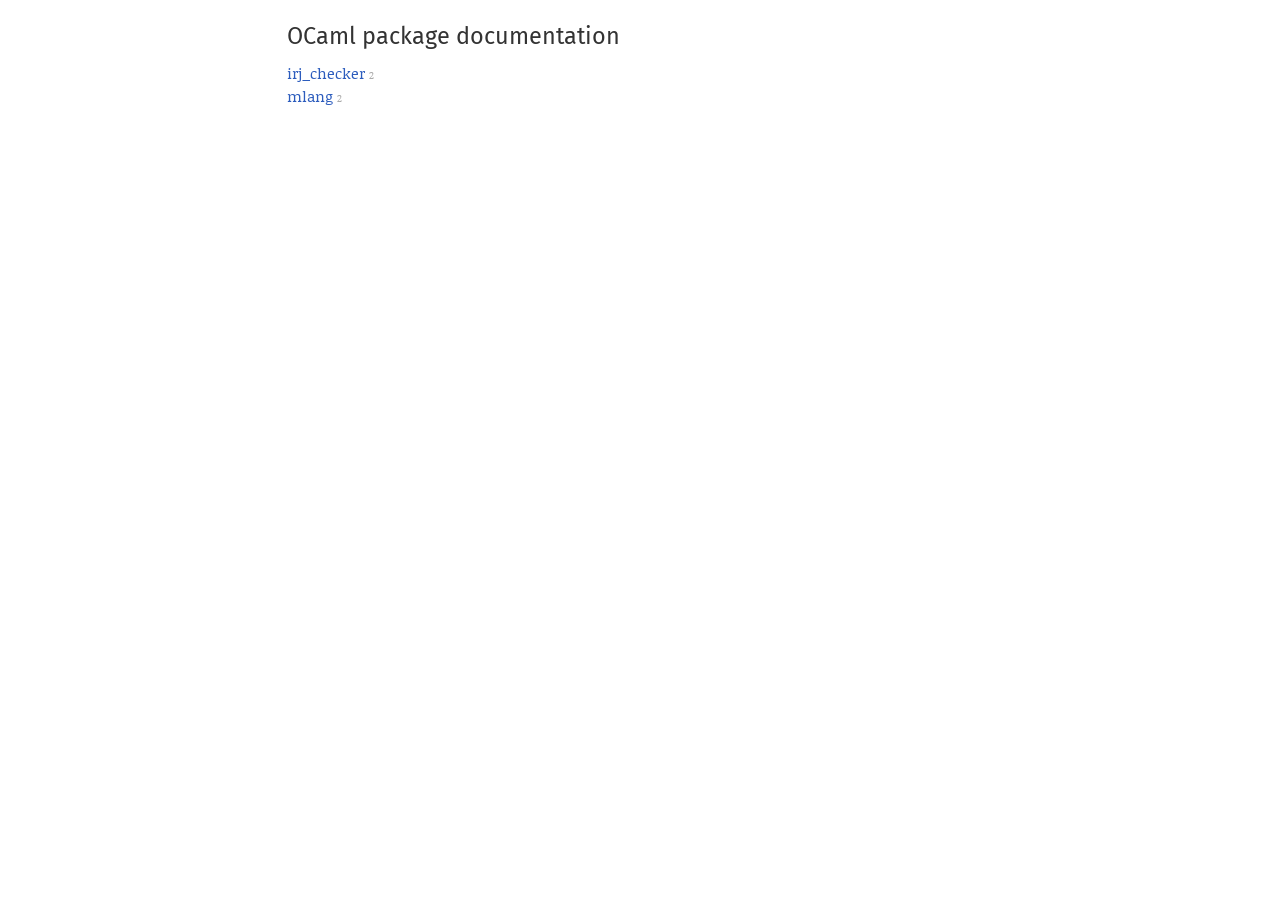
<file: index.html>
<!DOCTYPE html>
<html xmlns="http://www.w3.org/1999/xhtml">
  <head>
    <title>index</title>
    <link rel="stylesheet" href="./odoc.css"/>
    <meta charset="utf-8"/>
    <meta name="viewport" content="width=device-width,initial-scale=1.0"/>
  </head>
  <body>
    <main class="content">
      <div class="by-name">
      <h2>OCaml package documentation</h2>
      <ol>
      <li><a href="irj_checker/index.html">irj_checker</a> <span class="version">2</span></li>
      <li><a href="mlang/index.html">mlang</a> <span class="version">2</span></li>
      </ol>
      </div>
    </main>
  </body>
</html>
</file>
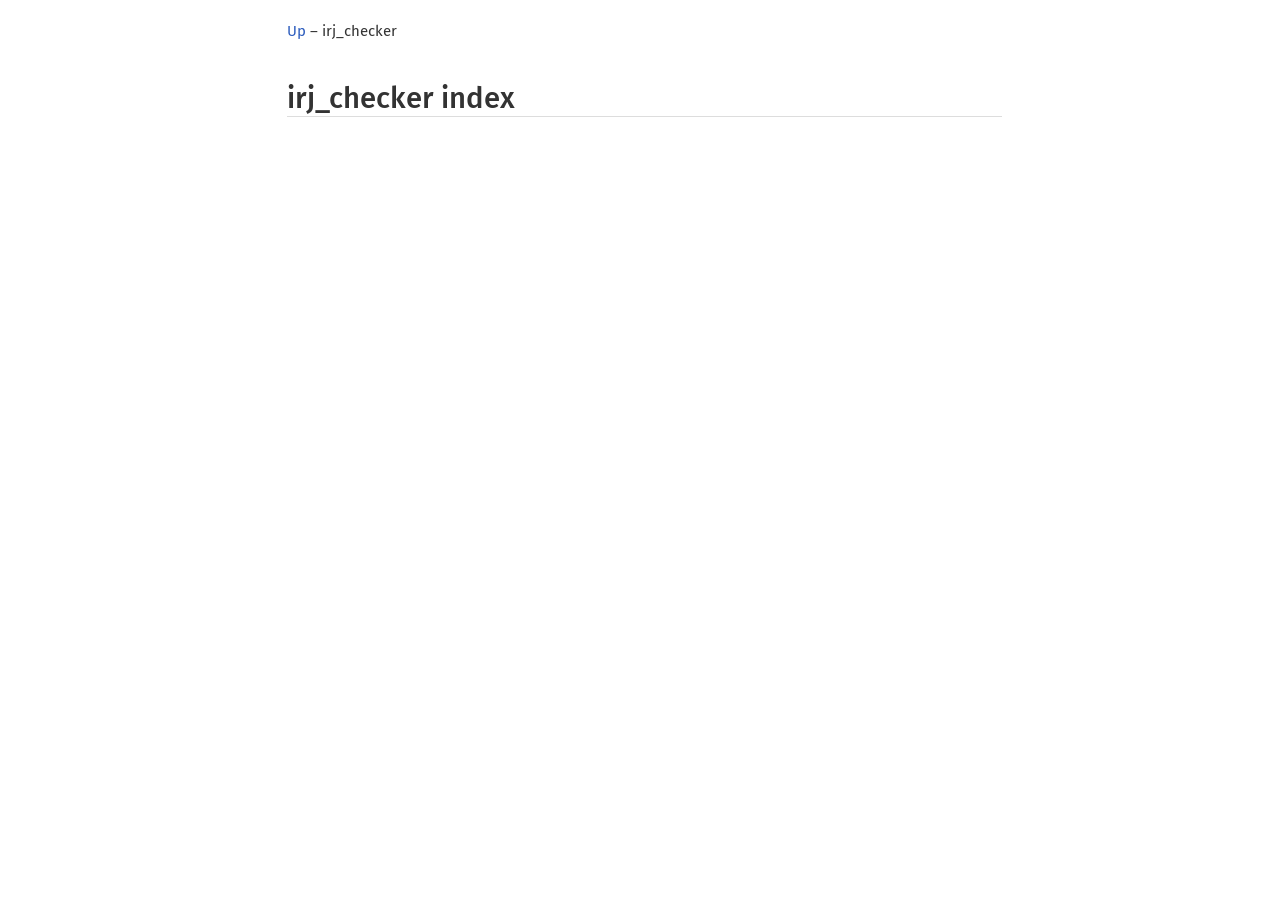
<file: irj_checker/index.html>
<!DOCTYPE html>
<html xmlns="http://www.w3.org/1999/xhtml"><head><title>index (irj_checker.index)</title><link rel="stylesheet" href="../odoc.css"/><meta charset="utf-8"/><meta name="generator" content="odoc 1.5.3"/><meta name="viewport" content="width=device-width,initial-scale=1.0"/><script src="../highlight.pack.js"></script><script>hljs.initHighlightingOnLoad();</script></head><body><div class="content"><header><nav><a href="../index.html">Up</a> – irj_checker</nav><h1 id="irj_checker-index"><a href="#irj_checker-index" class="anchor"></a>irj_checker index</h1></header></div></body></html>
</file>
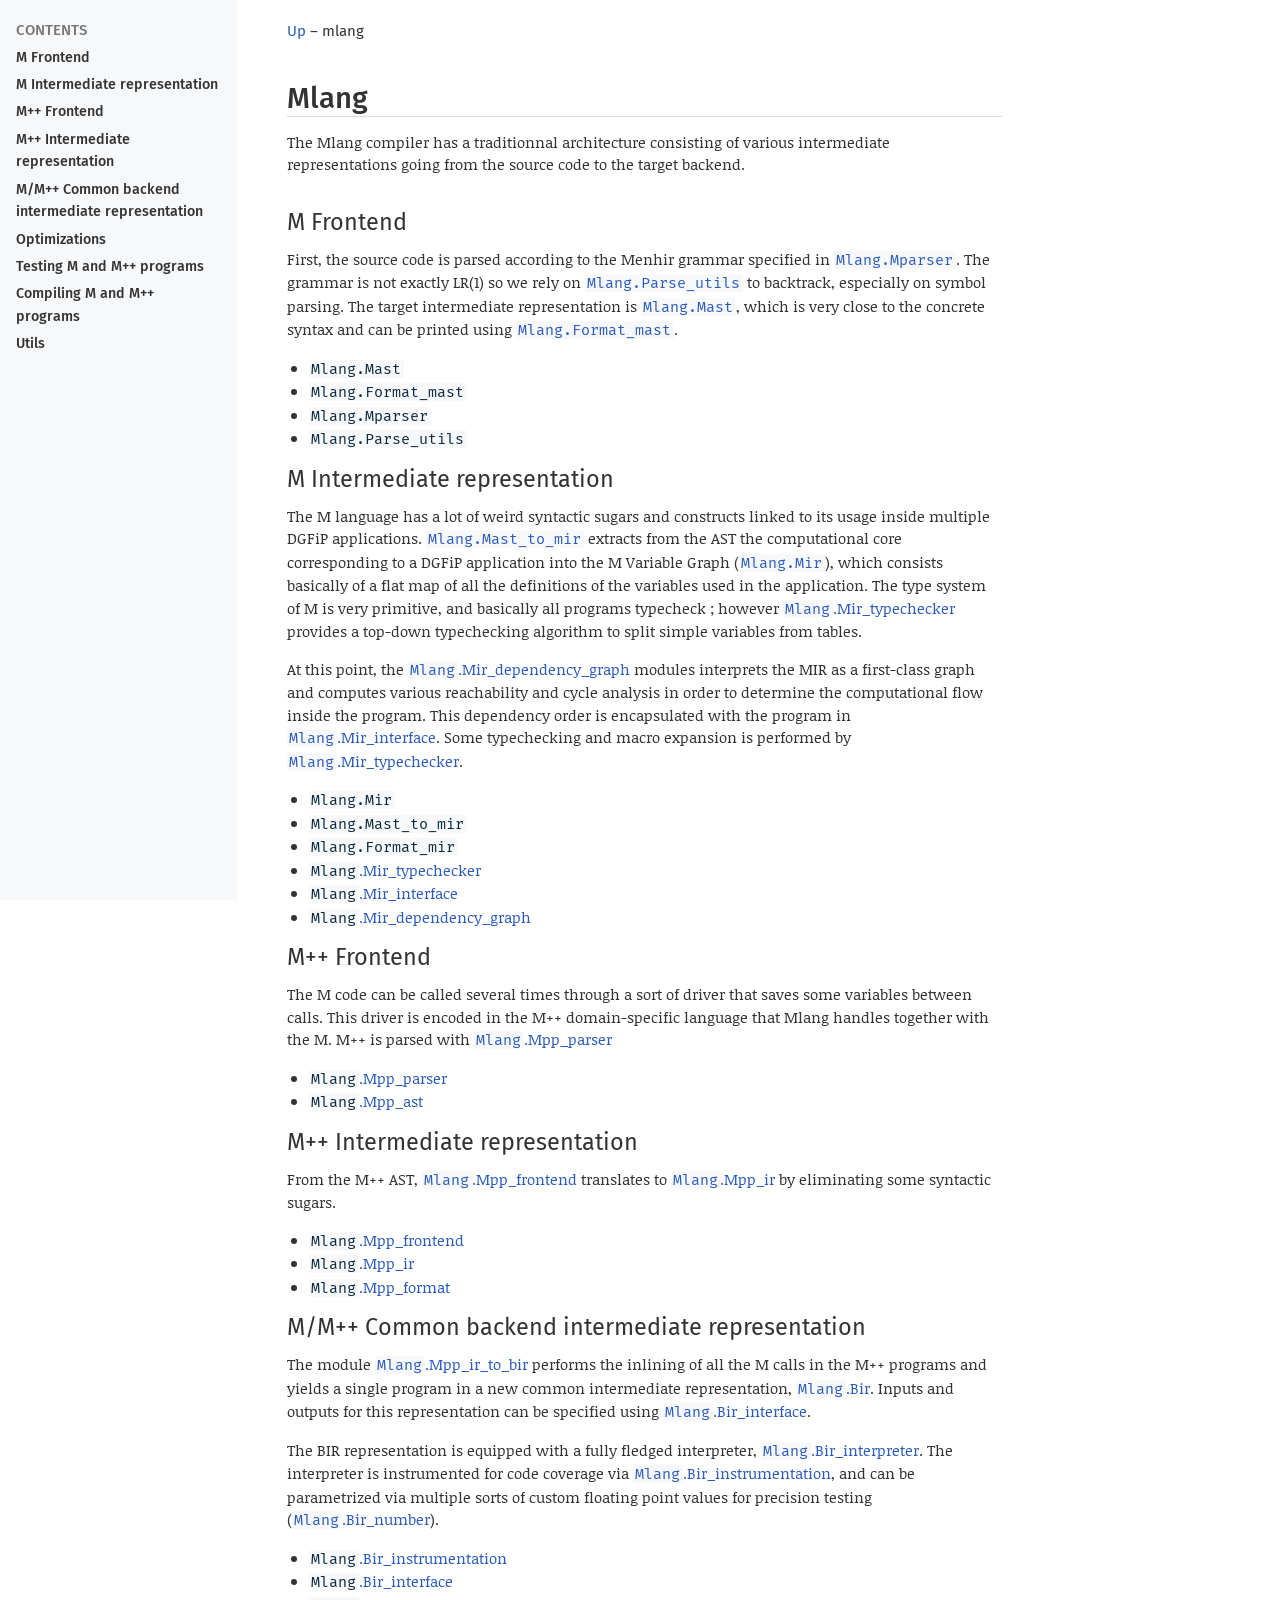
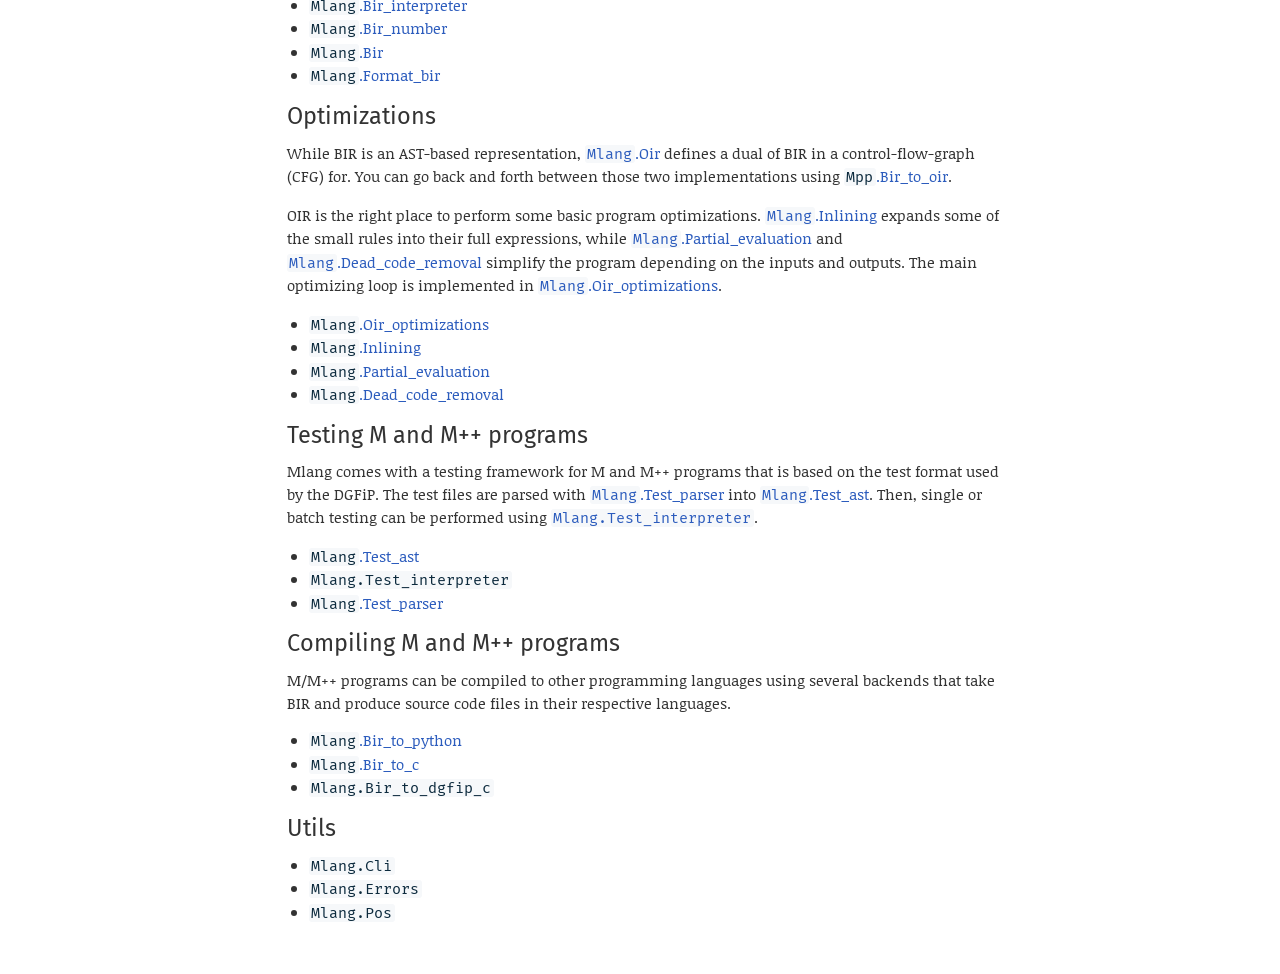
<file: mlang/index.html>
<!DOCTYPE html>
<html xmlns="http://www.w3.org/1999/xhtml"><head><title>index (mlang.index)</title><link rel="stylesheet" href="../odoc.css"/><meta charset="utf-8"/><meta name="generator" content="odoc 1.5.3"/><meta name="viewport" content="width=device-width,initial-scale=1.0"/><script src="../highlight.pack.js"></script><script>hljs.initHighlightingOnLoad();</script></head><body><div class="content"><header><nav><a href="../index.html">Up</a> – mlang</nav><h1 id="mlang"><a href="#mlang" class="anchor"></a>Mlang</h1><p>The Mlang compiler has a traditionnal architecture consisting of various intermediate representations going from the source code to the target backend.</p><nav class="toc"><ul><li><a href="#m-frontend">M Frontend</a></li><li><a href="#m-intermediate-representation">M Intermediate representation</a></li><li><a href="#m++-frontend">M++ Frontend</a></li><li><a href="#m++-intermediate-representation">M++ Intermediate representation</a></li><li><a href="#m/m++-common-backend-intermediate-representation">M/M++ Common backend intermediate representation</a></li><li><a href="#optimizations">Optimizations</a></li><li><a href="#testing-m-and-m++-programs">Testing M and M++ programs</a></li><li><a href="#compiling-m-and-m++-programs">Compiling M and M++ programs</a></li><li><a href="#utils">Utils</a></li></ul></nav></header><h2 id="m-frontend"><a href="#m-frontend" class="anchor"></a>M Frontend</h2><p>First, the source code is parsed according to the Menhir grammar specified in <a href="Mlang/Mparser/index.html"><code>Mlang.Mparser</code></a>. The grammar is not exactly LR(1) so we rely on <a href="Mlang/Parse_utils/index.html"><code>Mlang.Parse_utils</code></a> to backtrack, especially on symbol parsing. The target intermediate representation is <a href="Mlang/Mast/index.html"><code>Mlang.Mast</code></a>, which is very close to the concrete syntax and can be printed using <a href="Mlang/Format_mast/index.html"><code>Mlang.Format_mast</code></a>.</p><ul class="modules"><li><a href="Mlang/Mast/index.html"><code>Mlang.Mast</code></a></li><li><a href="Mlang/Format_mast/index.html"><code>Mlang.Format_mast</code></a></li><li><a href="Mlang/Mparser/index.html"><code>Mlang.Mparser</code></a></li><li><a href="Mlang/Parse_utils/index.html"><code>Mlang.Parse_utils</code></a></li></ul><h2 id="m-intermediate-representation"><a href="#m-intermediate-representation" class="anchor"></a>M Intermediate representation</h2><p>The M language has a lot of weird syntactic sugars and constructs linked to its usage inside multiple DGFiP applications. <a href="Mlang/Mast_to_mir/index.html"><code>Mlang.Mast_to_mir</code></a> extracts from the AST the computational core corresponding to a DGFiP application into the M Variable Graph (<a href="Mlang/Mir/index.html"><code>Mlang.Mir</code></a>), which consists basically of a flat map of all the definitions of the variables used in the application. The type system of M is very primitive, and basically all programs typecheck ; however <span class="xref-unresolved" title="unresolved reference to &quot;Mlang.Mir_typechecker&quot;"><a href="Mlang/index.html"><code>Mlang</code></a>.Mir_typechecker</span> provides a top-down typechecking algorithm to split simple variables from tables.</p><p>At this point, the <span class="xref-unresolved" title="unresolved reference to &quot;Mlang.Mir_dependency_graph&quot;"><a href="Mlang/index.html"><code>Mlang</code></a>.Mir_dependency_graph</span> modules interprets the MIR as a first-class graph and computes various reachability and cycle analysis in order to determine the computational flow inside the program. This dependency order is encapsulated with the program in <span class="xref-unresolved" title="unresolved reference to &quot;Mlang.Mir_interface&quot;"><a href="Mlang/index.html"><code>Mlang</code></a>.Mir_interface</span>. Some typechecking and macro expansion is performed by <span class="xref-unresolved" title="unresolved reference to &quot;Mlang.Mir_typechecker&quot;"><a href="Mlang/index.html"><code>Mlang</code></a>.Mir_typechecker</span>.</p><ul class="modules"><li><a href="Mlang/Mir/index.html"><code>Mlang.Mir</code></a></li><li><a href="Mlang/Mast_to_mir/index.html"><code>Mlang.Mast_to_mir</code></a></li><li><a href="Mlang/Format_mir/index.html"><code>Mlang.Format_mir</code></a></li><li><span class="xref-unresolved" title="unresolved reference to &quot;Mlang.Mir_typechecker&quot;"><a href="Mlang/index.html"><code>Mlang</code></a>.Mir_typechecker</span></li><li><span class="xref-unresolved" title="unresolved reference to &quot;Mlang.Mir_interface&quot;"><a href="Mlang/index.html"><code>Mlang</code></a>.Mir_interface</span></li><li><span class="xref-unresolved" title="unresolved reference to &quot;Mlang.Mir_dependency_graph&quot;"><a href="Mlang/index.html"><code>Mlang</code></a>.Mir_dependency_graph</span></li></ul><h2 id="m++-frontend"><a href="#m++-frontend" class="anchor"></a>M++ Frontend</h2><p>The M code can be called several times through a sort of driver that saves some variables between calls. This driver is encoded in the M++ domain-specific language that Mlang handles together with the M. M++ is parsed with <span class="xref-unresolved" title="unresolved reference to &quot;Mlang.Mpp_parser&quot;"><a href="Mlang/index.html"><code>Mlang</code></a>.Mpp_parser</span></p><ul class="modules"><li><span class="xref-unresolved" title="unresolved reference to &quot;Mlang.Mpp_parser&quot;"><a href="Mlang/index.html"><code>Mlang</code></a>.Mpp_parser</span></li><li><span class="xref-unresolved" title="unresolved reference to &quot;Mlang.Mpp_ast&quot;"><a href="Mlang/index.html"><code>Mlang</code></a>.Mpp_ast</span></li></ul><h2 id="m++-intermediate-representation"><a href="#m++-intermediate-representation" class="anchor"></a>M++ Intermediate representation</h2><p>From the M++ AST, <span class="xref-unresolved" title="unresolved reference to &quot;Mlang.Mpp_frontend&quot;"><a href="Mlang/index.html"><code>Mlang</code></a>.Mpp_frontend</span> translates to <span class="xref-unresolved" title="unresolved reference to &quot;Mlang.Mpp_ir&quot;"><a href="Mlang/index.html"><code>Mlang</code></a>.Mpp_ir</span> by eliminating some syntactic sugars.</p><ul class="modules"><li><span class="xref-unresolved" title="unresolved reference to &quot;Mlang.Mpp_frontend&quot;"><a href="Mlang/index.html"><code>Mlang</code></a>.Mpp_frontend</span></li><li><span class="xref-unresolved" title="unresolved reference to &quot;Mlang.Mpp_ir&quot;"><a href="Mlang/index.html"><code>Mlang</code></a>.Mpp_ir</span></li><li><span class="xref-unresolved" title="unresolved reference to &quot;Mlang.Mpp_format&quot;"><a href="Mlang/index.html"><code>Mlang</code></a>.Mpp_format</span></li></ul><h2 id="m/m++-common-backend-intermediate-representation"><a href="#m/m++-common-backend-intermediate-representation" class="anchor"></a>M/M++ Common backend intermediate representation</h2><p>The module <span class="xref-unresolved" title="unresolved reference to &quot;Mlang.Mpp_ir_to_bir&quot;"><a href="Mlang/index.html"><code>Mlang</code></a>.Mpp_ir_to_bir</span> performs the inlining of all the M calls in the M++ programs and yields a single program in a new common intermediate representation, <span class="xref-unresolved" title="unresolved reference to &quot;Mlang.Bir&quot;"><a href="Mlang/index.html"><code>Mlang</code></a>.Bir</span>. Inputs and outputs for this representation can be specified using <span class="xref-unresolved" title="unresolved reference to &quot;Mlang.Bir_interface&quot;"><a href="Mlang/index.html"><code>Mlang</code></a>.Bir_interface</span>.</p><p>The BIR representation is equipped with a fully fledged interpreter, <span class="xref-unresolved" title="unresolved reference to &quot;Mlang.Bir_interpreter&quot;"><a href="Mlang/index.html"><code>Mlang</code></a>.Bir_interpreter</span>. The interpreter is instrumented for code coverage via <span class="xref-unresolved" title="unresolved reference to &quot;Mlang.Bir_instrumentation&quot;"><a href="Mlang/index.html"><code>Mlang</code></a>.Bir_instrumentation</span>, and can be parametrized via multiple sorts of custom floating point values for precision testing (<span class="xref-unresolved" title="unresolved reference to &quot;Mlang.Bir_number&quot;"><a href="Mlang/index.html"><code>Mlang</code></a>.Bir_number</span>).</p><ul class="modules"><li><span class="xref-unresolved" title="unresolved reference to &quot;Mlang.Bir_instrumentation&quot;"><a href="Mlang/index.html"><code>Mlang</code></a>.Bir_instrumentation</span></li><li><span class="xref-unresolved" title="unresolved reference to &quot;Mlang.Bir_interface&quot;"><a href="Mlang/index.html"><code>Mlang</code></a>.Bir_interface</span></li><li><span class="xref-unresolved" title="unresolved reference to &quot;Mlang.Bir_interpreter&quot;"><a href="Mlang/index.html"><code>Mlang</code></a>.Bir_interpreter</span></li><li><span class="xref-unresolved" title="unresolved reference to &quot;Mlang.Bir_number&quot;"><a href="Mlang/index.html"><code>Mlang</code></a>.Bir_number</span></li><li><span class="xref-unresolved" title="unresolved reference to &quot;Mlang.Bir&quot;"><a href="Mlang/index.html"><code>Mlang</code></a>.Bir</span></li><li><span class="xref-unresolved" title="unresolved reference to &quot;Mlang.Format_bir&quot;"><a href="Mlang/index.html"><code>Mlang</code></a>.Format_bir</span></li></ul><h2 id="optimizations"><a href="#optimizations" class="anchor"></a>Optimizations</h2><p>While BIR is an AST-based representation, <span class="xref-unresolved" title="unresolved reference to &quot;Mlang.Oir&quot;"><a href="Mlang/index.html"><code>Mlang</code></a>.Oir</span> defines a dual of BIR in a control-flow-graph (CFG) for. You can go back and forth between those two implementations using <span class="xref-unresolved" title="unresolved reference to &quot;Mpp.Bir_to_oir&quot;"><code>Mpp</code>.Bir_to_oir</span>.</p><p>OIR is the right place to perform some basic program optimizations. <span class="xref-unresolved" title="unresolved reference to &quot;Mlang.Inlining&quot;"><a href="Mlang/index.html"><code>Mlang</code></a>.Inlining</span> expands some of the small rules into their full expressions, while <span class="xref-unresolved" title="unresolved reference to &quot;Mlang.Partial_evaluation&quot;"><a href="Mlang/index.html"><code>Mlang</code></a>.Partial_evaluation</span> and <span class="xref-unresolved" title="unresolved reference to &quot;Mlang.Dead_code_removal&quot;"><a href="Mlang/index.html"><code>Mlang</code></a>.Dead_code_removal</span> simplify the program depending on the inputs and outputs. The main optimizing loop is implemented in <span class="xref-unresolved" title="unresolved reference to &quot;Mlang.Oir_optimizations&quot;"><a href="Mlang/index.html"><code>Mlang</code></a>.Oir_optimizations</span>.</p><ul class="modules"><li><span class="xref-unresolved" title="unresolved reference to &quot;Mlang.Oir_optimizations&quot;"><a href="Mlang/index.html"><code>Mlang</code></a>.Oir_optimizations</span></li><li><span class="xref-unresolved" title="unresolved reference to &quot;Mlang.Inlining&quot;"><a href="Mlang/index.html"><code>Mlang</code></a>.Inlining</span></li><li><span class="xref-unresolved" title="unresolved reference to &quot;Mlang.Partial_evaluation&quot;"><a href="Mlang/index.html"><code>Mlang</code></a>.Partial_evaluation</span></li><li><span class="xref-unresolved" title="unresolved reference to &quot;Mlang.Dead_code_removal&quot;"><a href="Mlang/index.html"><code>Mlang</code></a>.Dead_code_removal</span></li></ul><h2 id="testing-m-and-m++-programs"><a href="#testing-m-and-m++-programs" class="anchor"></a>Testing M and M++ programs</h2><p>Mlang comes with a testing framework for M and M++ programs that is based on the test format used by the DGFiP. The test files are parsed with <span class="xref-unresolved" title="unresolved reference to &quot;Mlang.Test_parser&quot;"><a href="Mlang/index.html"><code>Mlang</code></a>.Test_parser</span> into <span class="xref-unresolved" title="unresolved reference to &quot;Mlang.Test_ast&quot;"><a href="Mlang/index.html"><code>Mlang</code></a>.Test_ast</span>. Then, single or batch testing can be performed using <a href="Mlang/Test_interpreter/index.html"><code>Mlang.Test_interpreter</code></a>.</p><ul class="modules"><li><span class="xref-unresolved" title="unresolved reference to &quot;Mlang.Test_ast&quot;"><a href="Mlang/index.html"><code>Mlang</code></a>.Test_ast</span></li><li><a href="Mlang/Test_interpreter/index.html"><code>Mlang.Test_interpreter</code></a></li><li><span class="xref-unresolved" title="unresolved reference to &quot;Mlang.Test_parser&quot;"><a href="Mlang/index.html"><code>Mlang</code></a>.Test_parser</span></li></ul><h2 id="compiling-m-and-m++-programs"><a href="#compiling-m-and-m++-programs" class="anchor"></a>Compiling M and M++ programs</h2><p>M/M++ programs can be compiled to other programming languages using several backends that take BIR and produce source code files in their respective languages.</p><ul class="modules"><li><span class="xref-unresolved" title="unresolved reference to &quot;Mlang.Bir_to_python&quot;"><a href="Mlang/index.html"><code>Mlang</code></a>.Bir_to_python</span></li><li><span class="xref-unresolved" title="unresolved reference to &quot;Mlang.Bir_to_c&quot;"><a href="Mlang/index.html"><code>Mlang</code></a>.Bir_to_c</span></li><li><a href="Mlang/Bir_to_dgfip_c/index.html"><code>Mlang.Bir_to_dgfip_c</code></a></li></ul><h2 id="utils"><a href="#utils" class="anchor"></a>Utils</h2><ul class="modules"><li><a href="Mlang/Cli/index.html"><code>Mlang.Cli</code></a></li><li><a href="Mlang/Errors/index.html"><code>Mlang.Errors</code></a></li><li><a href="Mlang/Pos/index.html"><code>Mlang.Pos</code></a></li></ul></div></body></html>
</file>
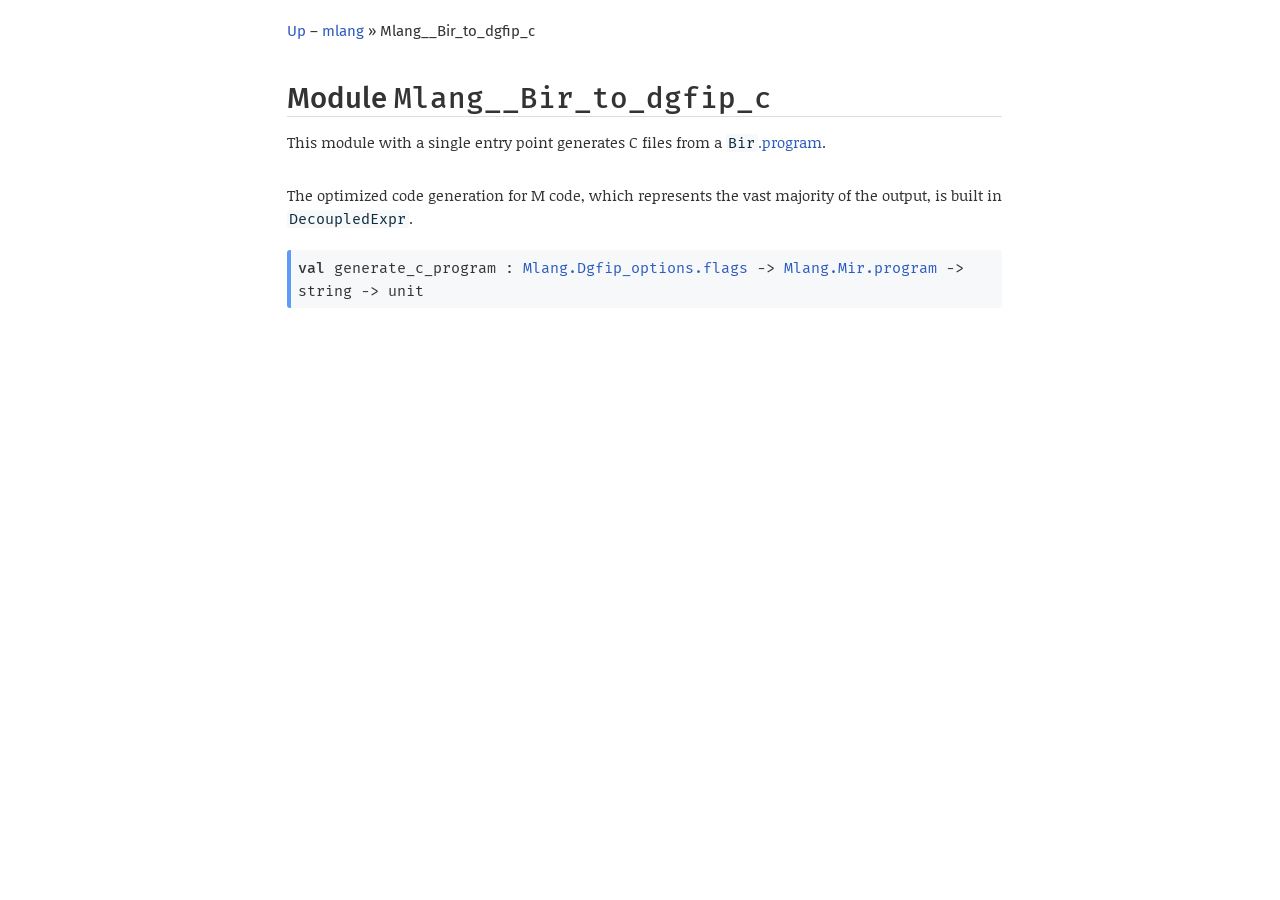
<file: mlang/Mlang__Bir_to_dgfip_c/index.html>
<!DOCTYPE html>
<html xmlns="http://www.w3.org/1999/xhtml"><head><title>Mlang__Bir_to_dgfip_c (mlang.Mlang__Bir_to_dgfip_c)</title><link rel="stylesheet" href="../../odoc.css"/><meta charset="utf-8"/><meta name="generator" content="odoc 1.5.3"/><meta name="viewport" content="width=device-width,initial-scale=1.0"/><script src="../../highlight.pack.js"></script><script>hljs.initHighlightingOnLoad();</script></head><body><div class="content"><header><nav><a href="../index.html">Up</a> – <a href="../index.html">mlang</a> &#x00BB; Mlang__Bir_to_dgfip_c</nav><h1>Module <code>Mlang__Bir_to_dgfip_c</code></h1><p>This module with a single entry point generates C files from a <span class="xref-unresolved" title="unresolved reference to &quot;Bir.program&quot;"><code>Bir</code>.program</span>.</p></header><aside><p>The optimized code generation for M code, which represents the vast majority of the output, is built in <code>DecoupledExpr</code>.</p></aside><dl><dt class="spec value" id="val-generate_c_program"><a href="#val-generate_c_program" class="anchor"></a><code><span class="keyword">val</span> generate_c_program : <a href="../Mlang/Dgfip_options/index.html#type-flags">Mlang.Dgfip_options.flags</a> <span>&#45;&gt;</span> <a href="../Mlang/Mir/index.html#type-program">Mlang.Mir.program</a> <span>&#45;&gt;</span> string <span>&#45;&gt;</span> unit</code></dt></dl></div></body></html>
</file>
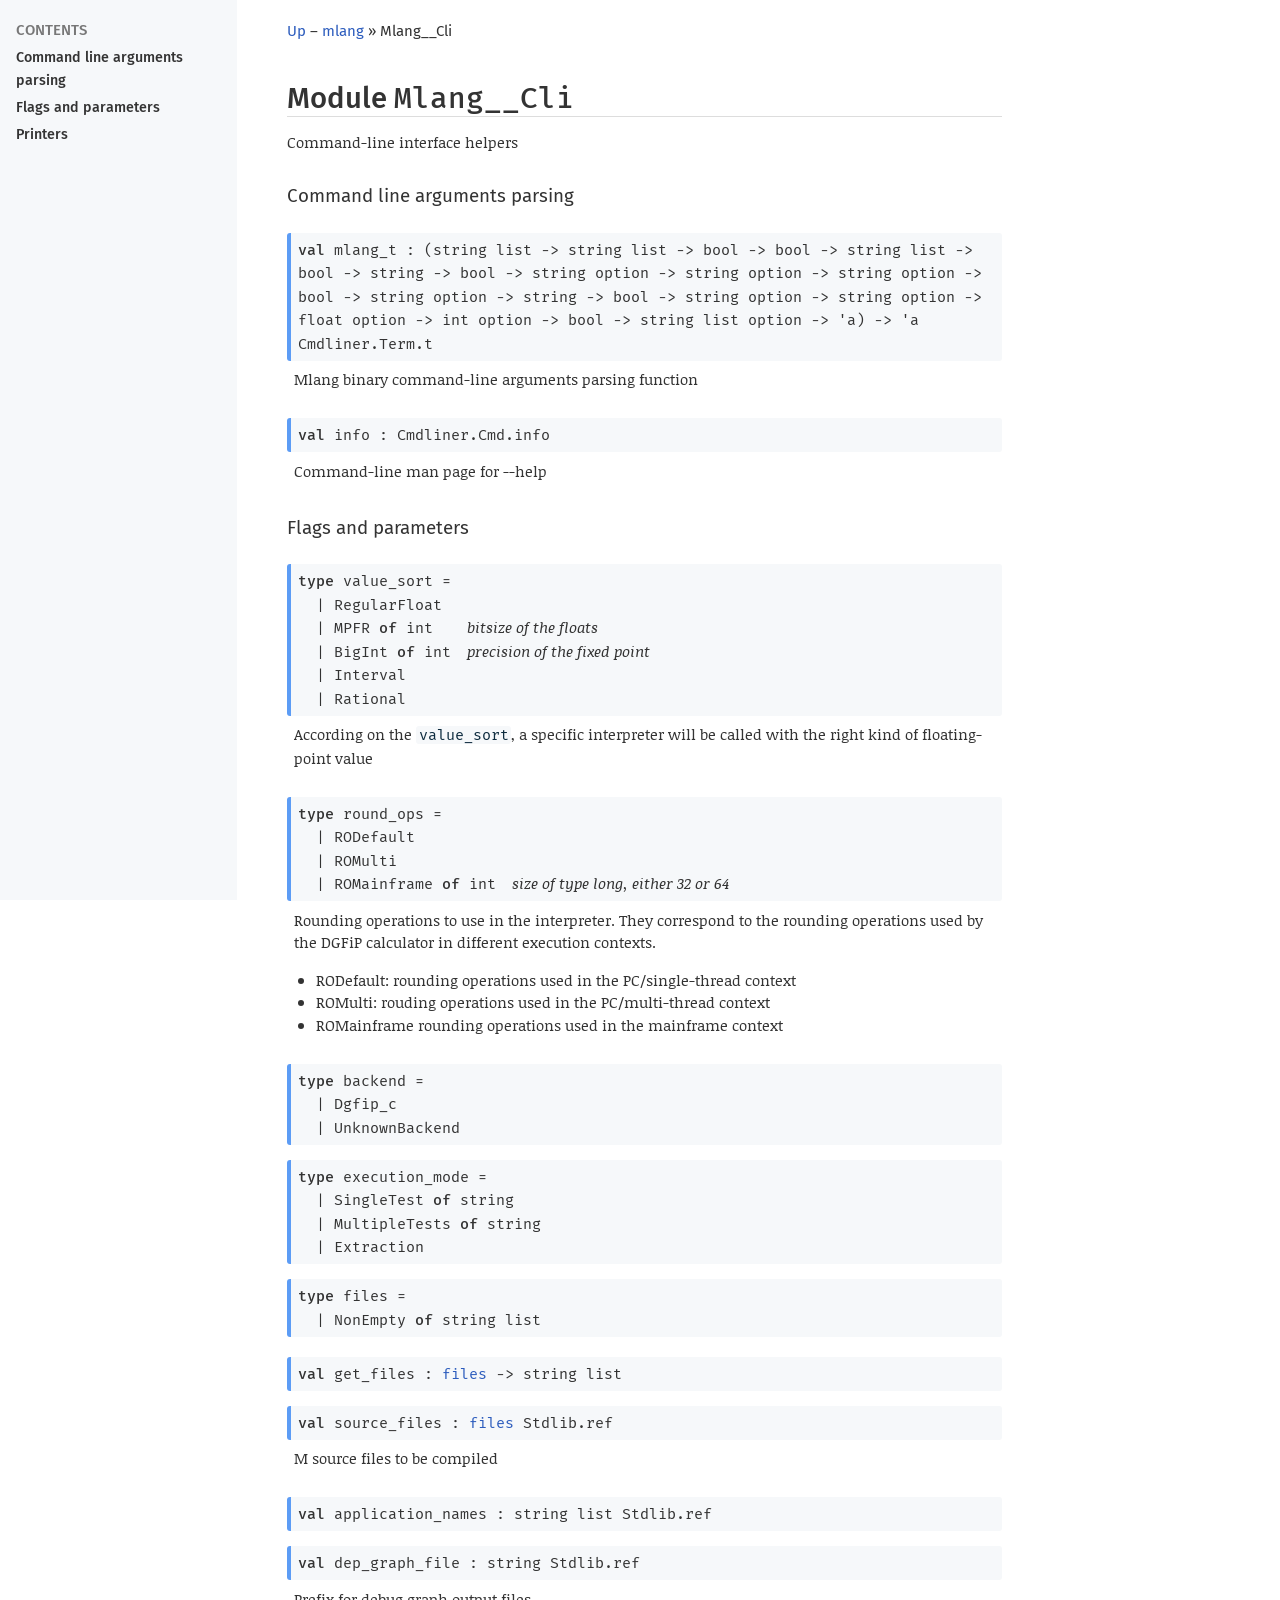
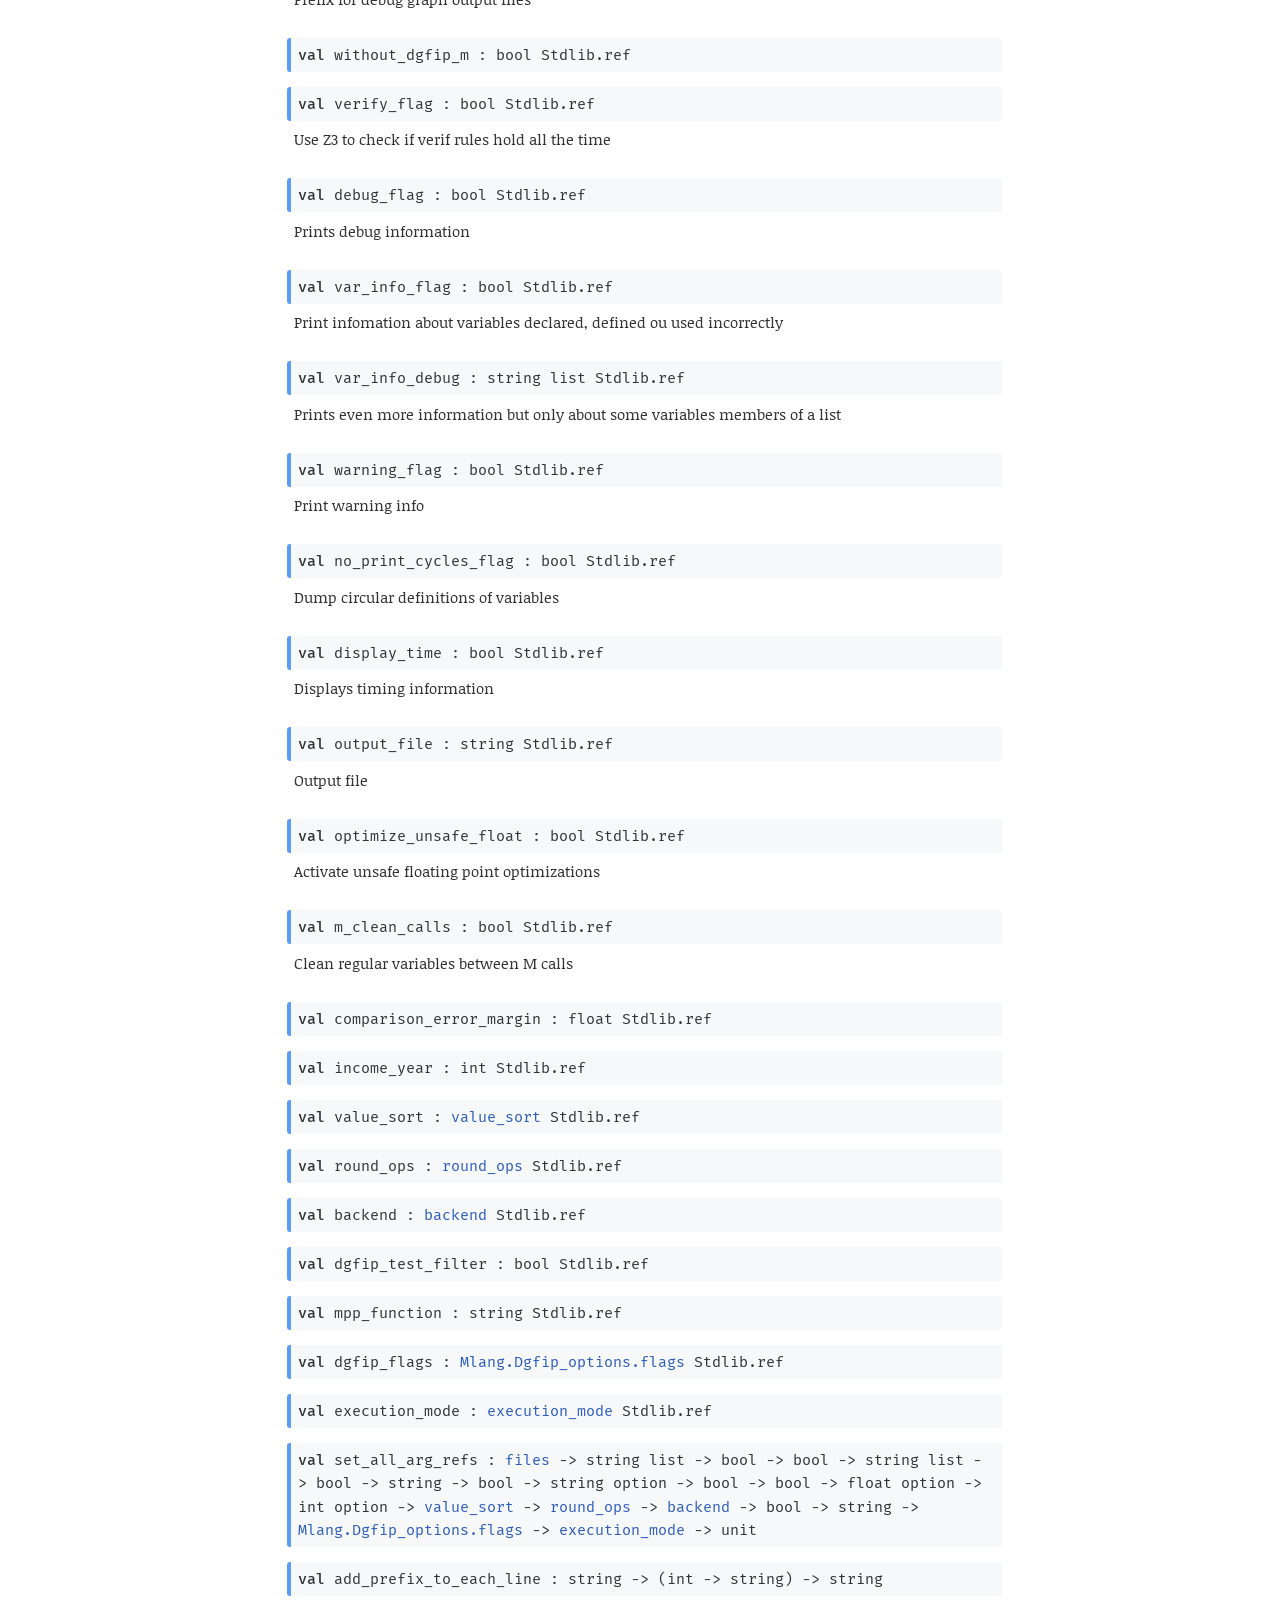
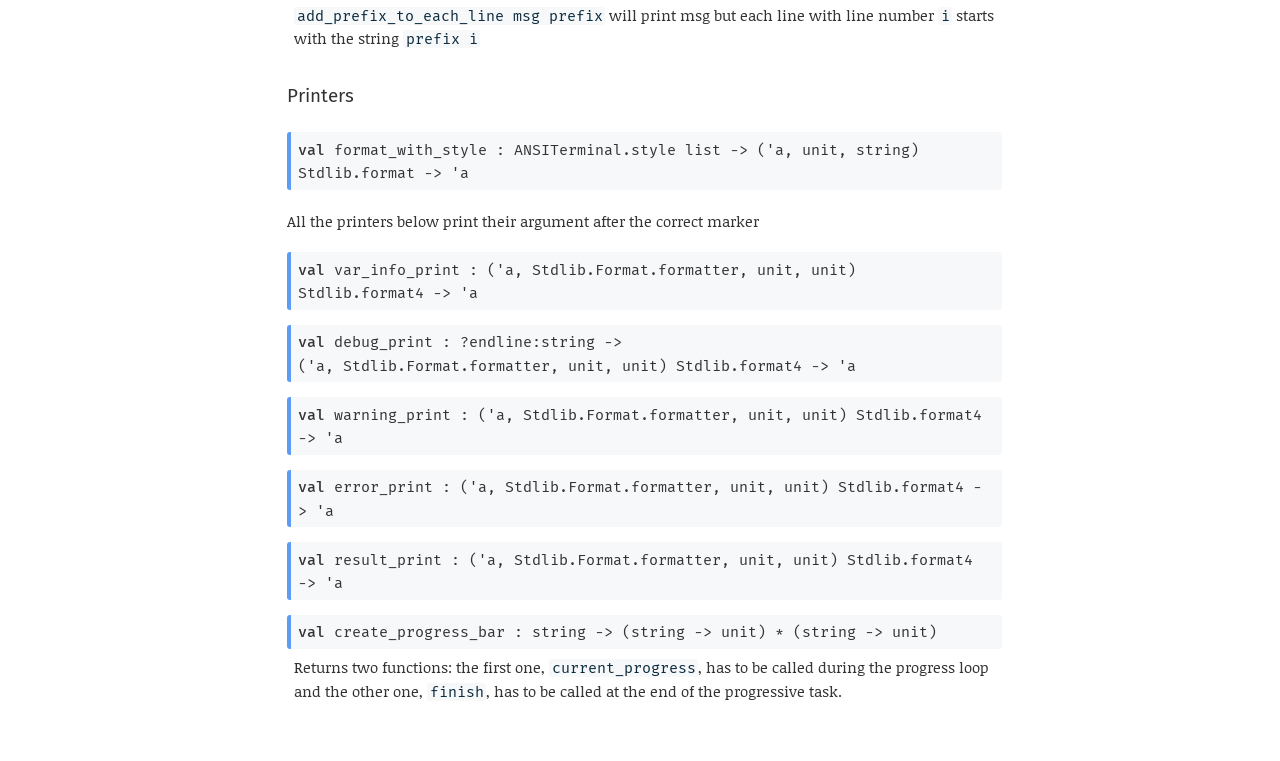
<file: mlang/Mlang__Cli/index.html>
<!DOCTYPE html>
<html xmlns="http://www.w3.org/1999/xhtml"><head><title>Mlang__Cli (mlang.Mlang__Cli)</title><link rel="stylesheet" href="../../odoc.css"/><meta charset="utf-8"/><meta name="generator" content="odoc 1.5.3"/><meta name="viewport" content="width=device-width,initial-scale=1.0"/><script src="../../highlight.pack.js"></script><script>hljs.initHighlightingOnLoad();</script></head><body><div class="content"><header><nav><a href="../index.html">Up</a> – <a href="../index.html">mlang</a> &#x00BB; Mlang__Cli</nav><h1>Module <code>Mlang__Cli</code></h1><p>Command-line interface helpers</p><nav class="toc"><ul><li><a href="#command-line-arguments-parsing">Command line arguments parsing</a></li><li><a href="#flags-and-parameters">Flags and parameters</a></li><li><a href="#printers">Printers</a></li></ul></nav></header><section><header><h3 id="command-line-arguments-parsing"><a href="#command-line-arguments-parsing" class="anchor"></a>Command line arguments parsing</h3></header><dl><dt class="spec value" id="val-mlang_t"><a href="#val-mlang_t" class="anchor"></a><code><span class="keyword">val</span> mlang_t : <span>(<span>string list</span> <span>&#45;&gt;</span> <span>string list</span> <span>&#45;&gt;</span> bool <span>&#45;&gt;</span> bool <span>&#45;&gt;</span> <span>string list</span> <span>&#45;&gt;</span> bool <span>&#45;&gt;</span> string <span>&#45;&gt;</span> bool <span>&#45;&gt;</span> <span>string option</span> <span>&#45;&gt;</span> <span>string option</span> <span>&#45;&gt;</span> <span>string option</span> <span>&#45;&gt;</span> bool <span>&#45;&gt;</span> <span>string option</span> <span>&#45;&gt;</span> string <span>&#45;&gt;</span> bool <span>&#45;&gt;</span> <span>string option</span> <span>&#45;&gt;</span> <span>string option</span> <span>&#45;&gt;</span> <span>float option</span> <span>&#45;&gt;</span> <span>int option</span> <span>&#45;&gt;</span> bool <span>&#45;&gt;</span> <span><span>string list</span> option</span> <span>&#45;&gt;</span> <span class="type-var">'a</span>)</span> <span>&#45;&gt;</span> <span><span class="type-var">'a</span> Cmdliner.Term.t</span></code></dt><dd><p>Mlang binary command-line arguments parsing function</p></dd></dl><dl><dt class="spec value" id="val-info"><a href="#val-info" class="anchor"></a><code><span class="keyword">val</span> info : Cmdliner.Cmd.info</code></dt><dd><p>Command-line man page for --help</p></dd></dl></section><section><header><h3 id="flags-and-parameters"><a href="#flags-and-parameters" class="anchor"></a>Flags and parameters</h3></header><dl><dt class="spec type" id="type-value_sort"><a href="#type-value_sort" class="anchor"></a><code><span class="keyword">type</span> value_sort</code><code> = </code><table class="variant"><tr id="type-value_sort.RegularFloat" class="anchored"><td class="def constructor"><a href="#type-value_sort.RegularFloat" class="anchor"></a><code>| </code><code><span class="constructor">RegularFloat</span></code></td></tr><tr id="type-value_sort.MPFR" class="anchored"><td class="def constructor"><a href="#type-value_sort.MPFR" class="anchor"></a><code>| </code><code><span class="constructor">MPFR</span> <span class="keyword">of</span> int</code></td><td class="doc"><p>bitsize of the floats</p></td></tr><tr id="type-value_sort.BigInt" class="anchored"><td class="def constructor"><a href="#type-value_sort.BigInt" class="anchor"></a><code>| </code><code><span class="constructor">BigInt</span> <span class="keyword">of</span> int</code></td><td class="doc"><p>precision of the fixed point</p></td></tr><tr id="type-value_sort.Interval" class="anchored"><td class="def constructor"><a href="#type-value_sort.Interval" class="anchor"></a><code>| </code><code><span class="constructor">Interval</span></code></td></tr><tr id="type-value_sort.Rational" class="anchored"><td class="def constructor"><a href="#type-value_sort.Rational" class="anchor"></a><code>| </code><code><span class="constructor">Rational</span></code></td></tr></table></dt><dd><p>According on the <code>value_sort</code>, a specific interpreter will be called with the right kind of floating-point value</p></dd></dl><dl><dt class="spec type" id="type-round_ops"><a href="#type-round_ops" class="anchor"></a><code><span class="keyword">type</span> round_ops</code><code> = </code><table class="variant"><tr id="type-round_ops.RODefault" class="anchored"><td class="def constructor"><a href="#type-round_ops.RODefault" class="anchor"></a><code>| </code><code><span class="constructor">RODefault</span></code></td></tr><tr id="type-round_ops.ROMulti" class="anchored"><td class="def constructor"><a href="#type-round_ops.ROMulti" class="anchor"></a><code>| </code><code><span class="constructor">ROMulti</span></code></td></tr><tr id="type-round_ops.ROMainframe" class="anchored"><td class="def constructor"><a href="#type-round_ops.ROMainframe" class="anchor"></a><code>| </code><code><span class="constructor">ROMainframe</span> <span class="keyword">of</span> int</code></td><td class="doc"><p>size of type long, either 32 or 64</p></td></tr></table></dt><dd><p>Rounding operations to use in the interpreter. They correspond to the rounding operations used by the DGFiP calculator in different execution contexts.</p><ul><li>RODefault: rounding operations used in the PC/single-thread context</li><li>ROMulti: rouding operations used in the PC/multi-thread context</li><li>ROMainframe rounding operations used in the mainframe context</li></ul></dd></dl><dl><dt class="spec type" id="type-backend"><a href="#type-backend" class="anchor"></a><code><span class="keyword">type</span> backend</code><code> = </code><table class="variant"><tr id="type-backend.Dgfip_c" class="anchored"><td class="def constructor"><a href="#type-backend.Dgfip_c" class="anchor"></a><code>| </code><code><span class="constructor">Dgfip_c</span></code></td></tr><tr id="type-backend.UnknownBackend" class="anchored"><td class="def constructor"><a href="#type-backend.UnknownBackend" class="anchor"></a><code>| </code><code><span class="constructor">UnknownBackend</span></code></td></tr></table></dt><dt class="spec type" id="type-execution_mode"><a href="#type-execution_mode" class="anchor"></a><code><span class="keyword">type</span> execution_mode</code><code> = </code><table class="variant"><tr id="type-execution_mode.SingleTest" class="anchored"><td class="def constructor"><a href="#type-execution_mode.SingleTest" class="anchor"></a><code>| </code><code><span class="constructor">SingleTest</span> <span class="keyword">of</span> string</code></td></tr><tr id="type-execution_mode.MultipleTests" class="anchored"><td class="def constructor"><a href="#type-execution_mode.MultipleTests" class="anchor"></a><code>| </code><code><span class="constructor">MultipleTests</span> <span class="keyword">of</span> string</code></td></tr><tr id="type-execution_mode.Extraction" class="anchored"><td class="def constructor"><a href="#type-execution_mode.Extraction" class="anchor"></a><code>| </code><code><span class="constructor">Extraction</span></code></td></tr></table></dt><dt class="spec type" id="type-files"><a href="#type-files" class="anchor"></a><code><span class="keyword">type</span> files</code><code> = </code><table class="variant"><tr id="type-files.NonEmpty" class="anchored"><td class="def constructor"><a href="#type-files.NonEmpty" class="anchor"></a><code>| </code><code><span class="constructor">NonEmpty</span> <span class="keyword">of</span> <span>string list</span></code></td></tr></table></dt></dl><dl><dt class="spec value" id="val-get_files"><a href="#val-get_files" class="anchor"></a><code><span class="keyword">val</span> get_files : <a href="index.html#type-files">files</a> <span>&#45;&gt;</span> <span>string list</span></code></dt><dt class="spec value" id="val-source_files"><a href="#val-source_files" class="anchor"></a><code><span class="keyword">val</span> source_files : <span><a href="index.html#type-files">files</a> Stdlib.ref</span></code></dt><dd><p>M source files to be compiled</p></dd></dl><dl><dt class="spec value" id="val-application_names"><a href="#val-application_names" class="anchor"></a><code><span class="keyword">val</span> application_names : <span><span>string list</span> Stdlib.ref</span></code></dt><dt class="spec value" id="val-dep_graph_file"><a href="#val-dep_graph_file" class="anchor"></a><code><span class="keyword">val</span> dep_graph_file : <span>string Stdlib.ref</span></code></dt><dd><p>Prefix for debug graph output files</p></dd></dl><dl><dt class="spec value" id="val-without_dgfip_m"><a href="#val-without_dgfip_m" class="anchor"></a><code><span class="keyword">val</span> without_dgfip_m : <span>bool Stdlib.ref</span></code></dt><dt class="spec value" id="val-verify_flag"><a href="#val-verify_flag" class="anchor"></a><code><span class="keyword">val</span> verify_flag : <span>bool Stdlib.ref</span></code></dt><dd><p>Use Z3 to check if verif rules hold all the time</p></dd></dl><dl><dt class="spec value" id="val-debug_flag"><a href="#val-debug_flag" class="anchor"></a><code><span class="keyword">val</span> debug_flag : <span>bool Stdlib.ref</span></code></dt><dd><p>Prints debug information</p></dd></dl><dl><dt class="spec value" id="val-var_info_flag"><a href="#val-var_info_flag" class="anchor"></a><code><span class="keyword">val</span> var_info_flag : <span>bool Stdlib.ref</span></code></dt><dd><p>Print infomation about variables declared, defined ou used incorrectly</p></dd></dl><dl><dt class="spec value" id="val-var_info_debug"><a href="#val-var_info_debug" class="anchor"></a><code><span class="keyword">val</span> var_info_debug : <span><span>string list</span> Stdlib.ref</span></code></dt><dd><p>Prints even more information but only about some variables members of a list</p></dd></dl><dl><dt class="spec value" id="val-warning_flag"><a href="#val-warning_flag" class="anchor"></a><code><span class="keyword">val</span> warning_flag : <span>bool Stdlib.ref</span></code></dt><dd><p>Print warning info</p></dd></dl><dl><dt class="spec value" id="val-no_print_cycles_flag"><a href="#val-no_print_cycles_flag" class="anchor"></a><code><span class="keyword">val</span> no_print_cycles_flag : <span>bool Stdlib.ref</span></code></dt><dd><p>Dump circular definitions of variables</p></dd></dl><dl><dt class="spec value" id="val-display_time"><a href="#val-display_time" class="anchor"></a><code><span class="keyword">val</span> display_time : <span>bool Stdlib.ref</span></code></dt><dd><p>Displays timing information</p></dd></dl><dl><dt class="spec value" id="val-output_file"><a href="#val-output_file" class="anchor"></a><code><span class="keyword">val</span> output_file : <span>string Stdlib.ref</span></code></dt><dd><p>Output file</p></dd></dl><dl><dt class="spec value" id="val-optimize_unsafe_float"><a href="#val-optimize_unsafe_float" class="anchor"></a><code><span class="keyword">val</span> optimize_unsafe_float : <span>bool Stdlib.ref</span></code></dt><dd><p>Activate unsafe floating point optimizations</p></dd></dl><dl><dt class="spec value" id="val-m_clean_calls"><a href="#val-m_clean_calls" class="anchor"></a><code><span class="keyword">val</span> m_clean_calls : <span>bool Stdlib.ref</span></code></dt><dd><p>Clean regular variables between M calls</p></dd></dl><dl><dt class="spec value" id="val-comparison_error_margin"><a href="#val-comparison_error_margin" class="anchor"></a><code><span class="keyword">val</span> comparison_error_margin : <span>float Stdlib.ref</span></code></dt><dt class="spec value" id="val-income_year"><a href="#val-income_year" class="anchor"></a><code><span class="keyword">val</span> income_year : <span>int Stdlib.ref</span></code></dt><dt class="spec value" id="val-value_sort"><a href="#val-value_sort" class="anchor"></a><code><span class="keyword">val</span> value_sort : <span><a href="index.html#type-value_sort">value_sort</a> Stdlib.ref</span></code></dt><dt class="spec value" id="val-round_ops"><a href="#val-round_ops" class="anchor"></a><code><span class="keyword">val</span> round_ops : <span><a href="index.html#type-round_ops">round_ops</a> Stdlib.ref</span></code></dt><dt class="spec value" id="val-backend"><a href="#val-backend" class="anchor"></a><code><span class="keyword">val</span> backend : <span><a href="index.html#type-backend">backend</a> Stdlib.ref</span></code></dt><dt class="spec value" id="val-dgfip_test_filter"><a href="#val-dgfip_test_filter" class="anchor"></a><code><span class="keyword">val</span> dgfip_test_filter : <span>bool Stdlib.ref</span></code></dt><dt class="spec value" id="val-mpp_function"><a href="#val-mpp_function" class="anchor"></a><code><span class="keyword">val</span> mpp_function : <span>string Stdlib.ref</span></code></dt><dt class="spec value" id="val-dgfip_flags"><a href="#val-dgfip_flags" class="anchor"></a><code><span class="keyword">val</span> dgfip_flags : <span><a href="../Mlang/Dgfip_options/index.html#type-flags">Mlang.Dgfip_options.flags</a> Stdlib.ref</span></code></dt><dt class="spec value" id="val-execution_mode"><a href="#val-execution_mode" class="anchor"></a><code><span class="keyword">val</span> execution_mode : <span><a href="index.html#type-execution_mode">execution_mode</a> Stdlib.ref</span></code></dt><dt class="spec value" id="val-set_all_arg_refs"><a href="#val-set_all_arg_refs" class="anchor"></a><code><span class="keyword">val</span> set_all_arg_refs : <a href="index.html#type-files">files</a> <span>&#45;&gt;</span> <span>string list</span> <span>&#45;&gt;</span> bool <span>&#45;&gt;</span> bool <span>&#45;&gt;</span> <span>string list</span> <span>&#45;&gt;</span> bool <span>&#45;&gt;</span> string <span>&#45;&gt;</span> bool <span>&#45;&gt;</span> <span>string option</span> <span>&#45;&gt;</span> bool <span>&#45;&gt;</span> bool <span>&#45;&gt;</span> <span>float option</span> <span>&#45;&gt;</span> <span>int option</span> <span>&#45;&gt;</span> <a href="index.html#type-value_sort">value_sort</a> <span>&#45;&gt;</span> <a href="index.html#type-round_ops">round_ops</a> <span>&#45;&gt;</span> <a href="index.html#type-backend">backend</a> <span>&#45;&gt;</span> bool <span>&#45;&gt;</span> string <span>&#45;&gt;</span> <a href="../Mlang/Dgfip_options/index.html#type-flags">Mlang.Dgfip_options.flags</a> <span>&#45;&gt;</span> <a href="index.html#type-execution_mode">execution_mode</a> <span>&#45;&gt;</span> unit</code></dt><dt class="spec value" id="val-add_prefix_to_each_line"><a href="#val-add_prefix_to_each_line" class="anchor"></a><code><span class="keyword">val</span> add_prefix_to_each_line : string <span>&#45;&gt;</span> <span>(int <span>&#45;&gt;</span> string)</span> <span>&#45;&gt;</span> string</code></dt><dd><p><code>add_prefix_to_each_line msg prefix</code> will print msg but each line with line number <code>i</code> starts with the string <code>prefix i</code></p></dd></dl></section><section><header><h3 id="printers"><a href="#printers" class="anchor"></a>Printers</h3></header><dl><dt class="spec value" id="val-format_with_style"><a href="#val-format_with_style" class="anchor"></a><code><span class="keyword">val</span> format_with_style : <span>ANSITerminal.style list</span> <span>&#45;&gt;</span> <span><span>(<span class="type-var">'a</span>, unit, string)</span> Stdlib.format</span> <span>&#45;&gt;</span> <span class="type-var">'a</span></code></dt></dl><aside><p>All the printers below print their argument after the correct marker</p></aside><dl><dt class="spec value" id="val-var_info_print"><a href="#val-var_info_print" class="anchor"></a><code><span class="keyword">val</span> var_info_print : <span><span>(<span class="type-var">'a</span>, Stdlib.Format.formatter, unit, unit)</span> Stdlib.format4</span> <span>&#45;&gt;</span> <span class="type-var">'a</span></code></dt><dt class="spec value" id="val-debug_print"><a href="#val-debug_print" class="anchor"></a><code><span class="keyword">val</span> debug_print : <span>?&#8288;endline:string</span> <span>&#45;&gt;</span> <span><span>(<span class="type-var">'a</span>, Stdlib.Format.formatter, unit, unit)</span> Stdlib.format4</span> <span>&#45;&gt;</span> <span class="type-var">'a</span></code></dt><dt class="spec value" id="val-warning_print"><a href="#val-warning_print" class="anchor"></a><code><span class="keyword">val</span> warning_print : <span><span>(<span class="type-var">'a</span>, Stdlib.Format.formatter, unit, unit)</span> Stdlib.format4</span> <span>&#45;&gt;</span> <span class="type-var">'a</span></code></dt><dt class="spec value" id="val-error_print"><a href="#val-error_print" class="anchor"></a><code><span class="keyword">val</span> error_print : <span><span>(<span class="type-var">'a</span>, Stdlib.Format.formatter, unit, unit)</span> Stdlib.format4</span> <span>&#45;&gt;</span> <span class="type-var">'a</span></code></dt><dt class="spec value" id="val-result_print"><a href="#val-result_print" class="anchor"></a><code><span class="keyword">val</span> result_print : <span><span>(<span class="type-var">'a</span>, Stdlib.Format.formatter, unit, unit)</span> Stdlib.format4</span> <span>&#45;&gt;</span> <span class="type-var">'a</span></code></dt><dt class="spec value" id="val-create_progress_bar"><a href="#val-create_progress_bar" class="anchor"></a><code><span class="keyword">val</span> create_progress_bar : string <span>&#45;&gt;</span> <span>(string <span>&#45;&gt;</span> unit)</span> * <span>(string <span>&#45;&gt;</span> unit)</span></code></dt><dd><p>Returns two functions: the first one, <code>current_progress</code>, has to be called during the progress loop and the other one, <code>finish</code>, has to be called at the end of the progressive task.</p></dd></dl></section></div></body></html>
</file>
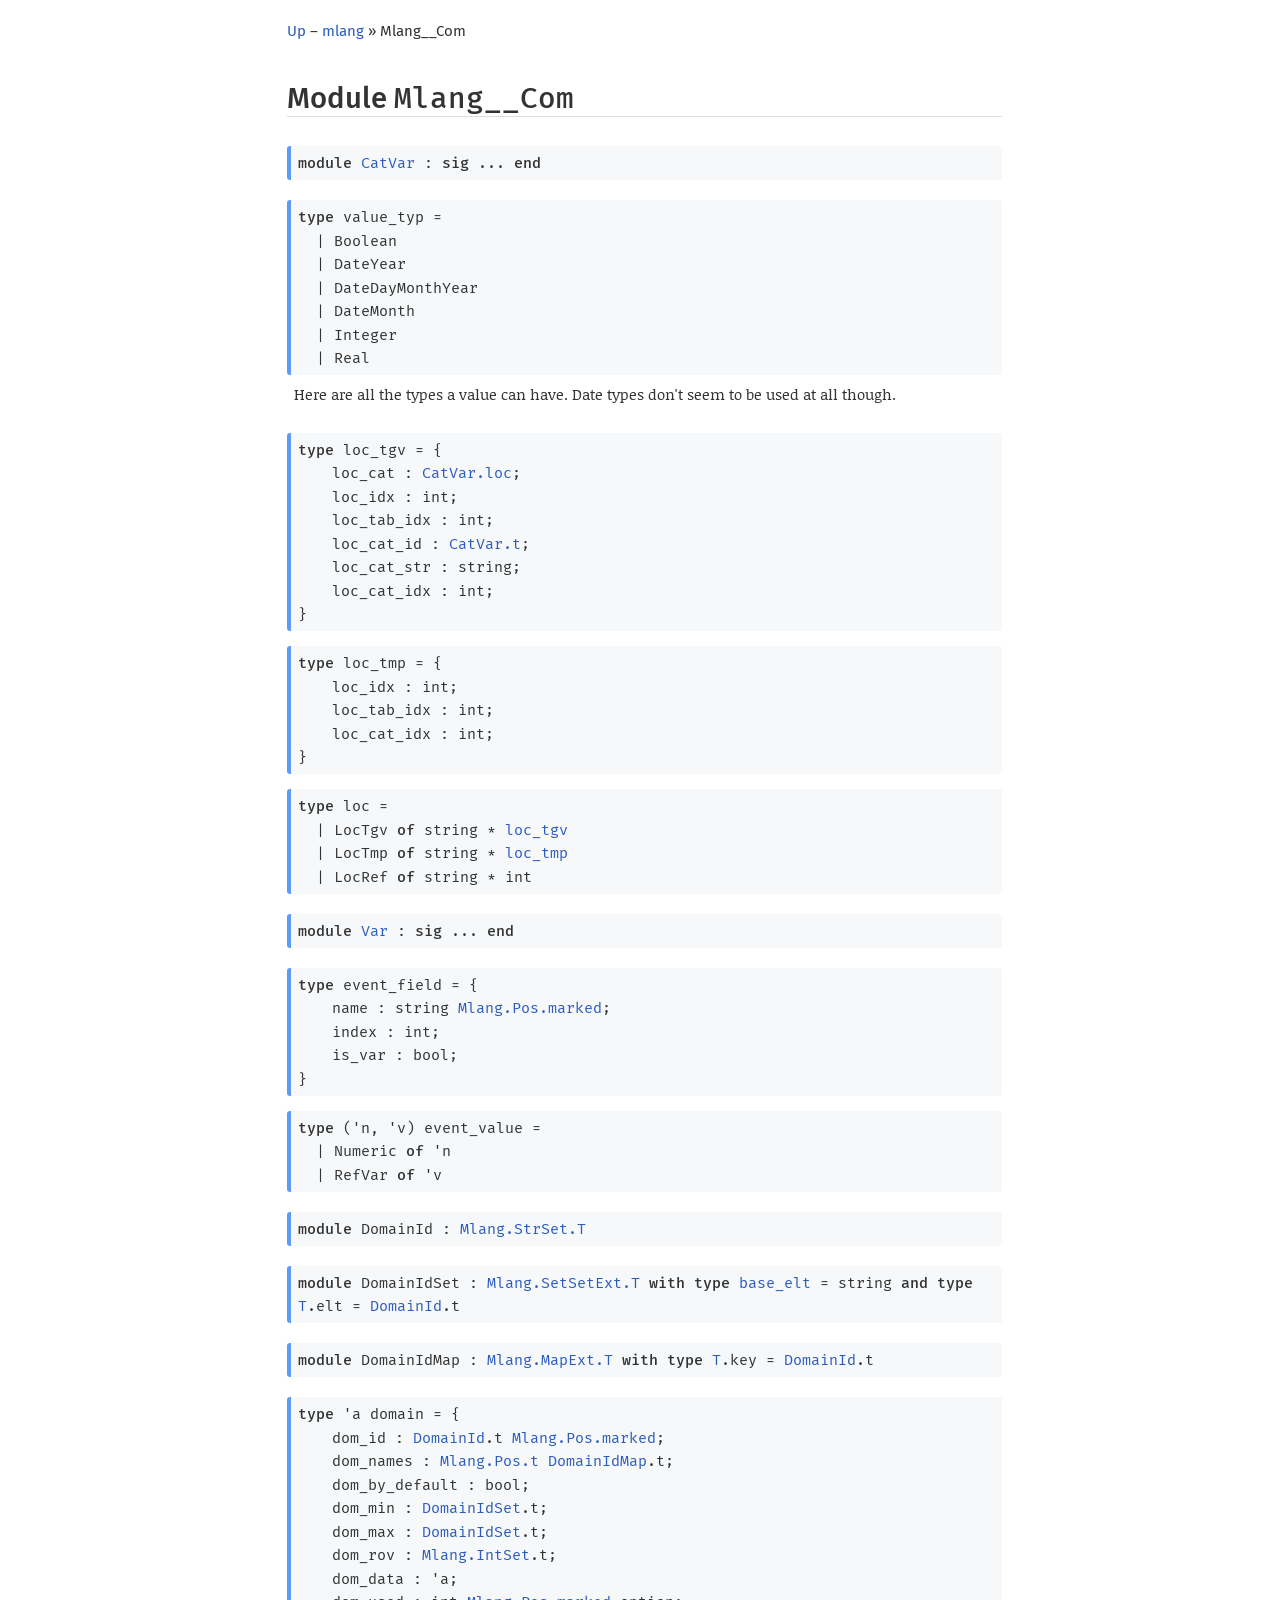
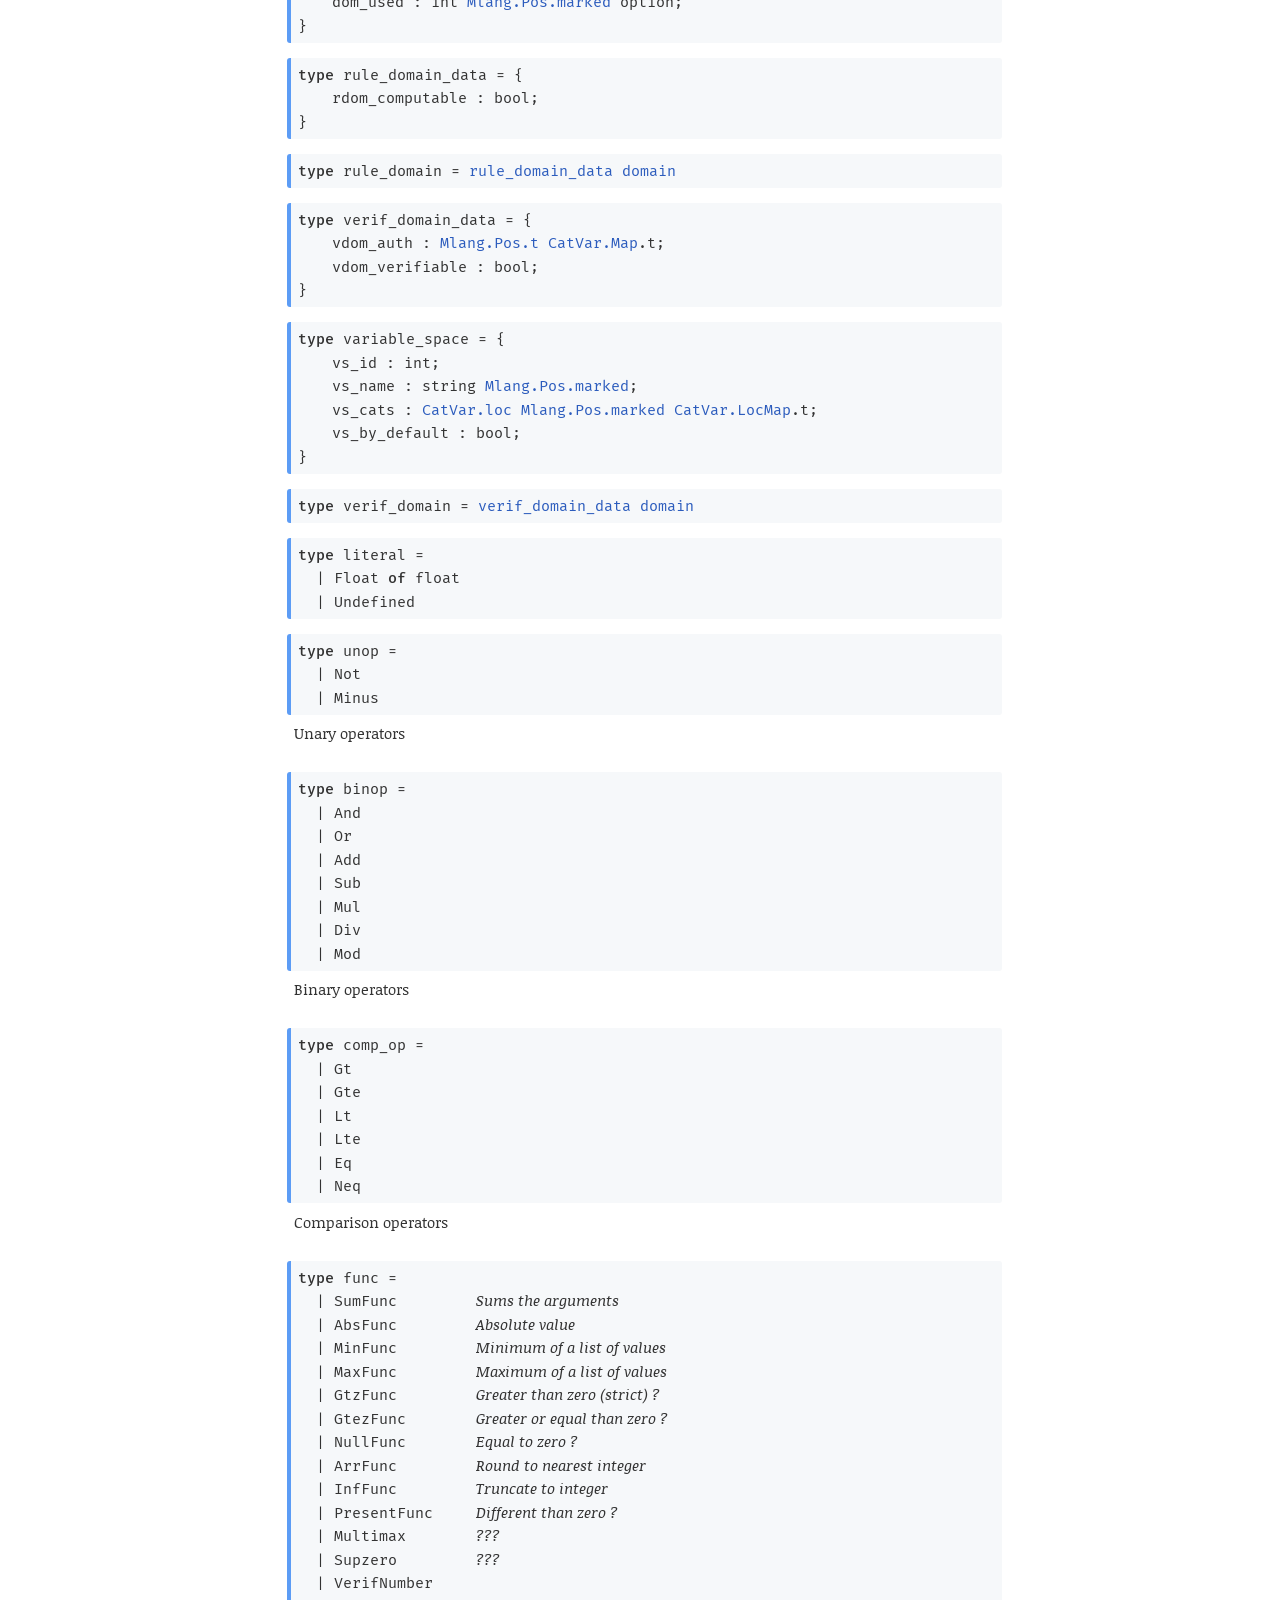
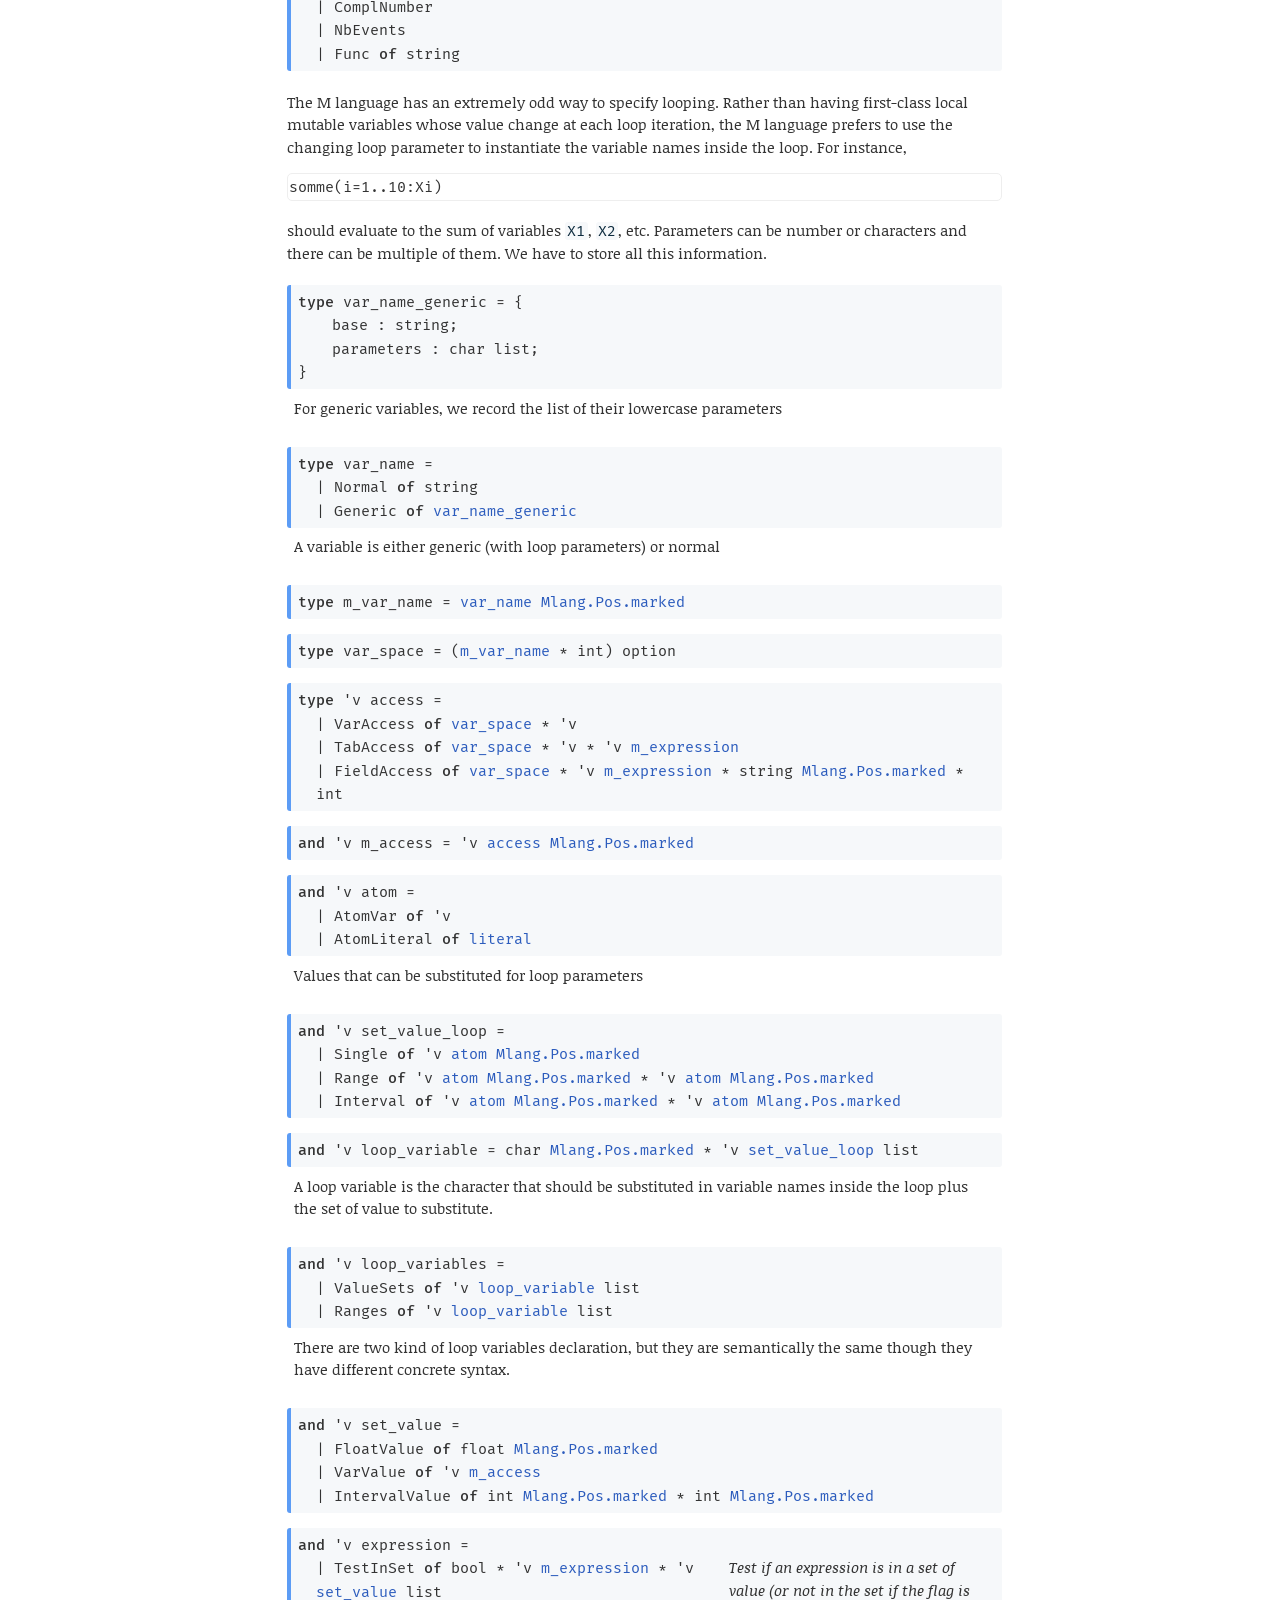
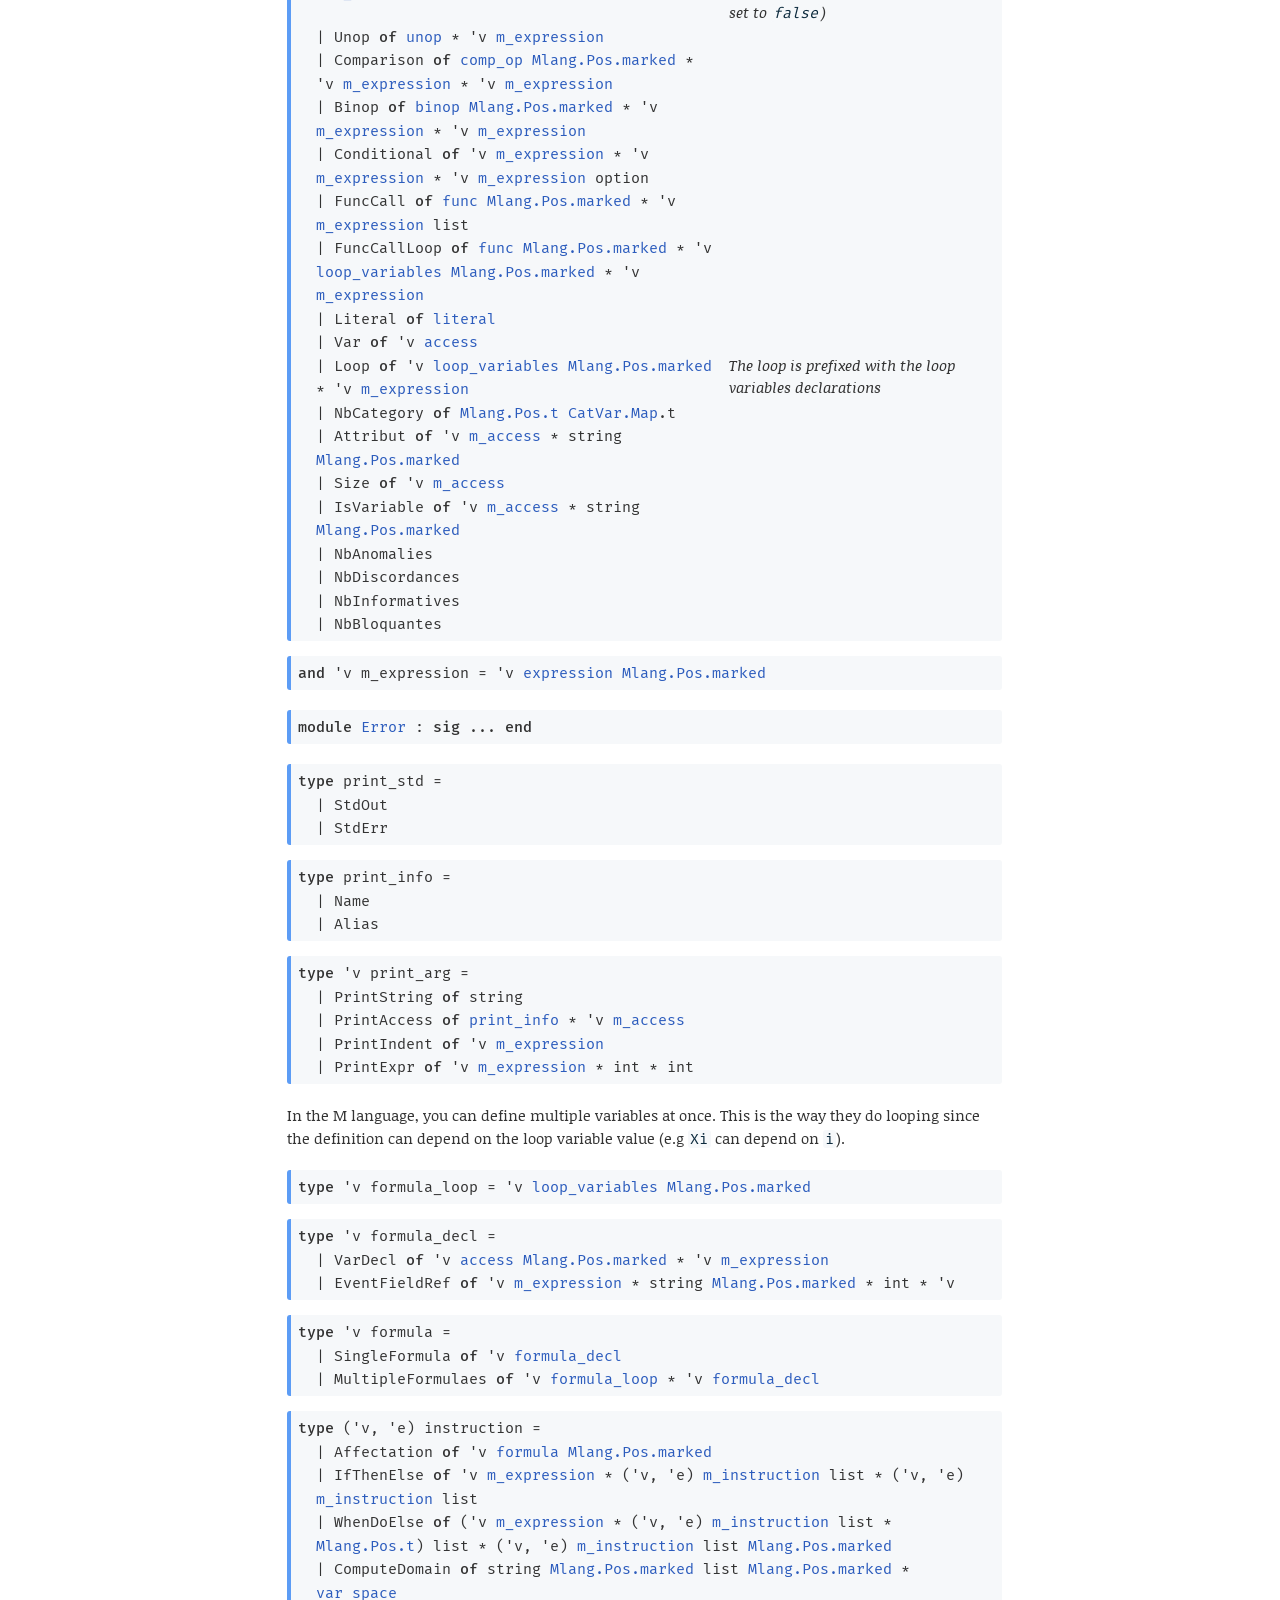
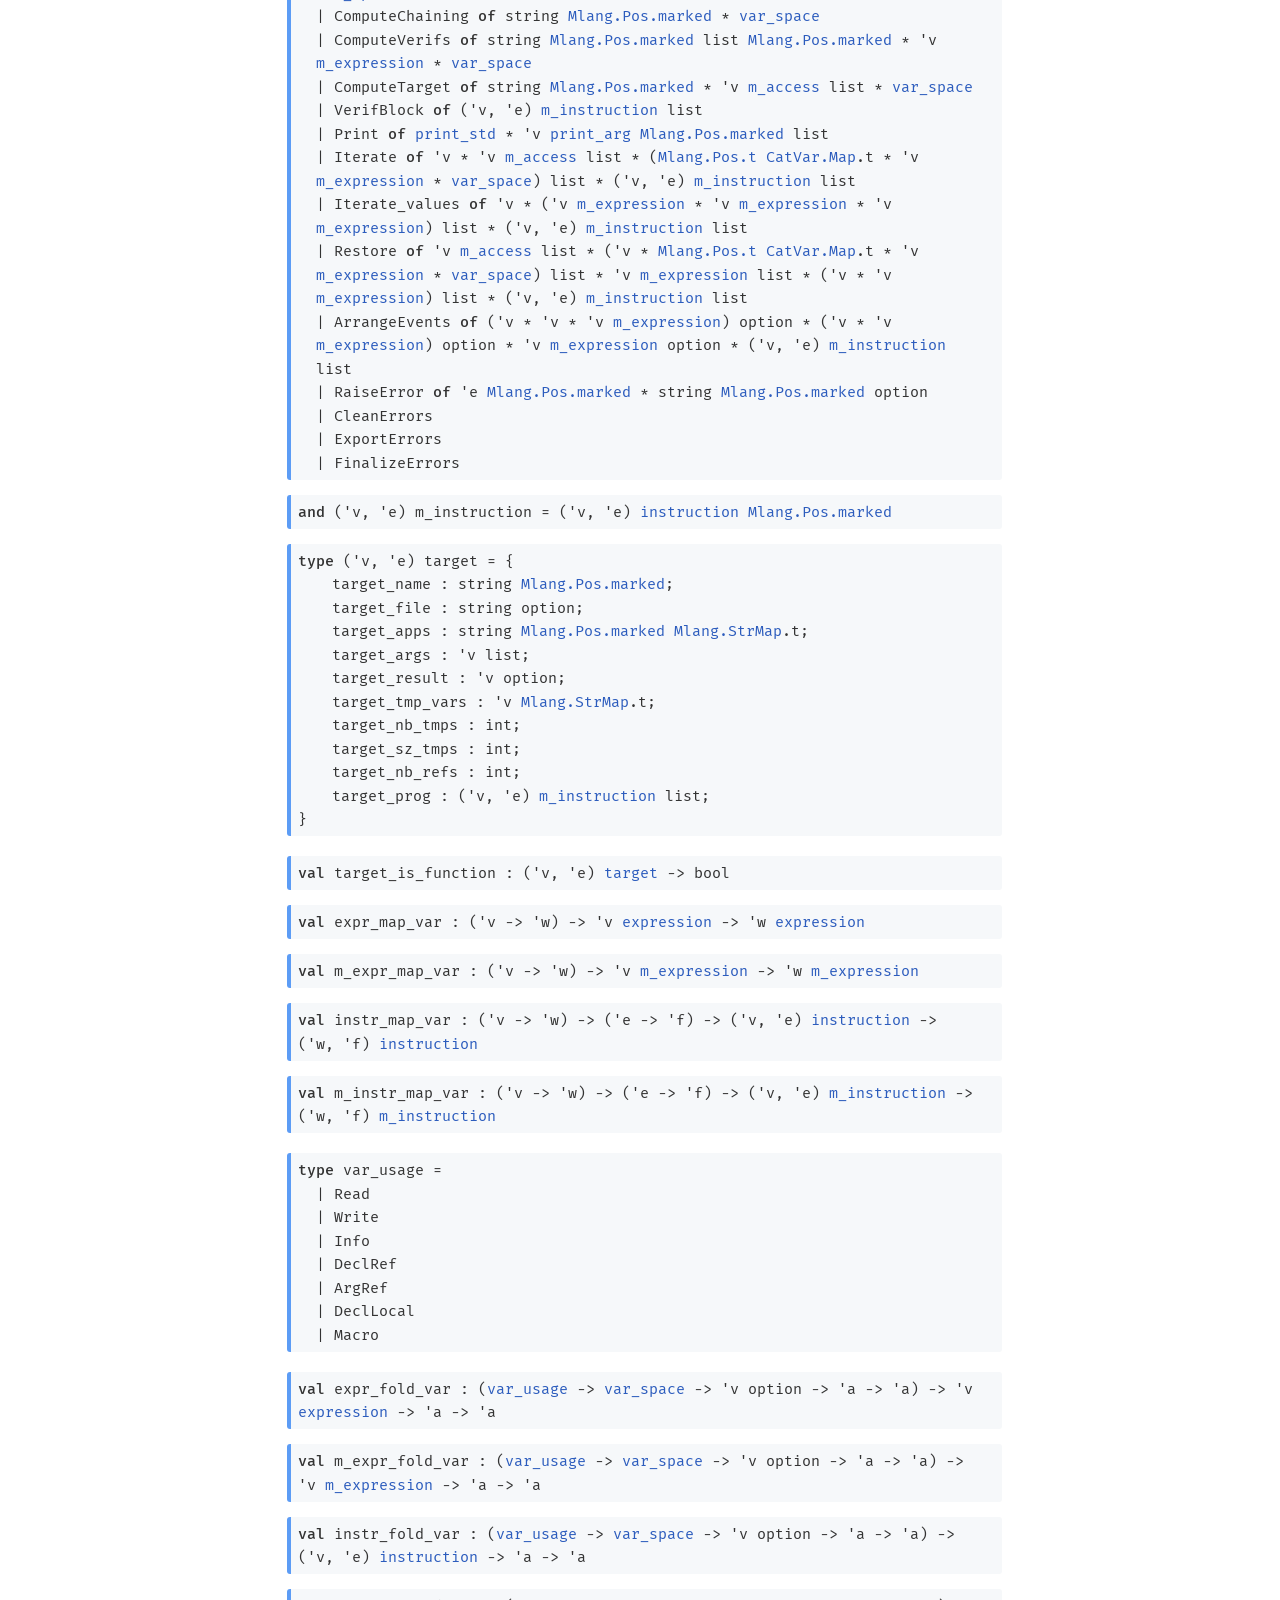
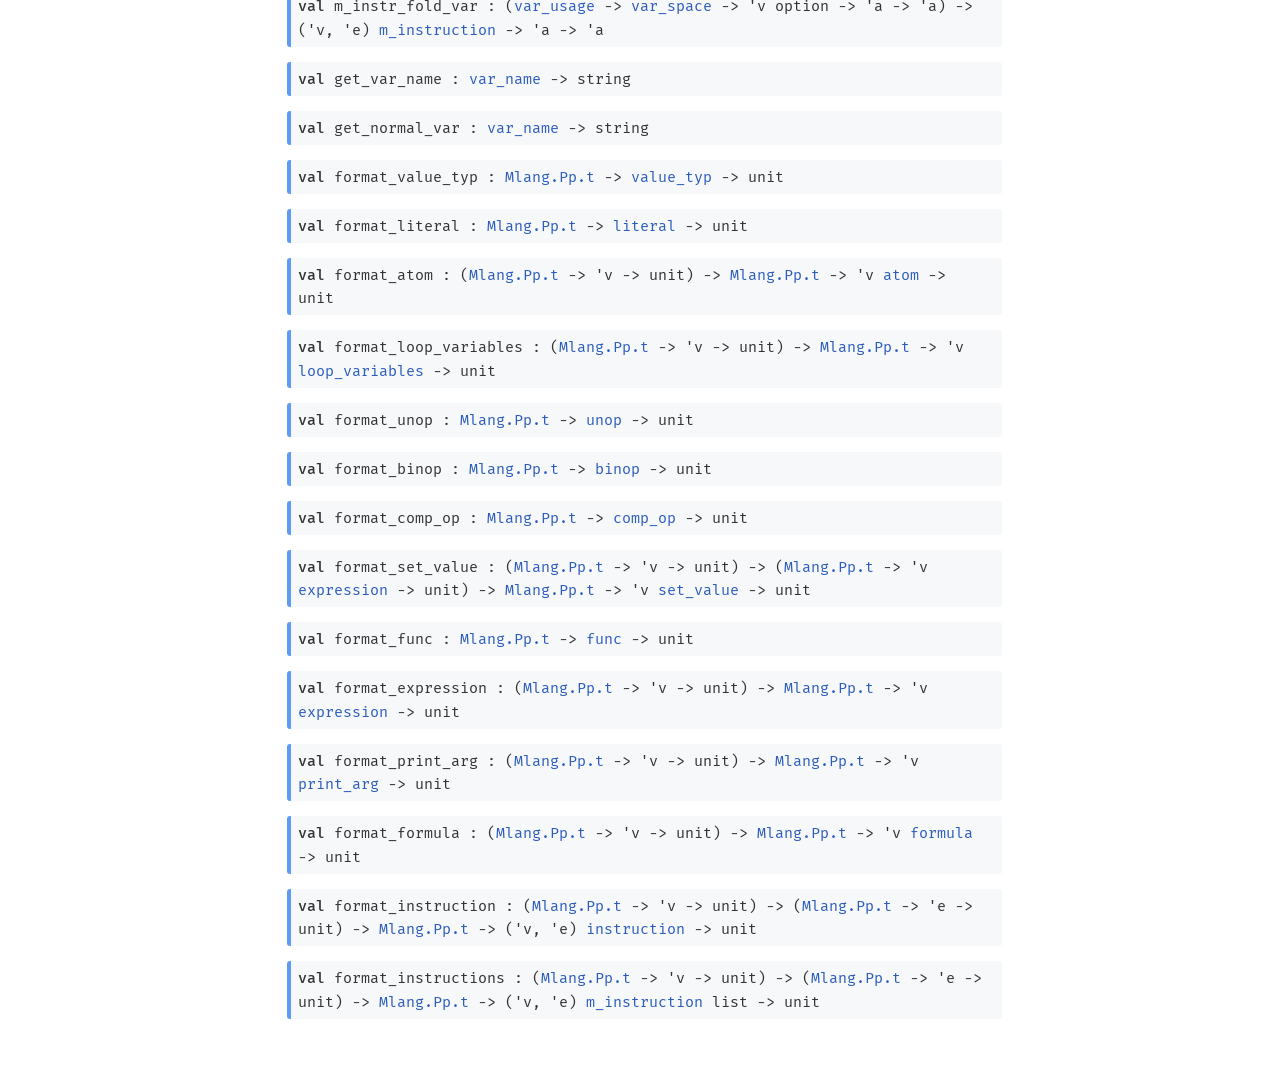
<file: mlang/Mlang__Com/index.html>
<!DOCTYPE html>
<html xmlns="http://www.w3.org/1999/xhtml"><head><title>Mlang__Com (mlang.Mlang__Com)</title><link rel="stylesheet" href="../../odoc.css"/><meta charset="utf-8"/><meta name="generator" content="odoc 1.5.3"/><meta name="viewport" content="width=device-width,initial-scale=1.0"/><script src="../../highlight.pack.js"></script><script>hljs.initHighlightingOnLoad();</script></head><body><div class="content"><header><nav><a href="../index.html">Up</a> – <a href="../index.html">mlang</a> &#x00BB; Mlang__Com</nav><h1>Module <code>Mlang__Com</code></h1></header><div class="spec module" id="module-CatVar"><a href="#module-CatVar" class="anchor"></a><code><span class="keyword">module</span> <a href="CatVar/index.html">CatVar</a> : <span class="keyword">sig</span> ... <span class="keyword">end</span></code></div><dl><dt class="spec type" id="type-value_typ"><a href="#type-value_typ" class="anchor"></a><code><span class="keyword">type</span> value_typ</code><code> = </code><table class="variant"><tr id="type-value_typ.Boolean" class="anchored"><td class="def constructor"><a href="#type-value_typ.Boolean" class="anchor"></a><code>| </code><code><span class="constructor">Boolean</span></code></td></tr><tr id="type-value_typ.DateYear" class="anchored"><td class="def constructor"><a href="#type-value_typ.DateYear" class="anchor"></a><code>| </code><code><span class="constructor">DateYear</span></code></td></tr><tr id="type-value_typ.DateDayMonthYear" class="anchored"><td class="def constructor"><a href="#type-value_typ.DateDayMonthYear" class="anchor"></a><code>| </code><code><span class="constructor">DateDayMonthYear</span></code></td></tr><tr id="type-value_typ.DateMonth" class="anchored"><td class="def constructor"><a href="#type-value_typ.DateMonth" class="anchor"></a><code>| </code><code><span class="constructor">DateMonth</span></code></td></tr><tr id="type-value_typ.Integer" class="anchored"><td class="def constructor"><a href="#type-value_typ.Integer" class="anchor"></a><code>| </code><code><span class="constructor">Integer</span></code></td></tr><tr id="type-value_typ.Real" class="anchored"><td class="def constructor"><a href="#type-value_typ.Real" class="anchor"></a><code>| </code><code><span class="constructor">Real</span></code></td></tr></table></dt><dd><p>Here are all the types a value can have. Date types don't seem to be used at all though.</p></dd></dl><dl><dt class="spec type" id="type-loc_tgv"><a href="#type-loc_tgv" class="anchor"></a><code><span class="keyword">type</span> loc_tgv</code><code> = </code><code>{</code><table class="record"><tr id="type-loc_tgv.loc_cat" class="anchored"><td class="def field"><a href="#type-loc_tgv.loc_cat" class="anchor"></a><code>loc_cat : <a href="CatVar/index.html#type-loc">CatVar.loc</a>;</code></td></tr><tr id="type-loc_tgv.loc_idx" class="anchored"><td class="def field"><a href="#type-loc_tgv.loc_idx" class="anchor"></a><code>loc_idx : int;</code></td></tr><tr id="type-loc_tgv.loc_tab_idx" class="anchored"><td class="def field"><a href="#type-loc_tgv.loc_tab_idx" class="anchor"></a><code>loc_tab_idx : int;</code></td></tr><tr id="type-loc_tgv.loc_cat_id" class="anchored"><td class="def field"><a href="#type-loc_tgv.loc_cat_id" class="anchor"></a><code>loc_cat_id : <a href="CatVar/index.html#type-t">CatVar.t</a>;</code></td></tr><tr id="type-loc_tgv.loc_cat_str" class="anchored"><td class="def field"><a href="#type-loc_tgv.loc_cat_str" class="anchor"></a><code>loc_cat_str : string;</code></td></tr><tr id="type-loc_tgv.loc_cat_idx" class="anchored"><td class="def field"><a href="#type-loc_tgv.loc_cat_idx" class="anchor"></a><code>loc_cat_idx : int;</code></td></tr></table><code>}</code></dt><dt class="spec type" id="type-loc_tmp"><a href="#type-loc_tmp" class="anchor"></a><code><span class="keyword">type</span> loc_tmp</code><code> = </code><code>{</code><table class="record"><tr id="type-loc_tmp.loc_idx" class="anchored"><td class="def field"><a href="#type-loc_tmp.loc_idx" class="anchor"></a><code>loc_idx : int;</code></td></tr><tr id="type-loc_tmp.loc_tab_idx" class="anchored"><td class="def field"><a href="#type-loc_tmp.loc_tab_idx" class="anchor"></a><code>loc_tab_idx : int;</code></td></tr><tr id="type-loc_tmp.loc_cat_idx" class="anchored"><td class="def field"><a href="#type-loc_tmp.loc_cat_idx" class="anchor"></a><code>loc_cat_idx : int;</code></td></tr></table><code>}</code></dt><dt class="spec type" id="type-loc"><a href="#type-loc" class="anchor"></a><code><span class="keyword">type</span> loc</code><code> = </code><table class="variant"><tr id="type-loc.LocTgv" class="anchored"><td class="def constructor"><a href="#type-loc.LocTgv" class="anchor"></a><code>| </code><code><span class="constructor">LocTgv</span> <span class="keyword">of</span> string * <a href="index.html#type-loc_tgv">loc_tgv</a></code></td></tr><tr id="type-loc.LocTmp" class="anchored"><td class="def constructor"><a href="#type-loc.LocTmp" class="anchor"></a><code>| </code><code><span class="constructor">LocTmp</span> <span class="keyword">of</span> string * <a href="index.html#type-loc_tmp">loc_tmp</a></code></td></tr><tr id="type-loc.LocRef" class="anchored"><td class="def constructor"><a href="#type-loc.LocRef" class="anchor"></a><code>| </code><code><span class="constructor">LocRef</span> <span class="keyword">of</span> string * int</code></td></tr></table></dt></dl><div class="spec module" id="module-Var"><a href="#module-Var" class="anchor"></a><code><span class="keyword">module</span> <a href="Var/index.html">Var</a> : <span class="keyword">sig</span> ... <span class="keyword">end</span></code></div><dl><dt class="spec type" id="type-event_field"><a href="#type-event_field" class="anchor"></a><code><span class="keyword">type</span> event_field</code><code> = </code><code>{</code><table class="record"><tr id="type-event_field.name" class="anchored"><td class="def field"><a href="#type-event_field.name" class="anchor"></a><code>name : <span>string <a href="../Mlang/Pos/index.html#type-marked">Mlang.Pos.marked</a></span>;</code></td></tr><tr id="type-event_field.index" class="anchored"><td class="def field"><a href="#type-event_field.index" class="anchor"></a><code>index : int;</code></td></tr><tr id="type-event_field.is_var" class="anchored"><td class="def field"><a href="#type-event_field.is_var" class="anchor"></a><code>is_var : bool;</code></td></tr></table><code>}</code></dt><dt class="spec type" id="type-event_value"><a href="#type-event_value" class="anchor"></a><code><span class="keyword">type</span> <span>('n, 'v) event_value</span></code><code> = </code><table class="variant"><tr id="type-event_value.Numeric" class="anchored"><td class="def constructor"><a href="#type-event_value.Numeric" class="anchor"></a><code>| </code><code><span class="constructor">Numeric</span> <span class="keyword">of</span> <span class="type-var">'n</span></code></td></tr><tr id="type-event_value.RefVar" class="anchored"><td class="def constructor"><a href="#type-event_value.RefVar" class="anchor"></a><code>| </code><code><span class="constructor">RefVar</span> <span class="keyword">of</span> <span class="type-var">'v</span></code></td></tr></table></dt></dl><div class="spec module" id="module-DomainId"><a href="#module-DomainId" class="anchor"></a><code><span class="keyword">module</span> DomainId : <a href="../Mlang/StrSet/index.html#module-type-T">Mlang.StrSet.T</a></code></div><div class="spec module" id="module-DomainIdSet"><a href="#module-DomainIdSet" class="anchor"></a><code><span class="keyword">module</span> DomainIdSet : <a href="../Mlang/SetSetExt/index.html#module-type-T">Mlang.SetSetExt.T</a> <span class="keyword">with</span> <span class="keyword">type</span> <a href="../Mlang/SetSetExt/module-type-T/index.html#type-base_elt">base_elt</a> = string <span class="keyword">and</span> <span class="keyword">type</span> <a href="../Mlang/SetSetExt/index.html#module-type-T">T</a>.elt = <a href="index.html#module-DomainId">DomainId</a>.t</code></div><div class="spec module" id="module-DomainIdMap"><a href="#module-DomainIdMap" class="anchor"></a><code><span class="keyword">module</span> DomainIdMap : <a href="../Mlang/MapExt/index.html#module-type-T">Mlang.MapExt.T</a> <span class="keyword">with</span> <span class="keyword">type</span> <a href="../Mlang/MapExt/index.html#module-type-T">T</a>.key = <a href="index.html#module-DomainId">DomainId</a>.t</code></div><dl><dt class="spec type" id="type-domain"><a href="#type-domain" class="anchor"></a><code><span class="keyword">type</span> <span>'a domain</span></code><code> = </code><code>{</code><table class="record"><tr id="type-domain.dom_id" class="anchored"><td class="def field"><a href="#type-domain.dom_id" class="anchor"></a><code>dom_id : <span><a href="index.html#module-DomainId">DomainId</a>.t <a href="../Mlang/Pos/index.html#type-marked">Mlang.Pos.marked</a></span>;</code></td></tr><tr id="type-domain.dom_names" class="anchored"><td class="def field"><a href="#type-domain.dom_names" class="anchor"></a><code>dom_names : <span><a href="../Mlang/Pos/index.html#type-t">Mlang.Pos.t</a> <a href="index.html#module-DomainIdMap">DomainIdMap</a>.t</span>;</code></td></tr><tr id="type-domain.dom_by_default" class="anchored"><td class="def field"><a href="#type-domain.dom_by_default" class="anchor"></a><code>dom_by_default : bool;</code></td></tr><tr id="type-domain.dom_min" class="anchored"><td class="def field"><a href="#type-domain.dom_min" class="anchor"></a><code>dom_min : <a href="index.html#module-DomainIdSet">DomainIdSet</a>.t;</code></td></tr><tr id="type-domain.dom_max" class="anchored"><td class="def field"><a href="#type-domain.dom_max" class="anchor"></a><code>dom_max : <a href="index.html#module-DomainIdSet">DomainIdSet</a>.t;</code></td></tr><tr id="type-domain.dom_rov" class="anchored"><td class="def field"><a href="#type-domain.dom_rov" class="anchor"></a><code>dom_rov : <a href="../Mlang/index.html#module-IntSet">Mlang.IntSet</a>.t;</code></td></tr><tr id="type-domain.dom_data" class="anchored"><td class="def field"><a href="#type-domain.dom_data" class="anchor"></a><code>dom_data : <span class="type-var">'a</span>;</code></td></tr><tr id="type-domain.dom_used" class="anchored"><td class="def field"><a href="#type-domain.dom_used" class="anchor"></a><code>dom_used : <span><span>int <a href="../Mlang/Pos/index.html#type-marked">Mlang.Pos.marked</a></span> option</span>;</code></td></tr></table><code>}</code></dt><dt class="spec type" id="type-rule_domain_data"><a href="#type-rule_domain_data" class="anchor"></a><code><span class="keyword">type</span> rule_domain_data</code><code> = </code><code>{</code><table class="record"><tr id="type-rule_domain_data.rdom_computable" class="anchored"><td class="def field"><a href="#type-rule_domain_data.rdom_computable" class="anchor"></a><code>rdom_computable : bool;</code></td></tr></table><code>}</code></dt><dt class="spec type" id="type-rule_domain"><a href="#type-rule_domain" class="anchor"></a><code><span class="keyword">type</span> rule_domain</code><code> = <span><a href="index.html#type-rule_domain_data">rule_domain_data</a> <a href="index.html#type-domain">domain</a></span></code></dt><dt class="spec type" id="type-verif_domain_data"><a href="#type-verif_domain_data" class="anchor"></a><code><span class="keyword">type</span> verif_domain_data</code><code> = </code><code>{</code><table class="record"><tr id="type-verif_domain_data.vdom_auth" class="anchored"><td class="def field"><a href="#type-verif_domain_data.vdom_auth" class="anchor"></a><code>vdom_auth : <span><a href="../Mlang/Pos/index.html#type-t">Mlang.Pos.t</a> <a href="CatVar/index.html#module-Map">CatVar.Map</a>.t</span>;</code></td></tr><tr id="type-verif_domain_data.vdom_verifiable" class="anchored"><td class="def field"><a href="#type-verif_domain_data.vdom_verifiable" class="anchor"></a><code>vdom_verifiable : bool;</code></td></tr></table><code>}</code></dt><dt class="spec type" id="type-variable_space"><a href="#type-variable_space" class="anchor"></a><code><span class="keyword">type</span> variable_space</code><code> = </code><code>{</code><table class="record"><tr id="type-variable_space.vs_id" class="anchored"><td class="def field"><a href="#type-variable_space.vs_id" class="anchor"></a><code>vs_id : int;</code></td></tr><tr id="type-variable_space.vs_name" class="anchored"><td class="def field"><a href="#type-variable_space.vs_name" class="anchor"></a><code>vs_name : <span>string <a href="../Mlang/Pos/index.html#type-marked">Mlang.Pos.marked</a></span>;</code></td></tr><tr id="type-variable_space.vs_cats" class="anchored"><td class="def field"><a href="#type-variable_space.vs_cats" class="anchor"></a><code>vs_cats : <span><span><a href="CatVar/index.html#type-loc">CatVar.loc</a> <a href="../Mlang/Pos/index.html#type-marked">Mlang.Pos.marked</a></span> <a href="CatVar/index.html#module-LocMap">CatVar.LocMap</a>.t</span>;</code></td></tr><tr id="type-variable_space.vs_by_default" class="anchored"><td class="def field"><a href="#type-variable_space.vs_by_default" class="anchor"></a><code>vs_by_default : bool;</code></td></tr></table><code>}</code></dt><dt class="spec type" id="type-verif_domain"><a href="#type-verif_domain" class="anchor"></a><code><span class="keyword">type</span> verif_domain</code><code> = <span><a href="index.html#type-verif_domain_data">verif_domain_data</a> <a href="index.html#type-domain">domain</a></span></code></dt><dt class="spec type" id="type-literal"><a href="#type-literal" class="anchor"></a><code><span class="keyword">type</span> literal</code><code> = </code><table class="variant"><tr id="type-literal.Float" class="anchored"><td class="def constructor"><a href="#type-literal.Float" class="anchor"></a><code>| </code><code><span class="constructor">Float</span> <span class="keyword">of</span> float</code></td></tr><tr id="type-literal.Undefined" class="anchored"><td class="def constructor"><a href="#type-literal.Undefined" class="anchor"></a><code>| </code><code><span class="constructor">Undefined</span></code></td></tr></table></dt><dt class="spec type" id="type-unop"><a href="#type-unop" class="anchor"></a><code><span class="keyword">type</span> unop</code><code> = </code><table class="variant"><tr id="type-unop.Not" class="anchored"><td class="def constructor"><a href="#type-unop.Not" class="anchor"></a><code>| </code><code><span class="constructor">Not</span></code></td></tr><tr id="type-unop.Minus" class="anchored"><td class="def constructor"><a href="#type-unop.Minus" class="anchor"></a><code>| </code><code><span class="constructor">Minus</span></code></td></tr></table></dt><dd><p>Unary operators</p></dd></dl><dl><dt class="spec type" id="type-binop"><a href="#type-binop" class="anchor"></a><code><span class="keyword">type</span> binop</code><code> = </code><table class="variant"><tr id="type-binop.And" class="anchored"><td class="def constructor"><a href="#type-binop.And" class="anchor"></a><code>| </code><code><span class="constructor">And</span></code></td></tr><tr id="type-binop.Or" class="anchored"><td class="def constructor"><a href="#type-binop.Or" class="anchor"></a><code>| </code><code><span class="constructor">Or</span></code></td></tr><tr id="type-binop.Add" class="anchored"><td class="def constructor"><a href="#type-binop.Add" class="anchor"></a><code>| </code><code><span class="constructor">Add</span></code></td></tr><tr id="type-binop.Sub" class="anchored"><td class="def constructor"><a href="#type-binop.Sub" class="anchor"></a><code>| </code><code><span class="constructor">Sub</span></code></td></tr><tr id="type-binop.Mul" class="anchored"><td class="def constructor"><a href="#type-binop.Mul" class="anchor"></a><code>| </code><code><span class="constructor">Mul</span></code></td></tr><tr id="type-binop.Div" class="anchored"><td class="def constructor"><a href="#type-binop.Div" class="anchor"></a><code>| </code><code><span class="constructor">Div</span></code></td></tr><tr id="type-binop.Mod" class="anchored"><td class="def constructor"><a href="#type-binop.Mod" class="anchor"></a><code>| </code><code><span class="constructor">Mod</span></code></td></tr></table></dt><dd><p>Binary operators</p></dd></dl><dl><dt class="spec type" id="type-comp_op"><a href="#type-comp_op" class="anchor"></a><code><span class="keyword">type</span> comp_op</code><code> = </code><table class="variant"><tr id="type-comp_op.Gt" class="anchored"><td class="def constructor"><a href="#type-comp_op.Gt" class="anchor"></a><code>| </code><code><span class="constructor">Gt</span></code></td></tr><tr id="type-comp_op.Gte" class="anchored"><td class="def constructor"><a href="#type-comp_op.Gte" class="anchor"></a><code>| </code><code><span class="constructor">Gte</span></code></td></tr><tr id="type-comp_op.Lt" class="anchored"><td class="def constructor"><a href="#type-comp_op.Lt" class="anchor"></a><code>| </code><code><span class="constructor">Lt</span></code></td></tr><tr id="type-comp_op.Lte" class="anchored"><td class="def constructor"><a href="#type-comp_op.Lte" class="anchor"></a><code>| </code><code><span class="constructor">Lte</span></code></td></tr><tr id="type-comp_op.Eq" class="anchored"><td class="def constructor"><a href="#type-comp_op.Eq" class="anchor"></a><code>| </code><code><span class="constructor">Eq</span></code></td></tr><tr id="type-comp_op.Neq" class="anchored"><td class="def constructor"><a href="#type-comp_op.Neq" class="anchor"></a><code>| </code><code><span class="constructor">Neq</span></code></td></tr></table></dt><dd><p>Comparison operators</p></dd></dl><dl><dt class="spec type" id="type-func"><a href="#type-func" class="anchor"></a><code><span class="keyword">type</span> func</code><code> = </code><table class="variant"><tr id="type-func.SumFunc" class="anchored"><td class="def constructor"><a href="#type-func.SumFunc" class="anchor"></a><code>| </code><code><span class="constructor">SumFunc</span></code></td><td class="doc"><p>Sums the arguments</p></td></tr><tr id="type-func.AbsFunc" class="anchored"><td class="def constructor"><a href="#type-func.AbsFunc" class="anchor"></a><code>| </code><code><span class="constructor">AbsFunc</span></code></td><td class="doc"><p>Absolute value</p></td></tr><tr id="type-func.MinFunc" class="anchored"><td class="def constructor"><a href="#type-func.MinFunc" class="anchor"></a><code>| </code><code><span class="constructor">MinFunc</span></code></td><td class="doc"><p>Minimum of a list of values</p></td></tr><tr id="type-func.MaxFunc" class="anchored"><td class="def constructor"><a href="#type-func.MaxFunc" class="anchor"></a><code>| </code><code><span class="constructor">MaxFunc</span></code></td><td class="doc"><p>Maximum of a list of values</p></td></tr><tr id="type-func.GtzFunc" class="anchored"><td class="def constructor"><a href="#type-func.GtzFunc" class="anchor"></a><code>| </code><code><span class="constructor">GtzFunc</span></code></td><td class="doc"><p>Greater than zero (strict) ?</p></td></tr><tr id="type-func.GtezFunc" class="anchored"><td class="def constructor"><a href="#type-func.GtezFunc" class="anchor"></a><code>| </code><code><span class="constructor">GtezFunc</span></code></td><td class="doc"><p>Greater or equal than zero ?</p></td></tr><tr id="type-func.NullFunc" class="anchored"><td class="def constructor"><a href="#type-func.NullFunc" class="anchor"></a><code>| </code><code><span class="constructor">NullFunc</span></code></td><td class="doc"><p>Equal to zero ?</p></td></tr><tr id="type-func.ArrFunc" class="anchored"><td class="def constructor"><a href="#type-func.ArrFunc" class="anchor"></a><code>| </code><code><span class="constructor">ArrFunc</span></code></td><td class="doc"><p>Round to nearest integer</p></td></tr><tr id="type-func.InfFunc" class="anchored"><td class="def constructor"><a href="#type-func.InfFunc" class="anchor"></a><code>| </code><code><span class="constructor">InfFunc</span></code></td><td class="doc"><p>Truncate to integer</p></td></tr><tr id="type-func.PresentFunc" class="anchored"><td class="def constructor"><a href="#type-func.PresentFunc" class="anchor"></a><code>| </code><code><span class="constructor">PresentFunc</span></code></td><td class="doc"><p>Different than zero ?</p></td></tr><tr id="type-func.Multimax" class="anchored"><td class="def constructor"><a href="#type-func.Multimax" class="anchor"></a><code>| </code><code><span class="constructor">Multimax</span></code></td><td class="doc"><p>???</p></td></tr><tr id="type-func.Supzero" class="anchored"><td class="def constructor"><a href="#type-func.Supzero" class="anchor"></a><code>| </code><code><span class="constructor">Supzero</span></code></td><td class="doc"><p>???</p></td></tr><tr id="type-func.VerifNumber" class="anchored"><td class="def constructor"><a href="#type-func.VerifNumber" class="anchor"></a><code>| </code><code><span class="constructor">VerifNumber</span></code></td></tr><tr id="type-func.ComplNumber" class="anchored"><td class="def constructor"><a href="#type-func.ComplNumber" class="anchor"></a><code>| </code><code><span class="constructor">ComplNumber</span></code></td></tr><tr id="type-func.NbEvents" class="anchored"><td class="def constructor"><a href="#type-func.NbEvents" class="anchor"></a><code>| </code><code><span class="constructor">NbEvents</span></code></td></tr><tr id="type-func.Func" class="anchored"><td class="def constructor"><a href="#type-func.Func" class="anchor"></a><code>| </code><code><span class="constructor">Func</span> <span class="keyword">of</span> string</code></td></tr></table></dt></dl><aside><p>The M language has an extremely odd way to specify looping. Rather than having first-class local mutable variables whose value change at each loop iteration, the M language prefers to use the changing loop parameter to instantiate the variable names inside the loop. For instance,</p><pre>somme(i=1..10:Xi)</pre><p>should evaluate to the sum of variables <code>X1</code>, <code>X2</code>, etc. Parameters can be number or characters and there can be multiple of them. We have to store all this information.</p></aside><dl><dt class="spec type" id="type-var_name_generic"><a href="#type-var_name_generic" class="anchor"></a><code><span class="keyword">type</span> var_name_generic</code><code> = </code><code>{</code><table class="record"><tr id="type-var_name_generic.base" class="anchored"><td class="def field"><a href="#type-var_name_generic.base" class="anchor"></a><code>base : string;</code></td></tr><tr id="type-var_name_generic.parameters" class="anchored"><td class="def field"><a href="#type-var_name_generic.parameters" class="anchor"></a><code>parameters : <span>char list</span>;</code></td></tr></table><code>}</code></dt><dd><p>For generic variables, we record the list of their lowercase parameters</p></dd></dl><dl><dt class="spec type" id="type-var_name"><a href="#type-var_name" class="anchor"></a><code><span class="keyword">type</span> var_name</code><code> = </code><table class="variant"><tr id="type-var_name.Normal" class="anchored"><td class="def constructor"><a href="#type-var_name.Normal" class="anchor"></a><code>| </code><code><span class="constructor">Normal</span> <span class="keyword">of</span> string</code></td></tr><tr id="type-var_name.Generic" class="anchored"><td class="def constructor"><a href="#type-var_name.Generic" class="anchor"></a><code>| </code><code><span class="constructor">Generic</span> <span class="keyword">of</span> <a href="index.html#type-var_name_generic">var_name_generic</a></code></td></tr></table></dt><dd><p>A variable is either generic (with loop parameters) or normal</p></dd></dl><dl><dt class="spec type" id="type-m_var_name"><a href="#type-m_var_name" class="anchor"></a><code><span class="keyword">type</span> m_var_name</code><code> = <span><a href="index.html#type-var_name">var_name</a> <a href="../Mlang/Pos/index.html#type-marked">Mlang.Pos.marked</a></span></code></dt><dt class="spec type" id="type-var_space"><a href="#type-var_space" class="anchor"></a><code><span class="keyword">type</span> var_space</code><code> = <span><span>(<a href="index.html#type-m_var_name">m_var_name</a> * int)</span> option</span></code></dt><dt class="spec type" id="type-access"><a href="#type-access" class="anchor"></a><code><span class="keyword">type</span> <span>'v access</span></code><code> = </code><table class="variant"><tr id="type-access.VarAccess" class="anchored"><td class="def constructor"><a href="#type-access.VarAccess" class="anchor"></a><code>| </code><code><span class="constructor">VarAccess</span> <span class="keyword">of</span> <a href="index.html#type-var_space">var_space</a> * <span class="type-var">'v</span></code></td></tr><tr id="type-access.TabAccess" class="anchored"><td class="def constructor"><a href="#type-access.TabAccess" class="anchor"></a><code>| </code><code><span class="constructor">TabAccess</span> <span class="keyword">of</span> <a href="index.html#type-var_space">var_space</a> * <span class="type-var">'v</span> * <span><span class="type-var">'v</span> <a href="index.html#type-m_expression">m_expression</a></span></code></td></tr><tr id="type-access.FieldAccess" class="anchored"><td class="def constructor"><a href="#type-access.FieldAccess" class="anchor"></a><code>| </code><code><span class="constructor">FieldAccess</span> <span class="keyword">of</span> <a href="index.html#type-var_space">var_space</a> * <span><span class="type-var">'v</span> <a href="index.html#type-m_expression">m_expression</a></span> * <span>string <a href="../Mlang/Pos/index.html#type-marked">Mlang.Pos.marked</a></span> * int</code></td></tr></table></dt><dt class="spec type" id="type-m_access"><a href="#type-m_access" class="anchor"></a><code><span class="keyword">and</span> <span>'v m_access</span></code><code> = <span><span><span class="type-var">'v</span> <a href="index.html#type-access">access</a></span> <a href="../Mlang/Pos/index.html#type-marked">Mlang.Pos.marked</a></span></code></dt><dt class="spec type" id="type-atom"><a href="#type-atom" class="anchor"></a><code><span class="keyword">and</span> <span>'v atom</span></code><code> = </code><table class="variant"><tr id="type-atom.AtomVar" class="anchored"><td class="def constructor"><a href="#type-atom.AtomVar" class="anchor"></a><code>| </code><code><span class="constructor">AtomVar</span> <span class="keyword">of</span> <span class="type-var">'v</span></code></td></tr><tr id="type-atom.AtomLiteral" class="anchored"><td class="def constructor"><a href="#type-atom.AtomLiteral" class="anchor"></a><code>| </code><code><span class="constructor">AtomLiteral</span> <span class="keyword">of</span> <a href="index.html#type-literal">literal</a></code></td></tr></table></dt><dd><p>Values that can be substituted for loop parameters</p></dd></dl><dl><dt class="spec type" id="type-set_value_loop"><a href="#type-set_value_loop" class="anchor"></a><code><span class="keyword">and</span> <span>'v set_value_loop</span></code><code> = </code><table class="variant"><tr id="type-set_value_loop.Single" class="anchored"><td class="def constructor"><a href="#type-set_value_loop.Single" class="anchor"></a><code>| </code><code><span class="constructor">Single</span> <span class="keyword">of</span> <span><span><span class="type-var">'v</span> <a href="index.html#type-atom">atom</a></span> <a href="../Mlang/Pos/index.html#type-marked">Mlang.Pos.marked</a></span></code></td></tr><tr id="type-set_value_loop.Range" class="anchored"><td class="def constructor"><a href="#type-set_value_loop.Range" class="anchor"></a><code>| </code><code><span class="constructor">Range</span> <span class="keyword">of</span> <span><span><span class="type-var">'v</span> <a href="index.html#type-atom">atom</a></span> <a href="../Mlang/Pos/index.html#type-marked">Mlang.Pos.marked</a></span> * <span><span><span class="type-var">'v</span> <a href="index.html#type-atom">atom</a></span> <a href="../Mlang/Pos/index.html#type-marked">Mlang.Pos.marked</a></span></code></td></tr><tr id="type-set_value_loop.Interval" class="anchored"><td class="def constructor"><a href="#type-set_value_loop.Interval" class="anchor"></a><code>| </code><code><span class="constructor">Interval</span> <span class="keyword">of</span> <span><span><span class="type-var">'v</span> <a href="index.html#type-atom">atom</a></span> <a href="../Mlang/Pos/index.html#type-marked">Mlang.Pos.marked</a></span> * <span><span><span class="type-var">'v</span> <a href="index.html#type-atom">atom</a></span> <a href="../Mlang/Pos/index.html#type-marked">Mlang.Pos.marked</a></span></code></td></tr></table></dt><dt class="spec type" id="type-loop_variable"><a href="#type-loop_variable" class="anchor"></a><code><span class="keyword">and</span> <span>'v loop_variable</span></code><code> = <span>char <a href="../Mlang/Pos/index.html#type-marked">Mlang.Pos.marked</a></span> * <span><span><span class="type-var">'v</span> <a href="index.html#type-set_value_loop">set_value_loop</a></span> list</span></code></dt><dd><p>A loop variable is the character that should be substituted in variable names inside the loop plus the set of value to substitute.</p></dd></dl><dl><dt class="spec type" id="type-loop_variables"><a href="#type-loop_variables" class="anchor"></a><code><span class="keyword">and</span> <span>'v loop_variables</span></code><code> = </code><table class="variant"><tr id="type-loop_variables.ValueSets" class="anchored"><td class="def constructor"><a href="#type-loop_variables.ValueSets" class="anchor"></a><code>| </code><code><span class="constructor">ValueSets</span> <span class="keyword">of</span> <span><span><span class="type-var">'v</span> <a href="index.html#type-loop_variable">loop_variable</a></span> list</span></code></td></tr><tr id="type-loop_variables.Ranges" class="anchored"><td class="def constructor"><a href="#type-loop_variables.Ranges" class="anchor"></a><code>| </code><code><span class="constructor">Ranges</span> <span class="keyword">of</span> <span><span><span class="type-var">'v</span> <a href="index.html#type-loop_variable">loop_variable</a></span> list</span></code></td></tr></table></dt><dd><p>There are two kind of loop variables declaration, but they are semantically the same though they have different concrete syntax.</p></dd></dl><dl><dt class="spec type" id="type-set_value"><a href="#type-set_value" class="anchor"></a><code><span class="keyword">and</span> <span>'v set_value</span></code><code> = </code><table class="variant"><tr id="type-set_value.FloatValue" class="anchored"><td class="def constructor"><a href="#type-set_value.FloatValue" class="anchor"></a><code>| </code><code><span class="constructor">FloatValue</span> <span class="keyword">of</span> <span>float <a href="../Mlang/Pos/index.html#type-marked">Mlang.Pos.marked</a></span></code></td></tr><tr id="type-set_value.VarValue" class="anchored"><td class="def constructor"><a href="#type-set_value.VarValue" class="anchor"></a><code>| </code><code><span class="constructor">VarValue</span> <span class="keyword">of</span> <span><span class="type-var">'v</span> <a href="index.html#type-m_access">m_access</a></span></code></td></tr><tr id="type-set_value.IntervalValue" class="anchored"><td class="def constructor"><a href="#type-set_value.IntervalValue" class="anchor"></a><code>| </code><code><span class="constructor">IntervalValue</span> <span class="keyword">of</span> <span>int <a href="../Mlang/Pos/index.html#type-marked">Mlang.Pos.marked</a></span> * <span>int <a href="../Mlang/Pos/index.html#type-marked">Mlang.Pos.marked</a></span></code></td></tr></table></dt><dt class="spec type" id="type-expression"><a href="#type-expression" class="anchor"></a><code><span class="keyword">and</span> <span>'v expression</span></code><code> = </code><table class="variant"><tr id="type-expression.TestInSet" class="anchored"><td class="def constructor"><a href="#type-expression.TestInSet" class="anchor"></a><code>| </code><code><span class="constructor">TestInSet</span> <span class="keyword">of</span> bool * <span><span class="type-var">'v</span> <a href="index.html#type-m_expression">m_expression</a></span> * <span><span><span class="type-var">'v</span> <a href="index.html#type-set_value">set_value</a></span> list</span></code></td><td class="doc"><p>Test if an expression is in a set of value (or not in the set if the flag is set to <code>false</code>)</p></td></tr><tr id="type-expression.Unop" class="anchored"><td class="def constructor"><a href="#type-expression.Unop" class="anchor"></a><code>| </code><code><span class="constructor">Unop</span> <span class="keyword">of</span> <a href="index.html#type-unop">unop</a> * <span><span class="type-var">'v</span> <a href="index.html#type-m_expression">m_expression</a></span></code></td></tr><tr id="type-expression.Comparison" class="anchored"><td class="def constructor"><a href="#type-expression.Comparison" class="anchor"></a><code>| </code><code><span class="constructor">Comparison</span> <span class="keyword">of</span> <span><a href="index.html#type-comp_op">comp_op</a> <a href="../Mlang/Pos/index.html#type-marked">Mlang.Pos.marked</a></span> * <span><span class="type-var">'v</span> <a href="index.html#type-m_expression">m_expression</a></span> * <span><span class="type-var">'v</span> <a href="index.html#type-m_expression">m_expression</a></span></code></td></tr><tr id="type-expression.Binop" class="anchored"><td class="def constructor"><a href="#type-expression.Binop" class="anchor"></a><code>| </code><code><span class="constructor">Binop</span> <span class="keyword">of</span> <span><a href="index.html#type-binop">binop</a> <a href="../Mlang/Pos/index.html#type-marked">Mlang.Pos.marked</a></span> * <span><span class="type-var">'v</span> <a href="index.html#type-m_expression">m_expression</a></span> * <span><span class="type-var">'v</span> <a href="index.html#type-m_expression">m_expression</a></span></code></td></tr><tr id="type-expression.Conditional" class="anchored"><td class="def constructor"><a href="#type-expression.Conditional" class="anchor"></a><code>| </code><code><span class="constructor">Conditional</span> <span class="keyword">of</span> <span><span class="type-var">'v</span> <a href="index.html#type-m_expression">m_expression</a></span> * <span><span class="type-var">'v</span> <a href="index.html#type-m_expression">m_expression</a></span> * <span><span><span class="type-var">'v</span> <a href="index.html#type-m_expression">m_expression</a></span> option</span></code></td></tr><tr id="type-expression.FuncCall" class="anchored"><td class="def constructor"><a href="#type-expression.FuncCall" class="anchor"></a><code>| </code><code><span class="constructor">FuncCall</span> <span class="keyword">of</span> <span><a href="index.html#type-func">func</a> <a href="../Mlang/Pos/index.html#type-marked">Mlang.Pos.marked</a></span> * <span><span><span class="type-var">'v</span> <a href="index.html#type-m_expression">m_expression</a></span> list</span></code></td></tr><tr id="type-expression.FuncCallLoop" class="anchored"><td class="def constructor"><a href="#type-expression.FuncCallLoop" class="anchor"></a><code>| </code><code><span class="constructor">FuncCallLoop</span> <span class="keyword">of</span> <span><a href="index.html#type-func">func</a> <a href="../Mlang/Pos/index.html#type-marked">Mlang.Pos.marked</a></span> * <span><span><span class="type-var">'v</span> <a href="index.html#type-loop_variables">loop_variables</a></span> <a href="../Mlang/Pos/index.html#type-marked">Mlang.Pos.marked</a></span> * <span><span class="type-var">'v</span> <a href="index.html#type-m_expression">m_expression</a></span></code></td></tr><tr id="type-expression.Literal" class="anchored"><td class="def constructor"><a href="#type-expression.Literal" class="anchor"></a><code>| </code><code><span class="constructor">Literal</span> <span class="keyword">of</span> <a href="index.html#type-literal">literal</a></code></td></tr><tr id="type-expression.Var" class="anchored"><td class="def constructor"><a href="#type-expression.Var" class="anchor"></a><code>| </code><code><span class="constructor">Var</span> <span class="keyword">of</span> <span><span class="type-var">'v</span> <a href="index.html#type-access">access</a></span></code></td></tr><tr id="type-expression.Loop" class="anchored"><td class="def constructor"><a href="#type-expression.Loop" class="anchor"></a><code>| </code><code><span class="constructor">Loop</span> <span class="keyword">of</span> <span><span><span class="type-var">'v</span> <a href="index.html#type-loop_variables">loop_variables</a></span> <a href="../Mlang/Pos/index.html#type-marked">Mlang.Pos.marked</a></span> * <span><span class="type-var">'v</span> <a href="index.html#type-m_expression">m_expression</a></span></code></td><td class="doc"><p>The loop is prefixed with the loop variables declarations</p></td></tr><tr id="type-expression.NbCategory" class="anchored"><td class="def constructor"><a href="#type-expression.NbCategory" class="anchor"></a><code>| </code><code><span class="constructor">NbCategory</span> <span class="keyword">of</span> <span><a href="../Mlang/Pos/index.html#type-t">Mlang.Pos.t</a> <a href="CatVar/index.html#module-Map">CatVar.Map</a>.t</span></code></td></tr><tr id="type-expression.Attribut" class="anchored"><td class="def constructor"><a href="#type-expression.Attribut" class="anchor"></a><code>| </code><code><span class="constructor">Attribut</span> <span class="keyword">of</span> <span><span class="type-var">'v</span> <a href="index.html#type-m_access">m_access</a></span> * <span>string <a href="../Mlang/Pos/index.html#type-marked">Mlang.Pos.marked</a></span></code></td></tr><tr id="type-expression.Size" class="anchored"><td class="def constructor"><a href="#type-expression.Size" class="anchor"></a><code>| </code><code><span class="constructor">Size</span> <span class="keyword">of</span> <span><span class="type-var">'v</span> <a href="index.html#type-m_access">m_access</a></span></code></td></tr><tr id="type-expression.IsVariable" class="anchored"><td class="def constructor"><a href="#type-expression.IsVariable" class="anchor"></a><code>| </code><code><span class="constructor">IsVariable</span> <span class="keyword">of</span> <span><span class="type-var">'v</span> <a href="index.html#type-m_access">m_access</a></span> * <span>string <a href="../Mlang/Pos/index.html#type-marked">Mlang.Pos.marked</a></span></code></td></tr><tr id="type-expression.NbAnomalies" class="anchored"><td class="def constructor"><a href="#type-expression.NbAnomalies" class="anchor"></a><code>| </code><code><span class="constructor">NbAnomalies</span></code></td></tr><tr id="type-expression.NbDiscordances" class="anchored"><td class="def constructor"><a href="#type-expression.NbDiscordances" class="anchor"></a><code>| </code><code><span class="constructor">NbDiscordances</span></code></td></tr><tr id="type-expression.NbInformatives" class="anchored"><td class="def constructor"><a href="#type-expression.NbInformatives" class="anchor"></a><code>| </code><code><span class="constructor">NbInformatives</span></code></td></tr><tr id="type-expression.NbBloquantes" class="anchored"><td class="def constructor"><a href="#type-expression.NbBloquantes" class="anchor"></a><code>| </code><code><span class="constructor">NbBloquantes</span></code></td></tr></table></dt><dt class="spec type" id="type-m_expression"><a href="#type-m_expression" class="anchor"></a><code><span class="keyword">and</span> <span>'v m_expression</span></code><code> = <span><span><span class="type-var">'v</span> <a href="index.html#type-expression">expression</a></span> <a href="../Mlang/Pos/index.html#type-marked">Mlang.Pos.marked</a></span></code></dt></dl><div class="spec module" id="module-Error"><a href="#module-Error" class="anchor"></a><code><span class="keyword">module</span> <a href="Error/index.html">Error</a> : <span class="keyword">sig</span> ... <span class="keyword">end</span></code></div><dl><dt class="spec type" id="type-print_std"><a href="#type-print_std" class="anchor"></a><code><span class="keyword">type</span> print_std</code><code> = </code><table class="variant"><tr id="type-print_std.StdOut" class="anchored"><td class="def constructor"><a href="#type-print_std.StdOut" class="anchor"></a><code>| </code><code><span class="constructor">StdOut</span></code></td></tr><tr id="type-print_std.StdErr" class="anchored"><td class="def constructor"><a href="#type-print_std.StdErr" class="anchor"></a><code>| </code><code><span class="constructor">StdErr</span></code></td></tr></table></dt><dt class="spec type" id="type-print_info"><a href="#type-print_info" class="anchor"></a><code><span class="keyword">type</span> print_info</code><code> = </code><table class="variant"><tr id="type-print_info.Name" class="anchored"><td class="def constructor"><a href="#type-print_info.Name" class="anchor"></a><code>| </code><code><span class="constructor">Name</span></code></td></tr><tr id="type-print_info.Alias" class="anchored"><td class="def constructor"><a href="#type-print_info.Alias" class="anchor"></a><code>| </code><code><span class="constructor">Alias</span></code></td></tr></table></dt><dt class="spec type" id="type-print_arg"><a href="#type-print_arg" class="anchor"></a><code><span class="keyword">type</span> <span>'v print_arg</span></code><code> = </code><table class="variant"><tr id="type-print_arg.PrintString" class="anchored"><td class="def constructor"><a href="#type-print_arg.PrintString" class="anchor"></a><code>| </code><code><span class="constructor">PrintString</span> <span class="keyword">of</span> string</code></td></tr><tr id="type-print_arg.PrintAccess" class="anchored"><td class="def constructor"><a href="#type-print_arg.PrintAccess" class="anchor"></a><code>| </code><code><span class="constructor">PrintAccess</span> <span class="keyword">of</span> <a href="index.html#type-print_info">print_info</a> * <span><span class="type-var">'v</span> <a href="index.html#type-m_access">m_access</a></span></code></td></tr><tr id="type-print_arg.PrintIndent" class="anchored"><td class="def constructor"><a href="#type-print_arg.PrintIndent" class="anchor"></a><code>| </code><code><span class="constructor">PrintIndent</span> <span class="keyword">of</span> <span><span class="type-var">'v</span> <a href="index.html#type-m_expression">m_expression</a></span></code></td></tr><tr id="type-print_arg.PrintExpr" class="anchored"><td class="def constructor"><a href="#type-print_arg.PrintExpr" class="anchor"></a><code>| </code><code><span class="constructor">PrintExpr</span> <span class="keyword">of</span> <span><span class="type-var">'v</span> <a href="index.html#type-m_expression">m_expression</a></span> * int * int</code></td></tr></table></dt></dl><aside><p>In the M language, you can define multiple variables at once. This is the way they do looping since the definition can depend on the loop variable value (e.g <code>Xi</code> can depend on <code>i</code>).</p></aside><dl><dt class="spec type" id="type-formula_loop"><a href="#type-formula_loop" class="anchor"></a><code><span class="keyword">type</span> <span>'v formula_loop</span></code><code> = <span><span><span class="type-var">'v</span> <a href="index.html#type-loop_variables">loop_variables</a></span> <a href="../Mlang/Pos/index.html#type-marked">Mlang.Pos.marked</a></span></code></dt><dt class="spec type" id="type-formula_decl"><a href="#type-formula_decl" class="anchor"></a><code><span class="keyword">type</span> <span>'v formula_decl</span></code><code> = </code><table class="variant"><tr id="type-formula_decl.VarDecl" class="anchored"><td class="def constructor"><a href="#type-formula_decl.VarDecl" class="anchor"></a><code>| </code><code><span class="constructor">VarDecl</span> <span class="keyword">of</span> <span><span><span class="type-var">'v</span> <a href="index.html#type-access">access</a></span> <a href="../Mlang/Pos/index.html#type-marked">Mlang.Pos.marked</a></span> * <span><span class="type-var">'v</span> <a href="index.html#type-m_expression">m_expression</a></span></code></td></tr><tr id="type-formula_decl.EventFieldRef" class="anchored"><td class="def constructor"><a href="#type-formula_decl.EventFieldRef" class="anchor"></a><code>| </code><code><span class="constructor">EventFieldRef</span> <span class="keyword">of</span> <span><span class="type-var">'v</span> <a href="index.html#type-m_expression">m_expression</a></span> * <span>string <a href="../Mlang/Pos/index.html#type-marked">Mlang.Pos.marked</a></span> * int * <span class="type-var">'v</span></code></td></tr></table></dt><dt class="spec type" id="type-formula"><a href="#type-formula" class="anchor"></a><code><span class="keyword">type</span> <span>'v formula</span></code><code> = </code><table class="variant"><tr id="type-formula.SingleFormula" class="anchored"><td class="def constructor"><a href="#type-formula.SingleFormula" class="anchor"></a><code>| </code><code><span class="constructor">SingleFormula</span> <span class="keyword">of</span> <span><span class="type-var">'v</span> <a href="index.html#type-formula_decl">formula_decl</a></span></code></td></tr><tr id="type-formula.MultipleFormulaes" class="anchored"><td class="def constructor"><a href="#type-formula.MultipleFormulaes" class="anchor"></a><code>| </code><code><span class="constructor">MultipleFormulaes</span> <span class="keyword">of</span> <span><span class="type-var">'v</span> <a href="index.html#type-formula_loop">formula_loop</a></span> * <span><span class="type-var">'v</span> <a href="index.html#type-formula_decl">formula_decl</a></span></code></td></tr></table></dt><dt class="spec type" id="type-instruction"><a href="#type-instruction" class="anchor"></a><code><span class="keyword">type</span> <span>('v, 'e) instruction</span></code><code> = </code><table class="variant"><tr id="type-instruction.Affectation" class="anchored"><td class="def constructor"><a href="#type-instruction.Affectation" class="anchor"></a><code>| </code><code><span class="constructor">Affectation</span> <span class="keyword">of</span> <span><span><span class="type-var">'v</span> <a href="index.html#type-formula">formula</a></span> <a href="../Mlang/Pos/index.html#type-marked">Mlang.Pos.marked</a></span></code></td></tr><tr id="type-instruction.IfThenElse" class="anchored"><td class="def constructor"><a href="#type-instruction.IfThenElse" class="anchor"></a><code>| </code><code><span class="constructor">IfThenElse</span> <span class="keyword">of</span> <span><span class="type-var">'v</span> <a href="index.html#type-m_expression">m_expression</a></span> * <span><span><span>(<span class="type-var">'v</span>, <span class="type-var">'e</span>)</span> <a href="index.html#type-m_instruction">m_instruction</a></span> list</span> * <span><span><span>(<span class="type-var">'v</span>, <span class="type-var">'e</span>)</span> <a href="index.html#type-m_instruction">m_instruction</a></span> list</span></code></td></tr><tr id="type-instruction.WhenDoElse" class="anchored"><td class="def constructor"><a href="#type-instruction.WhenDoElse" class="anchor"></a><code>| </code><code><span class="constructor">WhenDoElse</span> <span class="keyword">of</span> <span><span>(<span><span class="type-var">'v</span> <a href="index.html#type-m_expression">m_expression</a></span> * <span><span><span>(<span class="type-var">'v</span>, <span class="type-var">'e</span>)</span> <a href="index.html#type-m_instruction">m_instruction</a></span> list</span> * <a href="../Mlang/Pos/index.html#type-t">Mlang.Pos.t</a>)</span> list</span> * <span><span><span><span>(<span class="type-var">'v</span>, <span class="type-var">'e</span>)</span> <a href="index.html#type-m_instruction">m_instruction</a></span> list</span> <a href="../Mlang/Pos/index.html#type-marked">Mlang.Pos.marked</a></span></code></td></tr><tr id="type-instruction.ComputeDomain" class="anchored"><td class="def constructor"><a href="#type-instruction.ComputeDomain" class="anchor"></a><code>| </code><code><span class="constructor">ComputeDomain</span> <span class="keyword">of</span> <span><span><span>string <a href="../Mlang/Pos/index.html#type-marked">Mlang.Pos.marked</a></span> list</span> <a href="../Mlang/Pos/index.html#type-marked">Mlang.Pos.marked</a></span> * <a href="index.html#type-var_space">var_space</a></code></td></tr><tr id="type-instruction.ComputeChaining" class="anchored"><td class="def constructor"><a href="#type-instruction.ComputeChaining" class="anchor"></a><code>| </code><code><span class="constructor">ComputeChaining</span> <span class="keyword">of</span> <span>string <a href="../Mlang/Pos/index.html#type-marked">Mlang.Pos.marked</a></span> * <a href="index.html#type-var_space">var_space</a></code></td></tr><tr id="type-instruction.ComputeVerifs" class="anchored"><td class="def constructor"><a href="#type-instruction.ComputeVerifs" class="anchor"></a><code>| </code><code><span class="constructor">ComputeVerifs</span> <span class="keyword">of</span> <span><span><span>string <a href="../Mlang/Pos/index.html#type-marked">Mlang.Pos.marked</a></span> list</span> <a href="../Mlang/Pos/index.html#type-marked">Mlang.Pos.marked</a></span> * <span><span class="type-var">'v</span> <a href="index.html#type-m_expression">m_expression</a></span> * <a href="index.html#type-var_space">var_space</a></code></td></tr><tr id="type-instruction.ComputeTarget" class="anchored"><td class="def constructor"><a href="#type-instruction.ComputeTarget" class="anchor"></a><code>| </code><code><span class="constructor">ComputeTarget</span> <span class="keyword">of</span> <span>string <a href="../Mlang/Pos/index.html#type-marked">Mlang.Pos.marked</a></span> * <span><span><span class="type-var">'v</span> <a href="index.html#type-m_access">m_access</a></span> list</span> * <a href="index.html#type-var_space">var_space</a></code></td></tr><tr id="type-instruction.VerifBlock" class="anchored"><td class="def constructor"><a href="#type-instruction.VerifBlock" class="anchor"></a><code>| </code><code><span class="constructor">VerifBlock</span> <span class="keyword">of</span> <span><span><span>(<span class="type-var">'v</span>, <span class="type-var">'e</span>)</span> <a href="index.html#type-m_instruction">m_instruction</a></span> list</span></code></td></tr><tr id="type-instruction.Print" class="anchored"><td class="def constructor"><a href="#type-instruction.Print" class="anchor"></a><code>| </code><code><span class="constructor">Print</span> <span class="keyword">of</span> <a href="index.html#type-print_std">print_std</a> * <span><span><span><span class="type-var">'v</span> <a href="index.html#type-print_arg">print_arg</a></span> <a href="../Mlang/Pos/index.html#type-marked">Mlang.Pos.marked</a></span> list</span></code></td></tr><tr id="type-instruction.Iterate" class="anchored"><td class="def constructor"><a href="#type-instruction.Iterate" class="anchor"></a><code>| </code><code><span class="constructor">Iterate</span> <span class="keyword">of</span> <span class="type-var">'v</span> * <span><span><span class="type-var">'v</span> <a href="index.html#type-m_access">m_access</a></span> list</span> * <span><span>(<span><a href="../Mlang/Pos/index.html#type-t">Mlang.Pos.t</a> <a href="CatVar/index.html#module-Map">CatVar.Map</a>.t</span> * <span><span class="type-var">'v</span> <a href="index.html#type-m_expression">m_expression</a></span> * <a href="index.html#type-var_space">var_space</a>)</span> list</span> * <span><span><span>(<span class="type-var">'v</span>, <span class="type-var">'e</span>)</span> <a href="index.html#type-m_instruction">m_instruction</a></span> list</span></code></td></tr><tr id="type-instruction.Iterate_values" class="anchored"><td class="def constructor"><a href="#type-instruction.Iterate_values" class="anchor"></a><code>| </code><code><span class="constructor">Iterate_values</span> <span class="keyword">of</span> <span class="type-var">'v</span> * <span><span>(<span><span class="type-var">'v</span> <a href="index.html#type-m_expression">m_expression</a></span> * <span><span class="type-var">'v</span> <a href="index.html#type-m_expression">m_expression</a></span> * <span><span class="type-var">'v</span> <a href="index.html#type-m_expression">m_expression</a></span>)</span> list</span> * <span><span><span>(<span class="type-var">'v</span>, <span class="type-var">'e</span>)</span> <a href="index.html#type-m_instruction">m_instruction</a></span> list</span></code></td></tr><tr id="type-instruction.Restore" class="anchored"><td class="def constructor"><a href="#type-instruction.Restore" class="anchor"></a><code>| </code><code><span class="constructor">Restore</span> <span class="keyword">of</span> <span><span><span class="type-var">'v</span> <a href="index.html#type-m_access">m_access</a></span> list</span> * <span><span>(<span class="type-var">'v</span> * <span><a href="../Mlang/Pos/index.html#type-t">Mlang.Pos.t</a> <a href="CatVar/index.html#module-Map">CatVar.Map</a>.t</span> * <span><span class="type-var">'v</span> <a href="index.html#type-m_expression">m_expression</a></span> * <a href="index.html#type-var_space">var_space</a>)</span> list</span> * <span><span><span class="type-var">'v</span> <a href="index.html#type-m_expression">m_expression</a></span> list</span> * <span><span>(<span class="type-var">'v</span> * <span><span class="type-var">'v</span> <a href="index.html#type-m_expression">m_expression</a></span>)</span> list</span> * <span><span><span>(<span class="type-var">'v</span>, <span class="type-var">'e</span>)</span> <a href="index.html#type-m_instruction">m_instruction</a></span> list</span></code></td></tr><tr id="type-instruction.ArrangeEvents" class="anchored"><td class="def constructor"><a href="#type-instruction.ArrangeEvents" class="anchor"></a><code>| </code><code><span class="constructor">ArrangeEvents</span> <span class="keyword">of</span> <span><span>(<span class="type-var">'v</span> * <span class="type-var">'v</span> * <span><span class="type-var">'v</span> <a href="index.html#type-m_expression">m_expression</a></span>)</span> option</span> * <span><span>(<span class="type-var">'v</span> * <span><span class="type-var">'v</span> <a href="index.html#type-m_expression">m_expression</a></span>)</span> option</span> * <span><span><span class="type-var">'v</span> <a href="index.html#type-m_expression">m_expression</a></span> option</span> * <span><span><span>(<span class="type-var">'v</span>, <span class="type-var">'e</span>)</span> <a href="index.html#type-m_instruction">m_instruction</a></span> list</span></code></td></tr><tr id="type-instruction.RaiseError" class="anchored"><td class="def constructor"><a href="#type-instruction.RaiseError" class="anchor"></a><code>| </code><code><span class="constructor">RaiseError</span> <span class="keyword">of</span> <span><span class="type-var">'e</span> <a href="../Mlang/Pos/index.html#type-marked">Mlang.Pos.marked</a></span> * <span><span>string <a href="../Mlang/Pos/index.html#type-marked">Mlang.Pos.marked</a></span> option</span></code></td></tr><tr id="type-instruction.CleanErrors" class="anchored"><td class="def constructor"><a href="#type-instruction.CleanErrors" class="anchor"></a><code>| </code><code><span class="constructor">CleanErrors</span></code></td></tr><tr id="type-instruction.ExportErrors" class="anchored"><td class="def constructor"><a href="#type-instruction.ExportErrors" class="anchor"></a><code>| </code><code><span class="constructor">ExportErrors</span></code></td></tr><tr id="type-instruction.FinalizeErrors" class="anchored"><td class="def constructor"><a href="#type-instruction.FinalizeErrors" class="anchor"></a><code>| </code><code><span class="constructor">FinalizeErrors</span></code></td></tr></table></dt><dt class="spec type" id="type-m_instruction"><a href="#type-m_instruction" class="anchor"></a><code><span class="keyword">and</span> <span>('v, 'e) m_instruction</span></code><code> = <span><span><span>(<span class="type-var">'v</span>, <span class="type-var">'e</span>)</span> <a href="index.html#type-instruction">instruction</a></span> <a href="../Mlang/Pos/index.html#type-marked">Mlang.Pos.marked</a></span></code></dt><dt class="spec type" id="type-target"><a href="#type-target" class="anchor"></a><code><span class="keyword">type</span> <span>('v, 'e) target</span></code><code> = </code><code>{</code><table class="record"><tr id="type-target.target_name" class="anchored"><td class="def field"><a href="#type-target.target_name" class="anchor"></a><code>target_name : <span>string <a href="../Mlang/Pos/index.html#type-marked">Mlang.Pos.marked</a></span>;</code></td></tr><tr id="type-target.target_file" class="anchored"><td class="def field"><a href="#type-target.target_file" class="anchor"></a><code>target_file : <span>string option</span>;</code></td></tr><tr id="type-target.target_apps" class="anchored"><td class="def field"><a href="#type-target.target_apps" class="anchor"></a><code>target_apps : <span><span>string <a href="../Mlang/Pos/index.html#type-marked">Mlang.Pos.marked</a></span> <a href="../Mlang/index.html#module-StrMap">Mlang.StrMap</a>.t</span>;</code></td></tr><tr id="type-target.target_args" class="anchored"><td class="def field"><a href="#type-target.target_args" class="anchor"></a><code>target_args : <span><span class="type-var">'v</span> list</span>;</code></td></tr><tr id="type-target.target_result" class="anchored"><td class="def field"><a href="#type-target.target_result" class="anchor"></a><code>target_result : <span><span class="type-var">'v</span> option</span>;</code></td></tr><tr id="type-target.target_tmp_vars" class="anchored"><td class="def field"><a href="#type-target.target_tmp_vars" class="anchor"></a><code>target_tmp_vars : <span><span class="type-var">'v</span> <a href="../Mlang/index.html#module-StrMap">Mlang.StrMap</a>.t</span>;</code></td></tr><tr id="type-target.target_nb_tmps" class="anchored"><td class="def field"><a href="#type-target.target_nb_tmps" class="anchor"></a><code>target_nb_tmps : int;</code></td></tr><tr id="type-target.target_sz_tmps" class="anchored"><td class="def field"><a href="#type-target.target_sz_tmps" class="anchor"></a><code>target_sz_tmps : int;</code></td></tr><tr id="type-target.target_nb_refs" class="anchored"><td class="def field"><a href="#type-target.target_nb_refs" class="anchor"></a><code>target_nb_refs : int;</code></td></tr><tr id="type-target.target_prog" class="anchored"><td class="def field"><a href="#type-target.target_prog" class="anchor"></a><code>target_prog : <span><span><span>(<span class="type-var">'v</span>, <span class="type-var">'e</span>)</span> <a href="index.html#type-m_instruction">m_instruction</a></span> list</span>;</code></td></tr></table><code>}</code></dt></dl><dl><dt class="spec value" id="val-target_is_function"><a href="#val-target_is_function" class="anchor"></a><code><span class="keyword">val</span> target_is_function : <span><span>(<span class="type-var">'v</span>, <span class="type-var">'e</span>)</span> <a href="index.html#type-target">target</a></span> <span>&#45;&gt;</span> bool</code></dt><dt class="spec value" id="val-expr_map_var"><a href="#val-expr_map_var" class="anchor"></a><code><span class="keyword">val</span> expr_map_var : <span>(<span class="type-var">'v</span> <span>&#45;&gt;</span> <span class="type-var">'w</span>)</span> <span>&#45;&gt;</span> <span><span class="type-var">'v</span> <a href="index.html#type-expression">expression</a></span> <span>&#45;&gt;</span> <span><span class="type-var">'w</span> <a href="index.html#type-expression">expression</a></span></code></dt><dt class="spec value" id="val-m_expr_map_var"><a href="#val-m_expr_map_var" class="anchor"></a><code><span class="keyword">val</span> m_expr_map_var : <span>(<span class="type-var">'v</span> <span>&#45;&gt;</span> <span class="type-var">'w</span>)</span> <span>&#45;&gt;</span> <span><span class="type-var">'v</span> <a href="index.html#type-m_expression">m_expression</a></span> <span>&#45;&gt;</span> <span><span class="type-var">'w</span> <a href="index.html#type-m_expression">m_expression</a></span></code></dt><dt class="spec value" id="val-instr_map_var"><a href="#val-instr_map_var" class="anchor"></a><code><span class="keyword">val</span> instr_map_var : <span>(<span class="type-var">'v</span> <span>&#45;&gt;</span> <span class="type-var">'w</span>)</span> <span>&#45;&gt;</span> <span>(<span class="type-var">'e</span> <span>&#45;&gt;</span> <span class="type-var">'f</span>)</span> <span>&#45;&gt;</span> <span><span>(<span class="type-var">'v</span>, <span class="type-var">'e</span>)</span> <a href="index.html#type-instruction">instruction</a></span> <span>&#45;&gt;</span> <span><span>(<span class="type-var">'w</span>, <span class="type-var">'f</span>)</span> <a href="index.html#type-instruction">instruction</a></span></code></dt><dt class="spec value" id="val-m_instr_map_var"><a href="#val-m_instr_map_var" class="anchor"></a><code><span class="keyword">val</span> m_instr_map_var : <span>(<span class="type-var">'v</span> <span>&#45;&gt;</span> <span class="type-var">'w</span>)</span> <span>&#45;&gt;</span> <span>(<span class="type-var">'e</span> <span>&#45;&gt;</span> <span class="type-var">'f</span>)</span> <span>&#45;&gt;</span> <span><span>(<span class="type-var">'v</span>, <span class="type-var">'e</span>)</span> <a href="index.html#type-m_instruction">m_instruction</a></span> <span>&#45;&gt;</span> <span><span>(<span class="type-var">'w</span>, <span class="type-var">'f</span>)</span> <a href="index.html#type-m_instruction">m_instruction</a></span></code></dt></dl><dl><dt class="spec type" id="type-var_usage"><a href="#type-var_usage" class="anchor"></a><code><span class="keyword">type</span> var_usage</code><code> = </code><table class="variant"><tr id="type-var_usage.Read" class="anchored"><td class="def constructor"><a href="#type-var_usage.Read" class="anchor"></a><code>| </code><code><span class="constructor">Read</span></code></td></tr><tr id="type-var_usage.Write" class="anchored"><td class="def constructor"><a href="#type-var_usage.Write" class="anchor"></a><code>| </code><code><span class="constructor">Write</span></code></td></tr><tr id="type-var_usage.Info" class="anchored"><td class="def constructor"><a href="#type-var_usage.Info" class="anchor"></a><code>| </code><code><span class="constructor">Info</span></code></td></tr><tr id="type-var_usage.DeclRef" class="anchored"><td class="def constructor"><a href="#type-var_usage.DeclRef" class="anchor"></a><code>| </code><code><span class="constructor">DeclRef</span></code></td></tr><tr id="type-var_usage.ArgRef" class="anchored"><td class="def constructor"><a href="#type-var_usage.ArgRef" class="anchor"></a><code>| </code><code><span class="constructor">ArgRef</span></code></td></tr><tr id="type-var_usage.DeclLocal" class="anchored"><td class="def constructor"><a href="#type-var_usage.DeclLocal" class="anchor"></a><code>| </code><code><span class="constructor">DeclLocal</span></code></td></tr><tr id="type-var_usage.Macro" class="anchored"><td class="def constructor"><a href="#type-var_usage.Macro" class="anchor"></a><code>| </code><code><span class="constructor">Macro</span></code></td></tr></table></dt></dl><dl><dt class="spec value" id="val-expr_fold_var"><a href="#val-expr_fold_var" class="anchor"></a><code><span class="keyword">val</span> expr_fold_var : <span>(<a href="index.html#type-var_usage">var_usage</a> <span>&#45;&gt;</span> <a href="index.html#type-var_space">var_space</a> <span>&#45;&gt;</span> <span><span class="type-var">'v</span> option</span> <span>&#45;&gt;</span> <span class="type-var">'a</span> <span>&#45;&gt;</span> <span class="type-var">'a</span>)</span> <span>&#45;&gt;</span> <span><span class="type-var">'v</span> <a href="index.html#type-expression">expression</a></span> <span>&#45;&gt;</span> <span class="type-var">'a</span> <span>&#45;&gt;</span> <span class="type-var">'a</span></code></dt><dt class="spec value" id="val-m_expr_fold_var"><a href="#val-m_expr_fold_var" class="anchor"></a><code><span class="keyword">val</span> m_expr_fold_var : <span>(<a href="index.html#type-var_usage">var_usage</a> <span>&#45;&gt;</span> <a href="index.html#type-var_space">var_space</a> <span>&#45;&gt;</span> <span><span class="type-var">'v</span> option</span> <span>&#45;&gt;</span> <span class="type-var">'a</span> <span>&#45;&gt;</span> <span class="type-var">'a</span>)</span> <span>&#45;&gt;</span> <span><span class="type-var">'v</span> <a href="index.html#type-m_expression">m_expression</a></span> <span>&#45;&gt;</span> <span class="type-var">'a</span> <span>&#45;&gt;</span> <span class="type-var">'a</span></code></dt><dt class="spec value" id="val-instr_fold_var"><a href="#val-instr_fold_var" class="anchor"></a><code><span class="keyword">val</span> instr_fold_var : <span>(<a href="index.html#type-var_usage">var_usage</a> <span>&#45;&gt;</span> <a href="index.html#type-var_space">var_space</a> <span>&#45;&gt;</span> <span><span class="type-var">'v</span> option</span> <span>&#45;&gt;</span> <span class="type-var">'a</span> <span>&#45;&gt;</span> <span class="type-var">'a</span>)</span> <span>&#45;&gt;</span> <span><span>(<span class="type-var">'v</span>, <span class="type-var">'e</span>)</span> <a href="index.html#type-instruction">instruction</a></span> <span>&#45;&gt;</span> <span class="type-var">'a</span> <span>&#45;&gt;</span> <span class="type-var">'a</span></code></dt><dt class="spec value" id="val-m_instr_fold_var"><a href="#val-m_instr_fold_var" class="anchor"></a><code><span class="keyword">val</span> m_instr_fold_var : <span>(<a href="index.html#type-var_usage">var_usage</a> <span>&#45;&gt;</span> <a href="index.html#type-var_space">var_space</a> <span>&#45;&gt;</span> <span><span class="type-var">'v</span> option</span> <span>&#45;&gt;</span> <span class="type-var">'a</span> <span>&#45;&gt;</span> <span class="type-var">'a</span>)</span> <span>&#45;&gt;</span> <span><span>(<span class="type-var">'v</span>, <span class="type-var">'e</span>)</span> <a href="index.html#type-m_instruction">m_instruction</a></span> <span>&#45;&gt;</span> <span class="type-var">'a</span> <span>&#45;&gt;</span> <span class="type-var">'a</span></code></dt><dt class="spec value" id="val-get_var_name"><a href="#val-get_var_name" class="anchor"></a><code><span class="keyword">val</span> get_var_name : <a href="index.html#type-var_name">var_name</a> <span>&#45;&gt;</span> string</code></dt><dt class="spec value" id="val-get_normal_var"><a href="#val-get_normal_var" class="anchor"></a><code><span class="keyword">val</span> get_normal_var : <a href="index.html#type-var_name">var_name</a> <span>&#45;&gt;</span> string</code></dt><dt class="spec value" id="val-format_value_typ"><a href="#val-format_value_typ" class="anchor"></a><code><span class="keyword">val</span> format_value_typ : <a href="../Mlang/Pp/index.html#type-t">Mlang.Pp.t</a> <span>&#45;&gt;</span> <a href="index.html#type-value_typ">value_typ</a> <span>&#45;&gt;</span> unit</code></dt><dt class="spec value" id="val-format_literal"><a href="#val-format_literal" class="anchor"></a><code><span class="keyword">val</span> format_literal : <a href="../Mlang/Pp/index.html#type-t">Mlang.Pp.t</a> <span>&#45;&gt;</span> <a href="index.html#type-literal">literal</a> <span>&#45;&gt;</span> unit</code></dt><dt class="spec value" id="val-format_atom"><a href="#val-format_atom" class="anchor"></a><code><span class="keyword">val</span> format_atom : <span>(<a href="../Mlang/Pp/index.html#type-t">Mlang.Pp.t</a> <span>&#45;&gt;</span> <span class="type-var">'v</span> <span>&#45;&gt;</span> unit)</span> <span>&#45;&gt;</span> <a href="../Mlang/Pp/index.html#type-t">Mlang.Pp.t</a> <span>&#45;&gt;</span> <span><span class="type-var">'v</span> <a href="index.html#type-atom">atom</a></span> <span>&#45;&gt;</span> unit</code></dt><dt class="spec value" id="val-format_loop_variables"><a href="#val-format_loop_variables" class="anchor"></a><code><span class="keyword">val</span> format_loop_variables : <span>(<a href="../Mlang/Pp/index.html#type-t">Mlang.Pp.t</a> <span>&#45;&gt;</span> <span class="type-var">'v</span> <span>&#45;&gt;</span> unit)</span> <span>&#45;&gt;</span> <a href="../Mlang/Pp/index.html#type-t">Mlang.Pp.t</a> <span>&#45;&gt;</span> <span><span class="type-var">'v</span> <a href="index.html#type-loop_variables">loop_variables</a></span> <span>&#45;&gt;</span> unit</code></dt><dt class="spec value" id="val-format_unop"><a href="#val-format_unop" class="anchor"></a><code><span class="keyword">val</span> format_unop : <a href="../Mlang/Pp/index.html#type-t">Mlang.Pp.t</a> <span>&#45;&gt;</span> <a href="index.html#type-unop">unop</a> <span>&#45;&gt;</span> unit</code></dt><dt class="spec value" id="val-format_binop"><a href="#val-format_binop" class="anchor"></a><code><span class="keyword">val</span> format_binop : <a href="../Mlang/Pp/index.html#type-t">Mlang.Pp.t</a> <span>&#45;&gt;</span> <a href="index.html#type-binop">binop</a> <span>&#45;&gt;</span> unit</code></dt><dt class="spec value" id="val-format_comp_op"><a href="#val-format_comp_op" class="anchor"></a><code><span class="keyword">val</span> format_comp_op : <a href="../Mlang/Pp/index.html#type-t">Mlang.Pp.t</a> <span>&#45;&gt;</span> <a href="index.html#type-comp_op">comp_op</a> <span>&#45;&gt;</span> unit</code></dt><dt class="spec value" id="val-format_set_value"><a href="#val-format_set_value" class="anchor"></a><code><span class="keyword">val</span> format_set_value : <span>(<a href="../Mlang/Pp/index.html#type-t">Mlang.Pp.t</a> <span>&#45;&gt;</span> <span class="type-var">'v</span> <span>&#45;&gt;</span> unit)</span> <span>&#45;&gt;</span> <span>(<a href="../Mlang/Pp/index.html#type-t">Mlang.Pp.t</a> <span>&#45;&gt;</span> <span><span class="type-var">'v</span> <a href="index.html#type-expression">expression</a></span> <span>&#45;&gt;</span> unit)</span> <span>&#45;&gt;</span> <a href="../Mlang/Pp/index.html#type-t">Mlang.Pp.t</a> <span>&#45;&gt;</span> <span><span class="type-var">'v</span> <a href="index.html#type-set_value">set_value</a></span> <span>&#45;&gt;</span> unit</code></dt><dt class="spec value" id="val-format_func"><a href="#val-format_func" class="anchor"></a><code><span class="keyword">val</span> format_func : <a href="../Mlang/Pp/index.html#type-t">Mlang.Pp.t</a> <span>&#45;&gt;</span> <a href="index.html#type-func">func</a> <span>&#45;&gt;</span> unit</code></dt><dt class="spec value" id="val-format_expression"><a href="#val-format_expression" class="anchor"></a><code><span class="keyword">val</span> format_expression : <span>(<a href="../Mlang/Pp/index.html#type-t">Mlang.Pp.t</a> <span>&#45;&gt;</span> <span class="type-var">'v</span> <span>&#45;&gt;</span> unit)</span> <span>&#45;&gt;</span> <a href="../Mlang/Pp/index.html#type-t">Mlang.Pp.t</a> <span>&#45;&gt;</span> <span><span class="type-var">'v</span> <a href="index.html#type-expression">expression</a></span> <span>&#45;&gt;</span> unit</code></dt><dt class="spec value" id="val-format_print_arg"><a href="#val-format_print_arg" class="anchor"></a><code><span class="keyword">val</span> format_print_arg : <span>(<a href="../Mlang/Pp/index.html#type-t">Mlang.Pp.t</a> <span>&#45;&gt;</span> <span class="type-var">'v</span> <span>&#45;&gt;</span> unit)</span> <span>&#45;&gt;</span> <a href="../Mlang/Pp/index.html#type-t">Mlang.Pp.t</a> <span>&#45;&gt;</span> <span><span class="type-var">'v</span> <a href="index.html#type-print_arg">print_arg</a></span> <span>&#45;&gt;</span> unit</code></dt><dt class="spec value" id="val-format_formula"><a href="#val-format_formula" class="anchor"></a><code><span class="keyword">val</span> format_formula : <span>(<a href="../Mlang/Pp/index.html#type-t">Mlang.Pp.t</a> <span>&#45;&gt;</span> <span class="type-var">'v</span> <span>&#45;&gt;</span> unit)</span> <span>&#45;&gt;</span> <a href="../Mlang/Pp/index.html#type-t">Mlang.Pp.t</a> <span>&#45;&gt;</span> <span><span class="type-var">'v</span> <a href="index.html#type-formula">formula</a></span> <span>&#45;&gt;</span> unit</code></dt><dt class="spec value" id="val-format_instruction"><a href="#val-format_instruction" class="anchor"></a><code><span class="keyword">val</span> format_instruction : <span>(<a href="../Mlang/Pp/index.html#type-t">Mlang.Pp.t</a> <span>&#45;&gt;</span> <span class="type-var">'v</span> <span>&#45;&gt;</span> unit)</span> <span>&#45;&gt;</span> <span>(<a href="../Mlang/Pp/index.html#type-t">Mlang.Pp.t</a> <span>&#45;&gt;</span> <span class="type-var">'e</span> <span>&#45;&gt;</span> unit)</span> <span>&#45;&gt;</span> <a href="../Mlang/Pp/index.html#type-t">Mlang.Pp.t</a> <span>&#45;&gt;</span> <span><span>(<span class="type-var">'v</span>, <span class="type-var">'e</span>)</span> <a href="index.html#type-instruction">instruction</a></span> <span>&#45;&gt;</span> unit</code></dt><dt class="spec value" id="val-format_instructions"><a href="#val-format_instructions" class="anchor"></a><code><span class="keyword">val</span> format_instructions : <span>(<a href="../Mlang/Pp/index.html#type-t">Mlang.Pp.t</a> <span>&#45;&gt;</span> <span class="type-var">'v</span> <span>&#45;&gt;</span> unit)</span> <span>&#45;&gt;</span> <span>(<a href="../Mlang/Pp/index.html#type-t">Mlang.Pp.t</a> <span>&#45;&gt;</span> <span class="type-var">'e</span> <span>&#45;&gt;</span> unit)</span> <span>&#45;&gt;</span> <a href="../Mlang/Pp/index.html#type-t">Mlang.Pp.t</a> <span>&#45;&gt;</span> <span><span><span>(<span class="type-var">'v</span>, <span class="type-var">'e</span>)</span> <a href="index.html#type-m_instruction">m_instruction</a></span> list</span> <span>&#45;&gt;</span> unit</code></dt></dl></div></body></html>
</file>
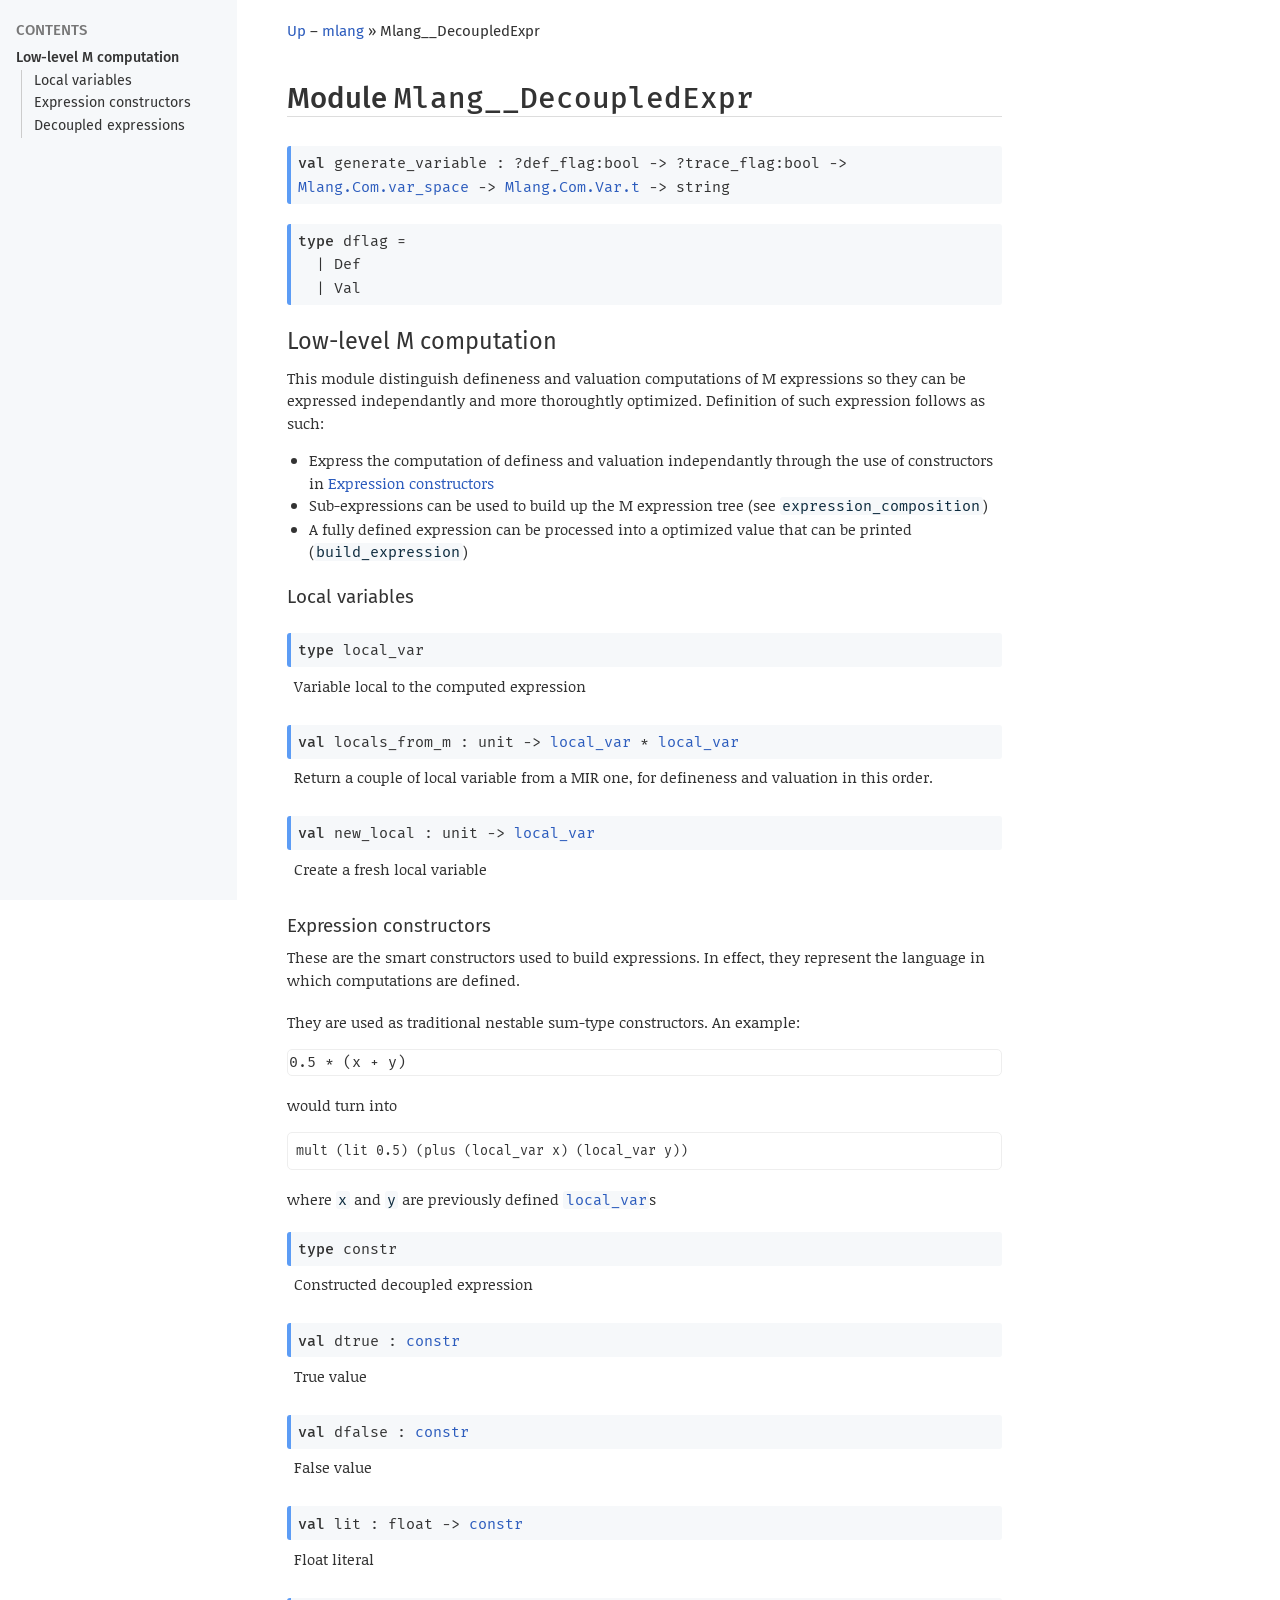
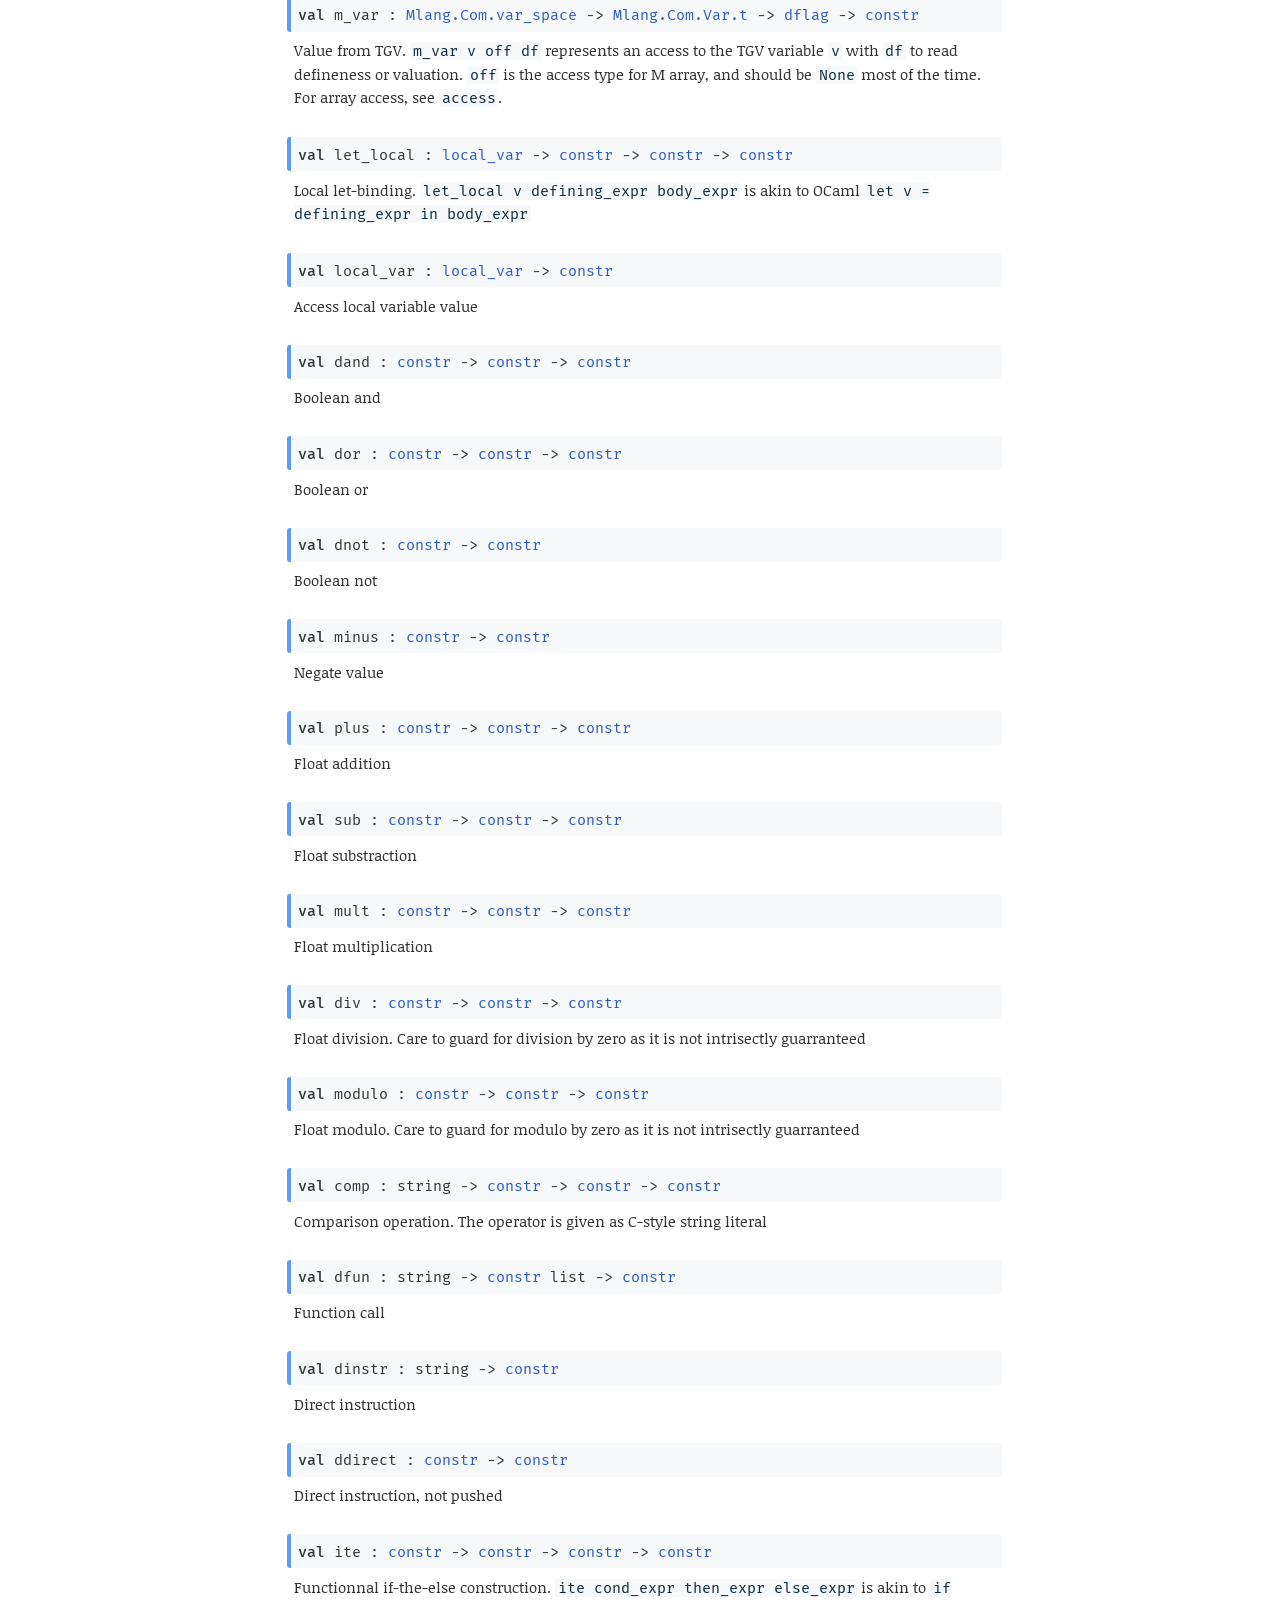
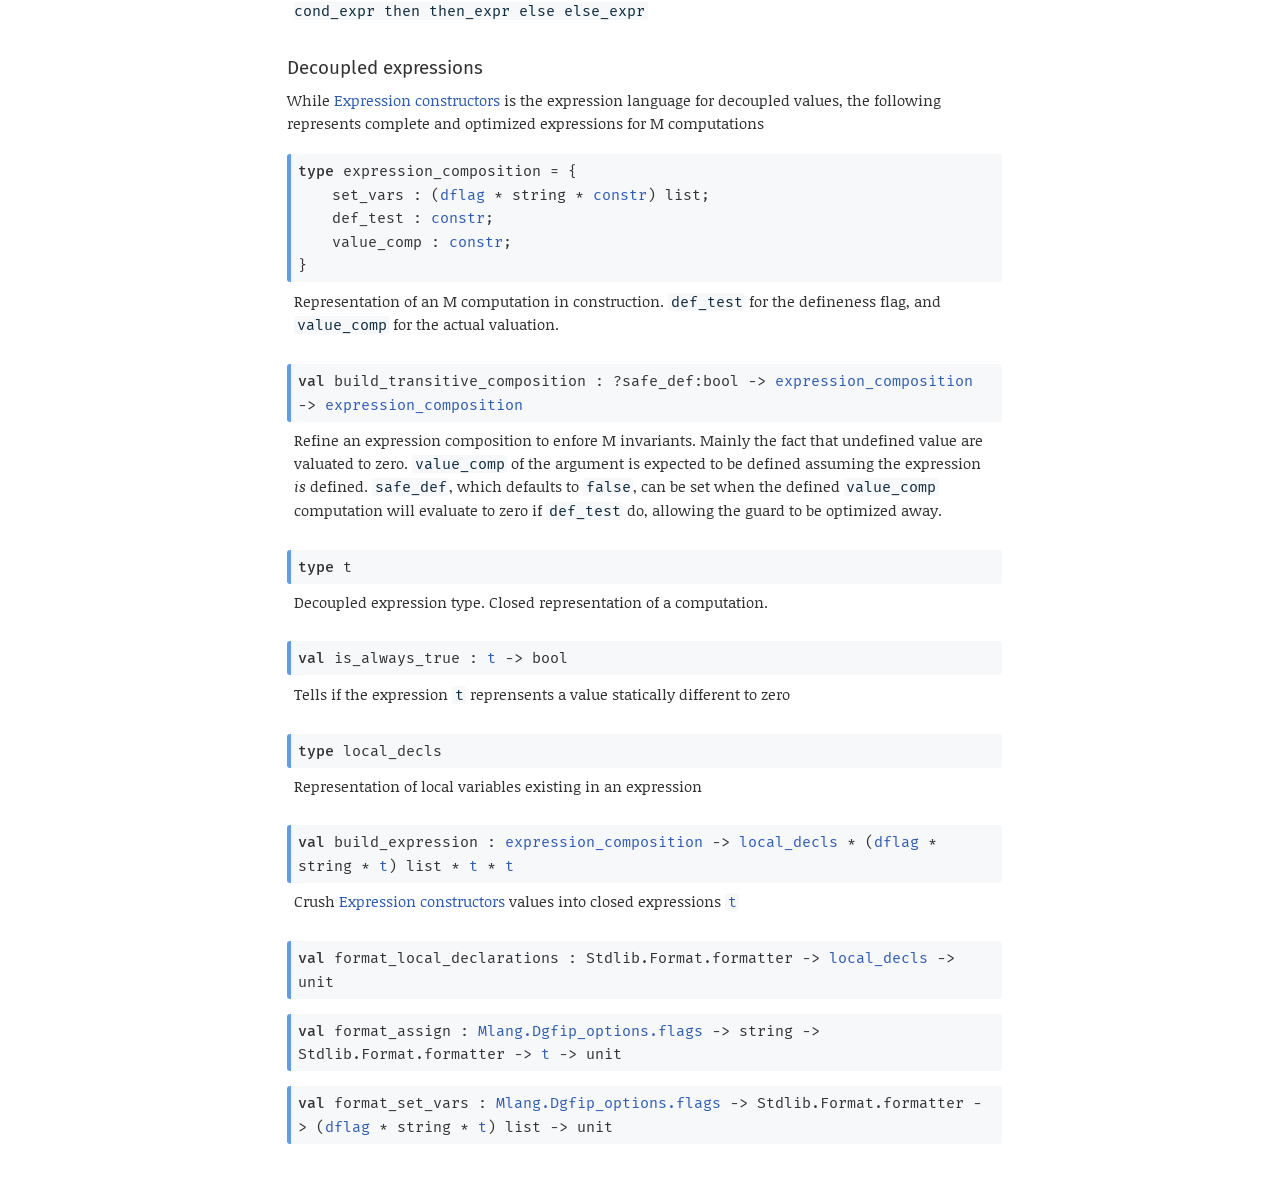
<file: mlang/Mlang__DecoupledExpr/index.html>
<!DOCTYPE html>
<html xmlns="http://www.w3.org/1999/xhtml"><head><title>Mlang__DecoupledExpr (mlang.Mlang__DecoupledExpr)</title><link rel="stylesheet" href="../../odoc.css"/><meta charset="utf-8"/><meta name="generator" content="odoc 1.5.3"/><meta name="viewport" content="width=device-width,initial-scale=1.0"/><script src="../../highlight.pack.js"></script><script>hljs.initHighlightingOnLoad();</script></head><body><div class="content"><header><nav><a href="../index.html">Up</a> – <a href="../index.html">mlang</a> &#x00BB; Mlang__DecoupledExpr</nav><h1>Module <code>Mlang__DecoupledExpr</code></h1><nav class="toc"><ul><li><a href="#low-level-m-computation">Low-level M computation</a><ul><li><a href="#local-variables">Local variables</a></li><li><a href="#constr">Expression constructors</a></li><li><a href="#decoupled-expressions">Decoupled expressions</a></li></ul></li></ul></nav></header><dl><dt class="spec value" id="val-generate_variable"><a href="#val-generate_variable" class="anchor"></a><code><span class="keyword">val</span> generate_variable : <span>?&#8288;def_flag:bool</span> <span>&#45;&gt;</span> <span>?&#8288;trace_flag:bool</span> <span>&#45;&gt;</span> <a href="../Mlang/Com/index.html#type-var_space">Mlang.Com.var_space</a> <span>&#45;&gt;</span> <a href="../Mlang/Com/Var/index.html#type-t">Mlang.Com.Var.t</a> <span>&#45;&gt;</span> string</code></dt></dl><dl><dt class="spec type" id="type-dflag"><a href="#type-dflag" class="anchor"></a><code><span class="keyword">type</span> dflag</code><code> = </code><table class="variant"><tr id="type-dflag.Def" class="anchored"><td class="def constructor"><a href="#type-dflag.Def" class="anchor"></a><code>| </code><code><span class="constructor">Def</span></code></td></tr><tr id="type-dflag.Val" class="anchored"><td class="def constructor"><a href="#type-dflag.Val" class="anchor"></a><code>| </code><code><span class="constructor">Val</span></code></td></tr></table></dt></dl><section><header><h2 id="low-level-m-computation"><a href="#low-level-m-computation" class="anchor"></a>Low-level M computation</h2></header><aside><p>This module distinguish defineness and valuation computations of M expressions so they can be expressed independantly and more thoroughtly optimized. Definition of such expression follows as such:</p><ul><li>Express the computation of definess and valuation independantly through the use of constructors in <a href="index.html#constr"><span>Expression constructors</span></a></li><li>Sub-expressions can be used to build up the M expression tree (see <a href="index.html#type-expression_composition"><code>expression_composition</code></a>)</li><li>A fully defined expression can be processed into a optimized value that can be printed (<a href="index.html#val-build_expression"><code>build_expression</code></a>)</li></ul></aside><section><header><h3 id="local-variables"><a href="#local-variables" class="anchor"></a>Local variables</h3></header><dl><dt class="spec type" id="type-local_var"><a href="#type-local_var" class="anchor"></a><code><span class="keyword">type</span> local_var</code></dt><dd><p>Variable local to the computed expression</p></dd></dl><dl><dt class="spec value" id="val-locals_from_m"><a href="#val-locals_from_m" class="anchor"></a><code><span class="keyword">val</span> locals_from_m : unit <span>&#45;&gt;</span> <a href="index.html#type-local_var">local_var</a> * <a href="index.html#type-local_var">local_var</a></code></dt><dd><p>Return a couple of local variable from a MIR one, for defineness and valuation in this order.</p></dd></dl><dl><dt class="spec value" id="val-new_local"><a href="#val-new_local" class="anchor"></a><code><span class="keyword">val</span> new_local : unit <span>&#45;&gt;</span> <a href="index.html#type-local_var">local_var</a></code></dt><dd><p>Create a fresh local variable</p></dd></dl></section><section><header><h3 id="constr"><a href="#constr" class="anchor"></a>Expression constructors</h3></header><aside><p>These are the smart constructors used to build expressions. In effect, they represent the language in which computations are defined.</p></aside><aside><p>They are used as traditional nestable sum-type constructors. An example:</p><pre>0.5 * (x + y)</pre><p>would turn into</p><pre><code class="ml">mult (lit 0.5) (plus (local_var x) (local_var y)) </code></pre><p>where <code>x</code> and <code>y</code> are previously defined <a href="index.html#type-local_var"><code>local_var</code></a>s</p></aside><dl><dt class="spec type" id="type-constr"><a href="#type-constr" class="anchor"></a><code><span class="keyword">type</span> constr</code></dt><dd><p>Constructed decoupled expression</p></dd></dl><dl><dt class="spec value" id="val-dtrue"><a href="#val-dtrue" class="anchor"></a><code><span class="keyword">val</span> dtrue : <a href="index.html#type-constr">constr</a></code></dt><dd><p>True value</p></dd></dl><dl><dt class="spec value" id="val-dfalse"><a href="#val-dfalse" class="anchor"></a><code><span class="keyword">val</span> dfalse : <a href="index.html#type-constr">constr</a></code></dt><dd><p>False value</p></dd></dl><dl><dt class="spec value" id="val-lit"><a href="#val-lit" class="anchor"></a><code><span class="keyword">val</span> lit : float <span>&#45;&gt;</span> <a href="index.html#type-constr">constr</a></code></dt><dd><p>Float literal</p></dd></dl><dl><dt class="spec value" id="val-m_var"><a href="#val-m_var" class="anchor"></a><code><span class="keyword">val</span> m_var : <a href="../Mlang/Com/index.html#type-var_space">Mlang.Com.var_space</a> <span>&#45;&gt;</span> <a href="../Mlang/Com/Var/index.html#type-t">Mlang.Com.Var.t</a> <span>&#45;&gt;</span> <a href="index.html#type-dflag">dflag</a> <span>&#45;&gt;</span> <a href="index.html#type-constr">constr</a></code></dt><dd><p>Value from TGV. <code>m_var v off df</code> represents an access to the TGV variable <code>v</code> with <code>df</code> to read defineness or valuation. <code>off</code> is the access type for M array, and should be <code>None</code> most of the time. For array access, see <code>access</code>.</p></dd></dl><dl><dt class="spec value" id="val-let_local"><a href="#val-let_local" class="anchor"></a><code><span class="keyword">val</span> let_local : <a href="index.html#type-local_var">local_var</a> <span>&#45;&gt;</span> <a href="index.html#type-constr">constr</a> <span>&#45;&gt;</span> <a href="index.html#type-constr">constr</a> <span>&#45;&gt;</span> <a href="index.html#type-constr">constr</a></code></dt><dd><p>Local let-binding. <code>let_local v defining_expr body_expr</code> is akin to OCaml <code>let v = defining_expr in body_expr</code></p></dd></dl><dl><dt class="spec value" id="val-local_var"><a href="#val-local_var" class="anchor"></a><code><span class="keyword">val</span> local_var : <a href="index.html#type-local_var">local_var</a> <span>&#45;&gt;</span> <a href="index.html#type-constr">constr</a></code></dt><dd><p>Access local variable value</p></dd></dl><dl><dt class="spec value" id="val-dand"><a href="#val-dand" class="anchor"></a><code><span class="keyword">val</span> dand : <a href="index.html#type-constr">constr</a> <span>&#45;&gt;</span> <a href="index.html#type-constr">constr</a> <span>&#45;&gt;</span> <a href="index.html#type-constr">constr</a></code></dt><dd><p>Boolean and</p></dd></dl><dl><dt class="spec value" id="val-dor"><a href="#val-dor" class="anchor"></a><code><span class="keyword">val</span> dor : <a href="index.html#type-constr">constr</a> <span>&#45;&gt;</span> <a href="index.html#type-constr">constr</a> <span>&#45;&gt;</span> <a href="index.html#type-constr">constr</a></code></dt><dd><p>Boolean or</p></dd></dl><dl><dt class="spec value" id="val-dnot"><a href="#val-dnot" class="anchor"></a><code><span class="keyword">val</span> dnot : <a href="index.html#type-constr">constr</a> <span>&#45;&gt;</span> <a href="index.html#type-constr">constr</a></code></dt><dd><p>Boolean not</p></dd></dl><dl><dt class="spec value" id="val-minus"><a href="#val-minus" class="anchor"></a><code><span class="keyword">val</span> minus : <a href="index.html#type-constr">constr</a> <span>&#45;&gt;</span> <a href="index.html#type-constr">constr</a></code></dt><dd><p>Negate value</p></dd></dl><dl><dt class="spec value" id="val-plus"><a href="#val-plus" class="anchor"></a><code><span class="keyword">val</span> plus : <a href="index.html#type-constr">constr</a> <span>&#45;&gt;</span> <a href="index.html#type-constr">constr</a> <span>&#45;&gt;</span> <a href="index.html#type-constr">constr</a></code></dt><dd><p>Float addition</p></dd></dl><dl><dt class="spec value" id="val-sub"><a href="#val-sub" class="anchor"></a><code><span class="keyword">val</span> sub : <a href="index.html#type-constr">constr</a> <span>&#45;&gt;</span> <a href="index.html#type-constr">constr</a> <span>&#45;&gt;</span> <a href="index.html#type-constr">constr</a></code></dt><dd><p>Float substraction</p></dd></dl><dl><dt class="spec value" id="val-mult"><a href="#val-mult" class="anchor"></a><code><span class="keyword">val</span> mult : <a href="index.html#type-constr">constr</a> <span>&#45;&gt;</span> <a href="index.html#type-constr">constr</a> <span>&#45;&gt;</span> <a href="index.html#type-constr">constr</a></code></dt><dd><p>Float multiplication</p></dd></dl><dl><dt class="spec value" id="val-div"><a href="#val-div" class="anchor"></a><code><span class="keyword">val</span> div : <a href="index.html#type-constr">constr</a> <span>&#45;&gt;</span> <a href="index.html#type-constr">constr</a> <span>&#45;&gt;</span> <a href="index.html#type-constr">constr</a></code></dt><dd><p>Float division. Care to guard for division by zero as it is not intrisectly guarranteed</p></dd></dl><dl><dt class="spec value" id="val-modulo"><a href="#val-modulo" class="anchor"></a><code><span class="keyword">val</span> modulo : <a href="index.html#type-constr">constr</a> <span>&#45;&gt;</span> <a href="index.html#type-constr">constr</a> <span>&#45;&gt;</span> <a href="index.html#type-constr">constr</a></code></dt><dd><p>Float modulo. Care to guard for modulo by zero as it is not intrisectly guarranteed</p></dd></dl><dl><dt class="spec value" id="val-comp"><a href="#val-comp" class="anchor"></a><code><span class="keyword">val</span> comp : string <span>&#45;&gt;</span> <a href="index.html#type-constr">constr</a> <span>&#45;&gt;</span> <a href="index.html#type-constr">constr</a> <span>&#45;&gt;</span> <a href="index.html#type-constr">constr</a></code></dt><dd><p>Comparison operation. The operator is given as C-style string literal</p></dd></dl><dl><dt class="spec value" id="val-dfun"><a href="#val-dfun" class="anchor"></a><code><span class="keyword">val</span> dfun : string <span>&#45;&gt;</span> <span><a href="index.html#type-constr">constr</a> list</span> <span>&#45;&gt;</span> <a href="index.html#type-constr">constr</a></code></dt><dd><p>Function call</p></dd></dl><dl><dt class="spec value" id="val-dinstr"><a href="#val-dinstr" class="anchor"></a><code><span class="keyword">val</span> dinstr : string <span>&#45;&gt;</span> <a href="index.html#type-constr">constr</a></code></dt><dd><p>Direct instruction</p></dd></dl><dl><dt class="spec value" id="val-ddirect"><a href="#val-ddirect" class="anchor"></a><code><span class="keyword">val</span> ddirect : <a href="index.html#type-constr">constr</a> <span>&#45;&gt;</span> <a href="index.html#type-constr">constr</a></code></dt><dd><p>Direct instruction, not pushed</p></dd></dl><dl><dt class="spec value" id="val-ite"><a href="#val-ite" class="anchor"></a><code><span class="keyword">val</span> ite : <a href="index.html#type-constr">constr</a> <span>&#45;&gt;</span> <a href="index.html#type-constr">constr</a> <span>&#45;&gt;</span> <a href="index.html#type-constr">constr</a> <span>&#45;&gt;</span> <a href="index.html#type-constr">constr</a></code></dt><dd><p>Functionnal if-the-else construction. <code>ite cond_expr then_expr else_expr</code> is akin to <code>if cond_expr then then_expr else else_expr</code></p></dd></dl></section><section><header><h3 id="decoupled-expressions"><a href="#decoupled-expressions" class="anchor"></a>Decoupled expressions</h3></header><aside><p>While <a href="index.html#constr"><span>Expression constructors</span></a> is the expression language for decoupled values, the following represents complete and optimized expressions for M computations</p></aside><dl><dt class="spec type" id="type-expression_composition"><a href="#type-expression_composition" class="anchor"></a><code><span class="keyword">type</span> expression_composition</code><code> = </code><code>{</code><table class="record"><tr id="type-expression_composition.set_vars" class="anchored"><td class="def field"><a href="#type-expression_composition.set_vars" class="anchor"></a><code>set_vars : <span><span>(<a href="index.html#type-dflag">dflag</a> * string * <a href="index.html#type-constr">constr</a>)</span> list</span>;</code></td></tr><tr id="type-expression_composition.def_test" class="anchored"><td class="def field"><a href="#type-expression_composition.def_test" class="anchor"></a><code>def_test : <a href="index.html#type-constr">constr</a>;</code></td></tr><tr id="type-expression_composition.value_comp" class="anchored"><td class="def field"><a href="#type-expression_composition.value_comp" class="anchor"></a><code>value_comp : <a href="index.html#type-constr">constr</a>;</code></td></tr></table><code>}</code></dt><dd><p>Representation of an M computation in construction. <code>def_test</code> for the defineness flag, and <code>value_comp</code> for the actual valuation.</p></dd></dl><dl><dt class="spec value" id="val-build_transitive_composition"><a href="#val-build_transitive_composition" class="anchor"></a><code><span class="keyword">val</span> build_transitive_composition : <span>?&#8288;safe_def:bool</span> <span>&#45;&gt;</span> <a href="index.html#type-expression_composition">expression_composition</a> <span>&#45;&gt;</span> <a href="index.html#type-expression_composition">expression_composition</a></code></dt><dd><p>Refine an expression composition to enfore M invariants. Mainly the fact that undefined value are valuated to zero. <code>value_comp</code> of the argument is expected to be defined assuming the expression <i>is</i> defined. <code>safe_def</code>, which defaults to <code>false</code>, can be set when the defined <code>value_comp</code> computation will evaluate to zero if <code>def_test</code> do, allowing the guard to be optimized away.</p></dd></dl><dl><dt class="spec type" id="type-t"><a href="#type-t" class="anchor"></a><code><span class="keyword">type</span> t</code></dt><dd><p>Decoupled expression type. Closed representation of a computation.</p></dd></dl><dl><dt class="spec value" id="val-is_always_true"><a href="#val-is_always_true" class="anchor"></a><code><span class="keyword">val</span> is_always_true : <a href="index.html#type-t">t</a> <span>&#45;&gt;</span> bool</code></dt><dd><p>Tells if the expression <code>t</code> reprensents a value statically different to zero</p></dd></dl><dl><dt class="spec type" id="type-local_decls"><a href="#type-local_decls" class="anchor"></a><code><span class="keyword">type</span> local_decls</code></dt><dd><p>Representation of local variables existing in an expression</p></dd></dl><dl><dt class="spec value" id="val-build_expression"><a href="#val-build_expression" class="anchor"></a><code><span class="keyword">val</span> build_expression : <a href="index.html#type-expression_composition">expression_composition</a> <span>&#45;&gt;</span> <a href="index.html#type-local_decls">local_decls</a> * <span><span>(<a href="index.html#type-dflag">dflag</a> * string * <a href="index.html#type-t">t</a>)</span> list</span> * <a href="index.html#type-t">t</a> * <a href="index.html#type-t">t</a></code></dt><dd><p>Crush <a href="index.html#constr"><span>Expression constructors</span></a> values into closed expressions <a href="index.html#type-t"><code>t</code></a></p></dd></dl><dl><dt class="spec value" id="val-format_local_declarations"><a href="#val-format_local_declarations" class="anchor"></a><code><span class="keyword">val</span> format_local_declarations : Stdlib.Format.formatter <span>&#45;&gt;</span> <a href="index.html#type-local_decls">local_decls</a> <span>&#45;&gt;</span> unit</code></dt><dt class="spec value" id="val-format_assign"><a href="#val-format_assign" class="anchor"></a><code><span class="keyword">val</span> format_assign : <a href="../Mlang/Dgfip_options/index.html#type-flags">Mlang.Dgfip_options.flags</a> <span>&#45;&gt;</span> string <span>&#45;&gt;</span> Stdlib.Format.formatter <span>&#45;&gt;</span> <a href="index.html#type-t">t</a> <span>&#45;&gt;</span> unit</code></dt><dt class="spec value" id="val-format_set_vars"><a href="#val-format_set_vars" class="anchor"></a><code><span class="keyword">val</span> format_set_vars : <a href="../Mlang/Dgfip_options/index.html#type-flags">Mlang.Dgfip_options.flags</a> <span>&#45;&gt;</span> Stdlib.Format.formatter <span>&#45;&gt;</span> <span><span>(<a href="index.html#type-dflag">dflag</a> * string * <a href="index.html#type-t">t</a>)</span> list</span> <span>&#45;&gt;</span> unit</code></dt></dl></section></section></div></body></html>
</file>
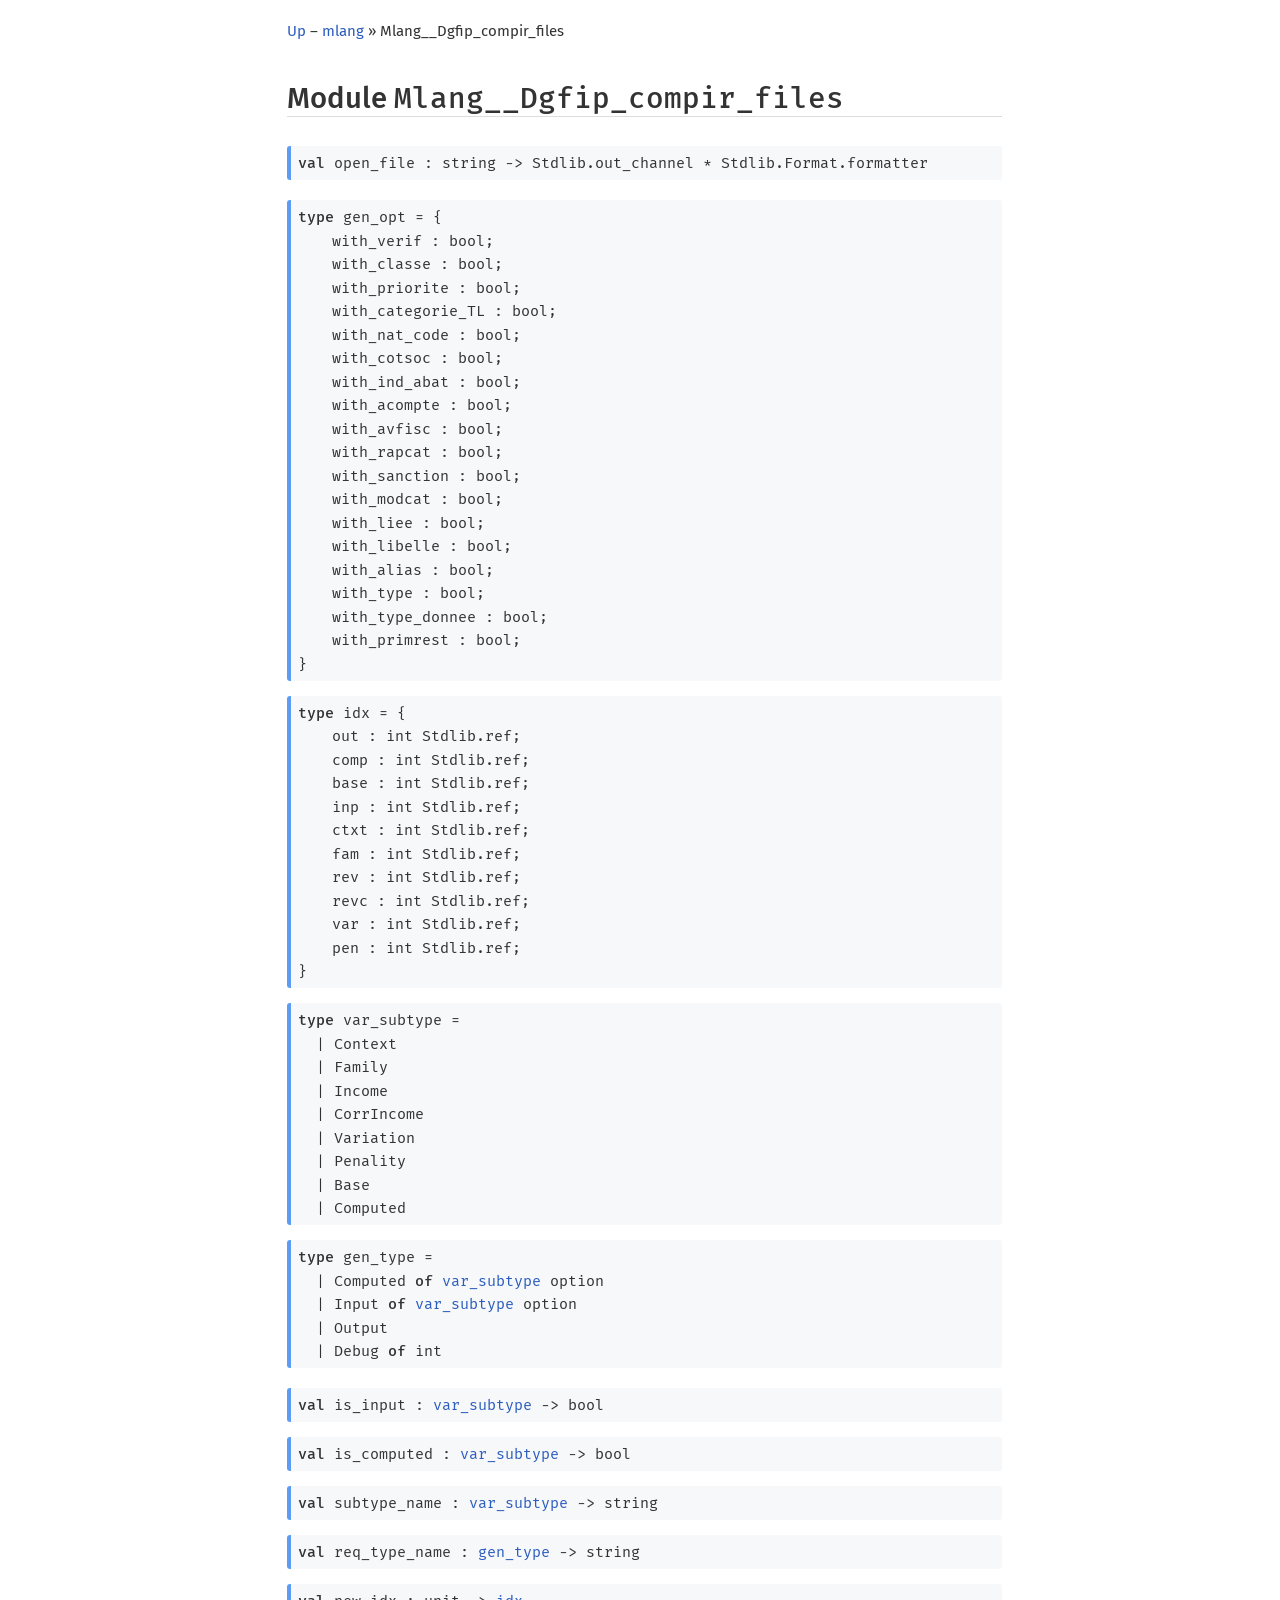
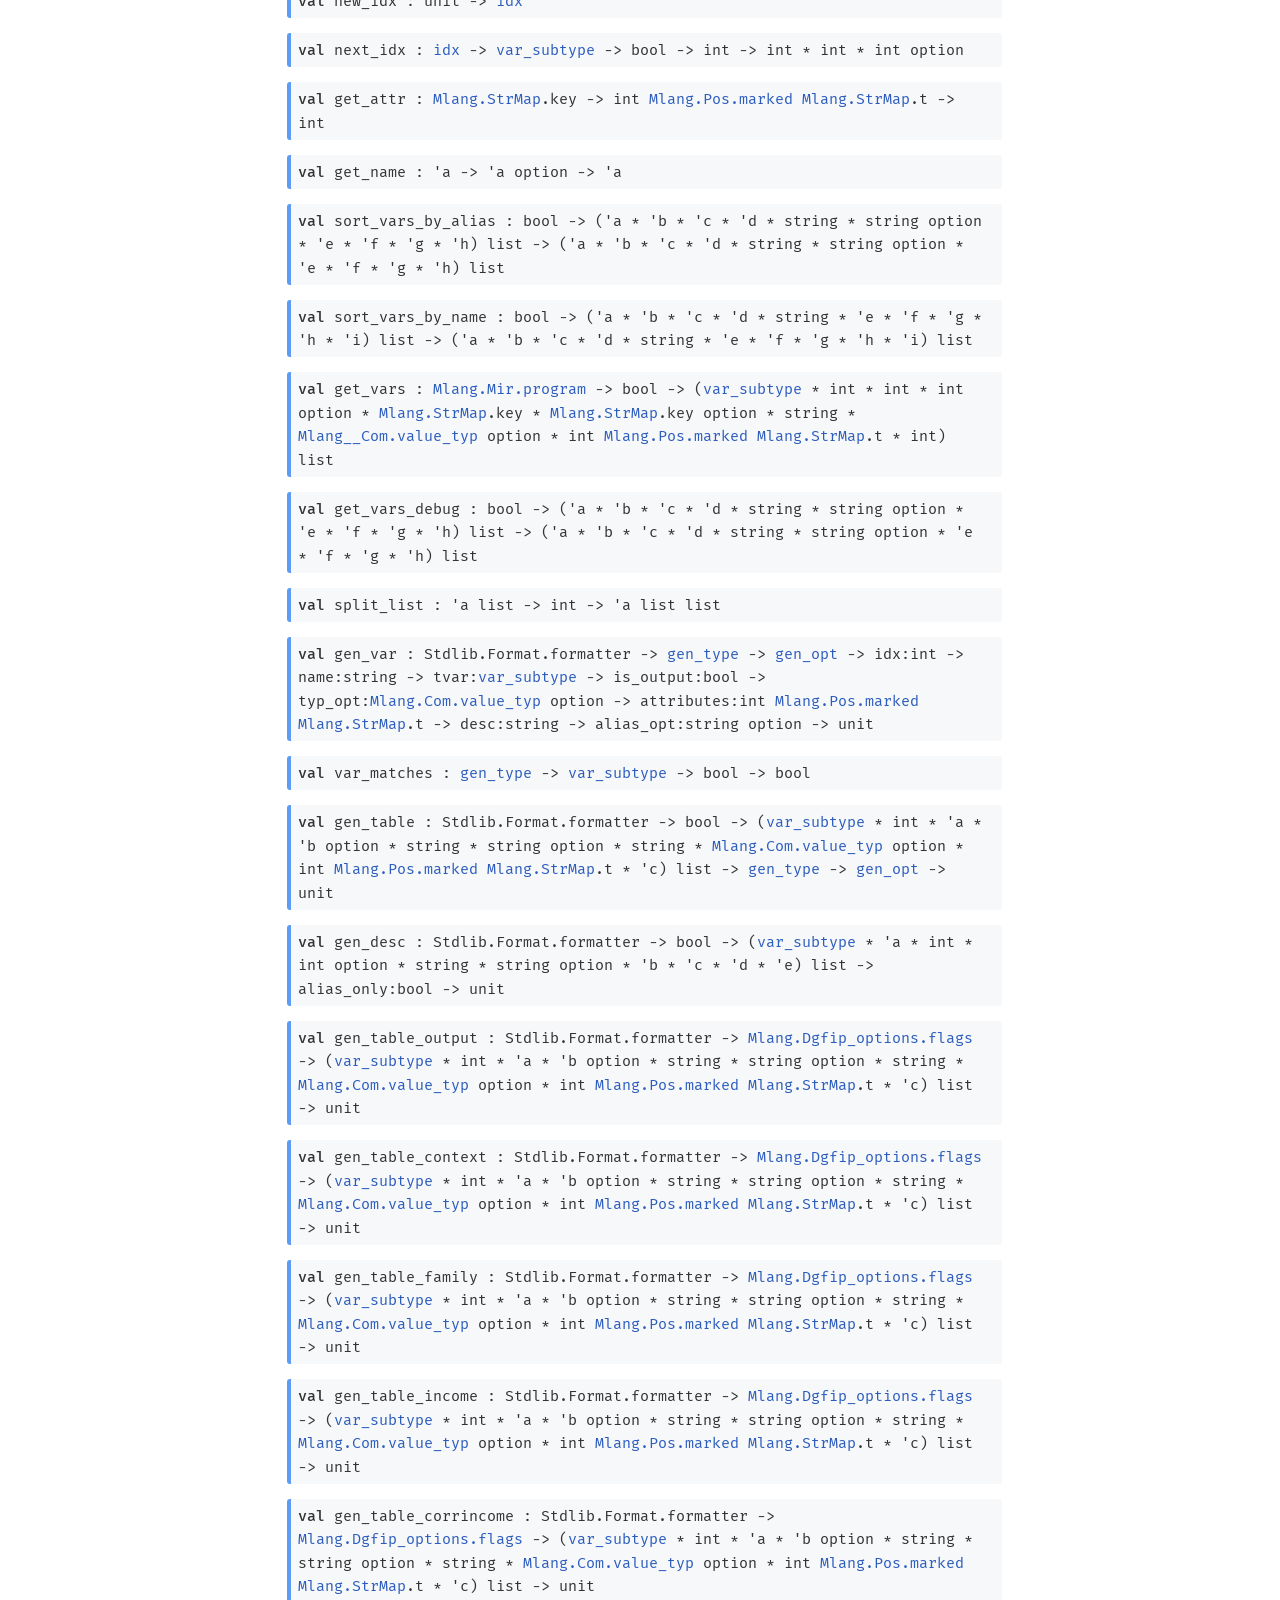
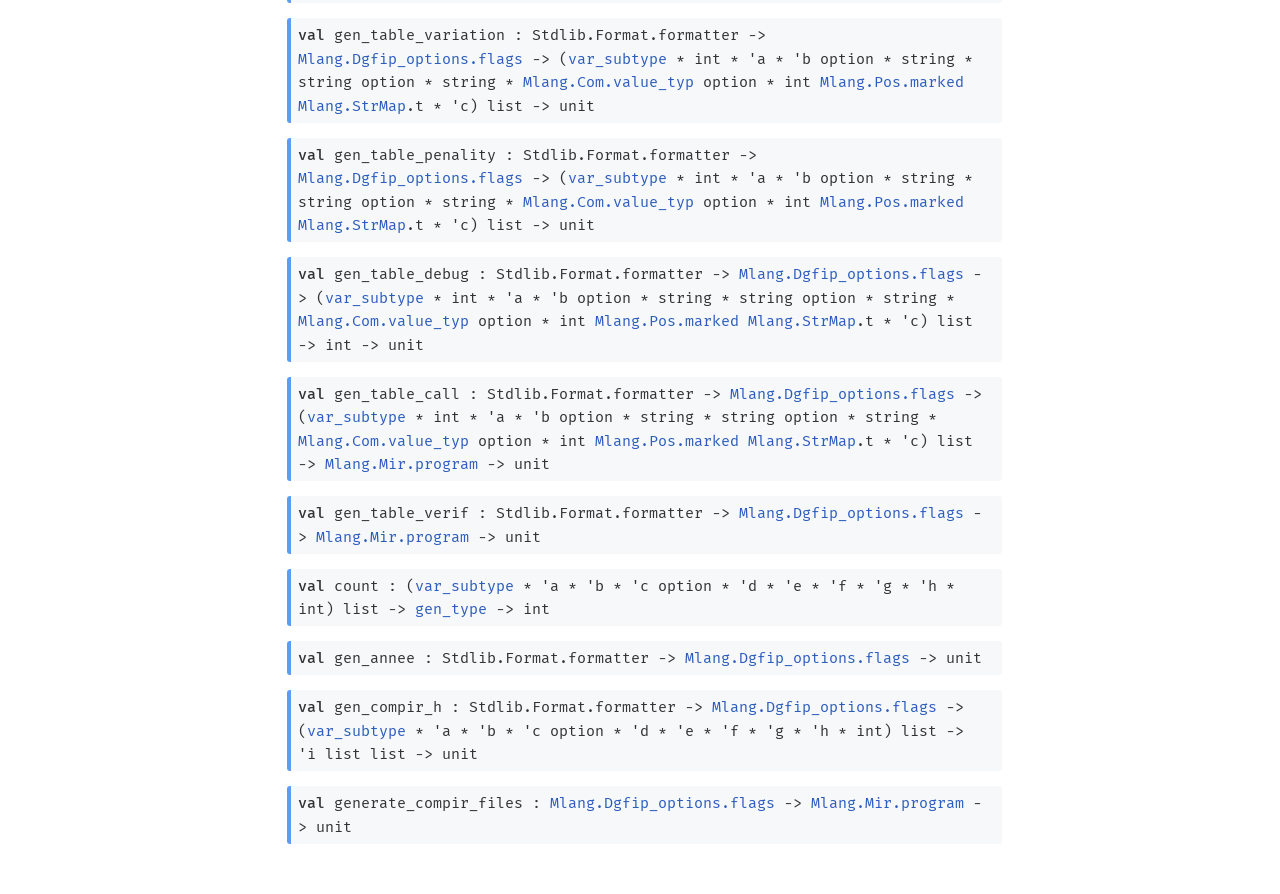
<file: mlang/Mlang__Dgfip_compir_files/index.html>
<!DOCTYPE html>
<html xmlns="http://www.w3.org/1999/xhtml"><head><title>Mlang__Dgfip_compir_files (mlang.Mlang__Dgfip_compir_files)</title><link rel="stylesheet" href="../../odoc.css"/><meta charset="utf-8"/><meta name="generator" content="odoc 1.5.3"/><meta name="viewport" content="width=device-width,initial-scale=1.0"/><script src="../../highlight.pack.js"></script><script>hljs.initHighlightingOnLoad();</script></head><body><div class="content"><header><nav><a href="../index.html">Up</a> – <a href="../index.html">mlang</a> &#x00BB; Mlang__Dgfip_compir_files</nav><h1>Module <code>Mlang__Dgfip_compir_files</code></h1></header><dl><dt class="spec value" id="val-open_file"><a href="#val-open_file" class="anchor"></a><code><span class="keyword">val</span> open_file : string <span>&#45;&gt;</span> Stdlib.out_channel * Stdlib.Format.formatter</code></dt></dl><dl><dt class="spec type" id="type-gen_opt"><a href="#type-gen_opt" class="anchor"></a><code><span class="keyword">type</span> gen_opt</code><code> = </code><code>{</code><table class="record"><tr id="type-gen_opt.with_verif" class="anchored"><td class="def field"><a href="#type-gen_opt.with_verif" class="anchor"></a><code>with_verif : bool;</code></td></tr><tr id="type-gen_opt.with_classe" class="anchored"><td class="def field"><a href="#type-gen_opt.with_classe" class="anchor"></a><code>with_classe : bool;</code></td></tr><tr id="type-gen_opt.with_priorite" class="anchored"><td class="def field"><a href="#type-gen_opt.with_priorite" class="anchor"></a><code>with_priorite : bool;</code></td></tr><tr id="type-gen_opt.with_categorie_TL" class="anchored"><td class="def field"><a href="#type-gen_opt.with_categorie_TL" class="anchor"></a><code>with_categorie_TL : bool;</code></td></tr><tr id="type-gen_opt.with_nat_code" class="anchored"><td class="def field"><a href="#type-gen_opt.with_nat_code" class="anchor"></a><code>with_nat_code : bool;</code></td></tr><tr id="type-gen_opt.with_cotsoc" class="anchored"><td class="def field"><a href="#type-gen_opt.with_cotsoc" class="anchor"></a><code>with_cotsoc : bool;</code></td></tr><tr id="type-gen_opt.with_ind_abat" class="anchored"><td class="def field"><a href="#type-gen_opt.with_ind_abat" class="anchor"></a><code>with_ind_abat : bool;</code></td></tr><tr id="type-gen_opt.with_acompte" class="anchored"><td class="def field"><a href="#type-gen_opt.with_acompte" class="anchor"></a><code>with_acompte : bool;</code></td></tr><tr id="type-gen_opt.with_avfisc" class="anchored"><td class="def field"><a href="#type-gen_opt.with_avfisc" class="anchor"></a><code>with_avfisc : bool;</code></td></tr><tr id="type-gen_opt.with_rapcat" class="anchored"><td class="def field"><a href="#type-gen_opt.with_rapcat" class="anchor"></a><code>with_rapcat : bool;</code></td></tr><tr id="type-gen_opt.with_sanction" class="anchored"><td class="def field"><a href="#type-gen_opt.with_sanction" class="anchor"></a><code>with_sanction : bool;</code></td></tr><tr id="type-gen_opt.with_modcat" class="anchored"><td class="def field"><a href="#type-gen_opt.with_modcat" class="anchor"></a><code>with_modcat : bool;</code></td></tr><tr id="type-gen_opt.with_liee" class="anchored"><td class="def field"><a href="#type-gen_opt.with_liee" class="anchor"></a><code>with_liee : bool;</code></td></tr><tr id="type-gen_opt.with_libelle" class="anchored"><td class="def field"><a href="#type-gen_opt.with_libelle" class="anchor"></a><code>with_libelle : bool;</code></td></tr><tr id="type-gen_opt.with_alias" class="anchored"><td class="def field"><a href="#type-gen_opt.with_alias" class="anchor"></a><code>with_alias : bool;</code></td></tr><tr id="type-gen_opt.with_type" class="anchored"><td class="def field"><a href="#type-gen_opt.with_type" class="anchor"></a><code>with_type : bool;</code></td></tr><tr id="type-gen_opt.with_type_donnee" class="anchored"><td class="def field"><a href="#type-gen_opt.with_type_donnee" class="anchor"></a><code>with_type_donnee : bool;</code></td></tr><tr id="type-gen_opt.with_primrest" class="anchored"><td class="def field"><a href="#type-gen_opt.with_primrest" class="anchor"></a><code>with_primrest : bool;</code></td></tr></table><code>}</code></dt><dt class="spec type" id="type-idx"><a href="#type-idx" class="anchor"></a><code><span class="keyword">type</span> idx</code><code> = </code><code>{</code><table class="record"><tr id="type-idx.out" class="anchored"><td class="def field"><a href="#type-idx.out" class="anchor"></a><code>out : <span>int Stdlib.ref</span>;</code></td></tr><tr id="type-idx.comp" class="anchored"><td class="def field"><a href="#type-idx.comp" class="anchor"></a><code>comp : <span>int Stdlib.ref</span>;</code></td></tr><tr id="type-idx.base" class="anchored"><td class="def field"><a href="#type-idx.base" class="anchor"></a><code>base : <span>int Stdlib.ref</span>;</code></td></tr><tr id="type-idx.inp" class="anchored"><td class="def field"><a href="#type-idx.inp" class="anchor"></a><code>inp : <span>int Stdlib.ref</span>;</code></td></tr><tr id="type-idx.ctxt" class="anchored"><td class="def field"><a href="#type-idx.ctxt" class="anchor"></a><code>ctxt : <span>int Stdlib.ref</span>;</code></td></tr><tr id="type-idx.fam" class="anchored"><td class="def field"><a href="#type-idx.fam" class="anchor"></a><code>fam : <span>int Stdlib.ref</span>;</code></td></tr><tr id="type-idx.rev" class="anchored"><td class="def field"><a href="#type-idx.rev" class="anchor"></a><code>rev : <span>int Stdlib.ref</span>;</code></td></tr><tr id="type-idx.revc" class="anchored"><td class="def field"><a href="#type-idx.revc" class="anchor"></a><code>revc : <span>int Stdlib.ref</span>;</code></td></tr><tr id="type-idx.var" class="anchored"><td class="def field"><a href="#type-idx.var" class="anchor"></a><code>var : <span>int Stdlib.ref</span>;</code></td></tr><tr id="type-idx.pen" class="anchored"><td class="def field"><a href="#type-idx.pen" class="anchor"></a><code>pen : <span>int Stdlib.ref</span>;</code></td></tr></table><code>}</code></dt><dt class="spec type" id="type-var_subtype"><a href="#type-var_subtype" class="anchor"></a><code><span class="keyword">type</span> var_subtype</code><code> = </code><table class="variant"><tr id="type-var_subtype.Context" class="anchored"><td class="def constructor"><a href="#type-var_subtype.Context" class="anchor"></a><code>| </code><code><span class="constructor">Context</span></code></td></tr><tr id="type-var_subtype.Family" class="anchored"><td class="def constructor"><a href="#type-var_subtype.Family" class="anchor"></a><code>| </code><code><span class="constructor">Family</span></code></td></tr><tr id="type-var_subtype.Income" class="anchored"><td class="def constructor"><a href="#type-var_subtype.Income" class="anchor"></a><code>| </code><code><span class="constructor">Income</span></code></td></tr><tr id="type-var_subtype.CorrIncome" class="anchored"><td class="def constructor"><a href="#type-var_subtype.CorrIncome" class="anchor"></a><code>| </code><code><span class="constructor">CorrIncome</span></code></td></tr><tr id="type-var_subtype.Variation" class="anchored"><td class="def constructor"><a href="#type-var_subtype.Variation" class="anchor"></a><code>| </code><code><span class="constructor">Variation</span></code></td></tr><tr id="type-var_subtype.Penality" class="anchored"><td class="def constructor"><a href="#type-var_subtype.Penality" class="anchor"></a><code>| </code><code><span class="constructor">Penality</span></code></td></tr><tr id="type-var_subtype.Base" class="anchored"><td class="def constructor"><a href="#type-var_subtype.Base" class="anchor"></a><code>| </code><code><span class="constructor">Base</span></code></td></tr><tr id="type-var_subtype.Computed" class="anchored"><td class="def constructor"><a href="#type-var_subtype.Computed" class="anchor"></a><code>| </code><code><span class="constructor">Computed</span></code></td></tr></table></dt><dt class="spec type" id="type-gen_type"><a href="#type-gen_type" class="anchor"></a><code><span class="keyword">type</span> gen_type</code><code> = </code><table class="variant"><tr id="type-gen_type.Computed" class="anchored"><td class="def constructor"><a href="#type-gen_type.Computed" class="anchor"></a><code>| </code><code><span class="constructor">Computed</span> <span class="keyword">of</span> <span><a href="index.html#type-var_subtype">var_subtype</a> option</span></code></td></tr><tr id="type-gen_type.Input" class="anchored"><td class="def constructor"><a href="#type-gen_type.Input" class="anchor"></a><code>| </code><code><span class="constructor">Input</span> <span class="keyword">of</span> <span><a href="index.html#type-var_subtype">var_subtype</a> option</span></code></td></tr><tr id="type-gen_type.Output" class="anchored"><td class="def constructor"><a href="#type-gen_type.Output" class="anchor"></a><code>| </code><code><span class="constructor">Output</span></code></td></tr><tr id="type-gen_type.Debug" class="anchored"><td class="def constructor"><a href="#type-gen_type.Debug" class="anchor"></a><code>| </code><code><span class="constructor">Debug</span> <span class="keyword">of</span> int</code></td></tr></table></dt></dl><dl><dt class="spec value" id="val-is_input"><a href="#val-is_input" class="anchor"></a><code><span class="keyword">val</span> is_input : <a href="index.html#type-var_subtype">var_subtype</a> <span>&#45;&gt;</span> bool</code></dt><dt class="spec value" id="val-is_computed"><a href="#val-is_computed" class="anchor"></a><code><span class="keyword">val</span> is_computed : <a href="index.html#type-var_subtype">var_subtype</a> <span>&#45;&gt;</span> bool</code></dt><dt class="spec value" id="val-subtype_name"><a href="#val-subtype_name" class="anchor"></a><code><span class="keyword">val</span> subtype_name : <a href="index.html#type-var_subtype">var_subtype</a> <span>&#45;&gt;</span> string</code></dt><dt class="spec value" id="val-req_type_name"><a href="#val-req_type_name" class="anchor"></a><code><span class="keyword">val</span> req_type_name : <a href="index.html#type-gen_type">gen_type</a> <span>&#45;&gt;</span> string</code></dt><dt class="spec value" id="val-new_idx"><a href="#val-new_idx" class="anchor"></a><code><span class="keyword">val</span> new_idx : unit <span>&#45;&gt;</span> <a href="index.html#type-idx">idx</a></code></dt><dt class="spec value" id="val-next_idx"><a href="#val-next_idx" class="anchor"></a><code><span class="keyword">val</span> next_idx : <a href="index.html#type-idx">idx</a> <span>&#45;&gt;</span> <a href="index.html#type-var_subtype">var_subtype</a> <span>&#45;&gt;</span> bool <span>&#45;&gt;</span> int <span>&#45;&gt;</span> int * int * <span>int option</span></code></dt><dt class="spec value" id="val-get_attr"><a href="#val-get_attr" class="anchor"></a><code><span class="keyword">val</span> get_attr : <a href="../Mlang/index.html#module-StrMap">Mlang.StrMap</a>.key <span>&#45;&gt;</span> <span><span>int <a href="../Mlang/Pos/index.html#type-marked">Mlang.Pos.marked</a></span> <a href="../Mlang/index.html#module-StrMap">Mlang.StrMap</a>.t</span> <span>&#45;&gt;</span> int</code></dt><dt class="spec value" id="val-get_name"><a href="#val-get_name" class="anchor"></a><code><span class="keyword">val</span> get_name : <span class="type-var">'a</span> <span>&#45;&gt;</span> <span><span class="type-var">'a</span> option</span> <span>&#45;&gt;</span> <span class="type-var">'a</span></code></dt><dt class="spec value" id="val-sort_vars_by_alias"><a href="#val-sort_vars_by_alias" class="anchor"></a><code><span class="keyword">val</span> sort_vars_by_alias : bool <span>&#45;&gt;</span> <span><span>(<span class="type-var">'a</span> * <span class="type-var">'b</span> * <span class="type-var">'c</span> * <span class="type-var">'d</span> * string * <span>string option</span> * <span class="type-var">'e</span> * <span class="type-var">'f</span> * <span class="type-var">'g</span> * <span class="type-var">'h</span>)</span> list</span> <span>&#45;&gt;</span> <span><span>(<span class="type-var">'a</span> * <span class="type-var">'b</span> * <span class="type-var">'c</span> * <span class="type-var">'d</span> * string * <span>string option</span> * <span class="type-var">'e</span> * <span class="type-var">'f</span> * <span class="type-var">'g</span> * <span class="type-var">'h</span>)</span> list</span></code></dt><dt class="spec value" id="val-sort_vars_by_name"><a href="#val-sort_vars_by_name" class="anchor"></a><code><span class="keyword">val</span> sort_vars_by_name : bool <span>&#45;&gt;</span> <span><span>(<span class="type-var">'a</span> * <span class="type-var">'b</span> * <span class="type-var">'c</span> * <span class="type-var">'d</span> * string * <span class="type-var">'e</span> * <span class="type-var">'f</span> * <span class="type-var">'g</span> * <span class="type-var">'h</span> * <span class="type-var">'i</span>)</span> list</span> <span>&#45;&gt;</span> <span><span>(<span class="type-var">'a</span> * <span class="type-var">'b</span> * <span class="type-var">'c</span> * <span class="type-var">'d</span> * string * <span class="type-var">'e</span> * <span class="type-var">'f</span> * <span class="type-var">'g</span> * <span class="type-var">'h</span> * <span class="type-var">'i</span>)</span> list</span></code></dt><dt class="spec value" id="val-get_vars"><a href="#val-get_vars" class="anchor"></a><code><span class="keyword">val</span> get_vars : <a href="../Mlang/Mir/index.html#type-program">Mlang.Mir.program</a> <span>&#45;&gt;</span> bool <span>&#45;&gt;</span> <span><span>(<a href="index.html#type-var_subtype">var_subtype</a> * int * int * <span>int option</span> * <a href="../Mlang/index.html#module-StrMap">Mlang.StrMap</a>.key * <span><a href="../Mlang/index.html#module-StrMap">Mlang.StrMap</a>.key option</span> * string * <span><a href="../Mlang__Com/index.html#type-value_typ">Mlang__Com.value_typ</a> option</span> * <span><span>int <a href="../Mlang/Pos/index.html#type-marked">Mlang.Pos.marked</a></span> <a href="../Mlang/index.html#module-StrMap">Mlang.StrMap</a>.t</span> * int)</span> list</span></code></dt><dt class="spec value" id="val-get_vars_debug"><a href="#val-get_vars_debug" class="anchor"></a><code><span class="keyword">val</span> get_vars_debug : bool <span>&#45;&gt;</span> <span><span>(<span class="type-var">'a</span> * <span class="type-var">'b</span> * <span class="type-var">'c</span> * <span class="type-var">'d</span> * string * <span>string option</span> * <span class="type-var">'e</span> * <span class="type-var">'f</span> * <span class="type-var">'g</span> * <span class="type-var">'h</span>)</span> list</span> <span>&#45;&gt;</span> <span><span>(<span class="type-var">'a</span> * <span class="type-var">'b</span> * <span class="type-var">'c</span> * <span class="type-var">'d</span> * string * <span>string option</span> * <span class="type-var">'e</span> * <span class="type-var">'f</span> * <span class="type-var">'g</span> * <span class="type-var">'h</span>)</span> list</span></code></dt><dt class="spec value" id="val-split_list"><a href="#val-split_list" class="anchor"></a><code><span class="keyword">val</span> split_list : <span><span class="type-var">'a</span> list</span> <span>&#45;&gt;</span> int <span>&#45;&gt;</span> <span><span><span class="type-var">'a</span> list</span> list</span></code></dt><dt class="spec value" id="val-gen_var"><a href="#val-gen_var" class="anchor"></a><code><span class="keyword">val</span> gen_var : Stdlib.Format.formatter <span>&#45;&gt;</span> <a href="index.html#type-gen_type">gen_type</a> <span>&#45;&gt;</span> <a href="index.html#type-gen_opt">gen_opt</a> <span>&#45;&gt;</span> <span>idx:int</span> <span>&#45;&gt;</span> <span>name:string</span> <span>&#45;&gt;</span> <span>tvar:<a href="index.html#type-var_subtype">var_subtype</a></span> <span>&#45;&gt;</span> <span>is_output:bool</span> <span>&#45;&gt;</span> <span>typ_opt:<span><a href="../Mlang/Com/index.html#type-value_typ">Mlang.Com.value_typ</a> option</span></span> <span>&#45;&gt;</span> <span>attributes:<span><span>int <a href="../Mlang/Pos/index.html#type-marked">Mlang.Pos.marked</a></span> <a href="../Mlang/index.html#module-StrMap">Mlang.StrMap</a>.t</span></span> <span>&#45;&gt;</span> <span>desc:string</span> <span>&#45;&gt;</span> <span>alias_opt:<span>string option</span></span> <span>&#45;&gt;</span> unit</code></dt><dt class="spec value" id="val-var_matches"><a href="#val-var_matches" class="anchor"></a><code><span class="keyword">val</span> var_matches : <a href="index.html#type-gen_type">gen_type</a> <span>&#45;&gt;</span> <a href="index.html#type-var_subtype">var_subtype</a> <span>&#45;&gt;</span> bool <span>&#45;&gt;</span> bool</code></dt><dt class="spec value" id="val-gen_table"><a href="#val-gen_table" class="anchor"></a><code><span class="keyword">val</span> gen_table : Stdlib.Format.formatter <span>&#45;&gt;</span> bool <span>&#45;&gt;</span> <span><span>(<a href="index.html#type-var_subtype">var_subtype</a> * int * <span class="type-var">'a</span> * <span><span class="type-var">'b</span> option</span> * string * <span>string option</span> * string * <span><a href="../Mlang/Com/index.html#type-value_typ">Mlang.Com.value_typ</a> option</span> * <span><span>int <a href="../Mlang/Pos/index.html#type-marked">Mlang.Pos.marked</a></span> <a href="../Mlang/index.html#module-StrMap">Mlang.StrMap</a>.t</span> * <span class="type-var">'c</span>)</span> list</span> <span>&#45;&gt;</span> <a href="index.html#type-gen_type">gen_type</a> <span>&#45;&gt;</span> <a href="index.html#type-gen_opt">gen_opt</a> <span>&#45;&gt;</span> unit</code></dt><dt class="spec value" id="val-gen_desc"><a href="#val-gen_desc" class="anchor"></a><code><span class="keyword">val</span> gen_desc : Stdlib.Format.formatter <span>&#45;&gt;</span> bool <span>&#45;&gt;</span> <span><span>(<a href="index.html#type-var_subtype">var_subtype</a> * <span class="type-var">'a</span> * int * <span>int option</span> * string * <span>string option</span> * <span class="type-var">'b</span> * <span class="type-var">'c</span> * <span class="type-var">'d</span> * <span class="type-var">'e</span>)</span> list</span> <span>&#45;&gt;</span> <span>alias_only:bool</span> <span>&#45;&gt;</span> unit</code></dt><dt class="spec value" id="val-gen_table_output"><a href="#val-gen_table_output" class="anchor"></a><code><span class="keyword">val</span> gen_table_output : Stdlib.Format.formatter <span>&#45;&gt;</span> <a href="../Mlang/Dgfip_options/index.html#type-flags">Mlang.Dgfip_options.flags</a> <span>&#45;&gt;</span> <span><span>(<a href="index.html#type-var_subtype">var_subtype</a> * int * <span class="type-var">'a</span> * <span><span class="type-var">'b</span> option</span> * string * <span>string option</span> * string * <span><a href="../Mlang/Com/index.html#type-value_typ">Mlang.Com.value_typ</a> option</span> * <span><span>int <a href="../Mlang/Pos/index.html#type-marked">Mlang.Pos.marked</a></span> <a href="../Mlang/index.html#module-StrMap">Mlang.StrMap</a>.t</span> * <span class="type-var">'c</span>)</span> list</span> <span>&#45;&gt;</span> unit</code></dt><dt class="spec value" id="val-gen_table_context"><a href="#val-gen_table_context" class="anchor"></a><code><span class="keyword">val</span> gen_table_context : Stdlib.Format.formatter <span>&#45;&gt;</span> <a href="../Mlang/Dgfip_options/index.html#type-flags">Mlang.Dgfip_options.flags</a> <span>&#45;&gt;</span> <span><span>(<a href="index.html#type-var_subtype">var_subtype</a> * int * <span class="type-var">'a</span> * <span><span class="type-var">'b</span> option</span> * string * <span>string option</span> * string * <span><a href="../Mlang/Com/index.html#type-value_typ">Mlang.Com.value_typ</a> option</span> * <span><span>int <a href="../Mlang/Pos/index.html#type-marked">Mlang.Pos.marked</a></span> <a href="../Mlang/index.html#module-StrMap">Mlang.StrMap</a>.t</span> * <span class="type-var">'c</span>)</span> list</span> <span>&#45;&gt;</span> unit</code></dt><dt class="spec value" id="val-gen_table_family"><a href="#val-gen_table_family" class="anchor"></a><code><span class="keyword">val</span> gen_table_family : Stdlib.Format.formatter <span>&#45;&gt;</span> <a href="../Mlang/Dgfip_options/index.html#type-flags">Mlang.Dgfip_options.flags</a> <span>&#45;&gt;</span> <span><span>(<a href="index.html#type-var_subtype">var_subtype</a> * int * <span class="type-var">'a</span> * <span><span class="type-var">'b</span> option</span> * string * <span>string option</span> * string * <span><a href="../Mlang/Com/index.html#type-value_typ">Mlang.Com.value_typ</a> option</span> * <span><span>int <a href="../Mlang/Pos/index.html#type-marked">Mlang.Pos.marked</a></span> <a href="../Mlang/index.html#module-StrMap">Mlang.StrMap</a>.t</span> * <span class="type-var">'c</span>)</span> list</span> <span>&#45;&gt;</span> unit</code></dt><dt class="spec value" id="val-gen_table_income"><a href="#val-gen_table_income" class="anchor"></a><code><span class="keyword">val</span> gen_table_income : Stdlib.Format.formatter <span>&#45;&gt;</span> <a href="../Mlang/Dgfip_options/index.html#type-flags">Mlang.Dgfip_options.flags</a> <span>&#45;&gt;</span> <span><span>(<a href="index.html#type-var_subtype">var_subtype</a> * int * <span class="type-var">'a</span> * <span><span class="type-var">'b</span> option</span> * string * <span>string option</span> * string * <span><a href="../Mlang/Com/index.html#type-value_typ">Mlang.Com.value_typ</a> option</span> * <span><span>int <a href="../Mlang/Pos/index.html#type-marked">Mlang.Pos.marked</a></span> <a href="../Mlang/index.html#module-StrMap">Mlang.StrMap</a>.t</span> * <span class="type-var">'c</span>)</span> list</span> <span>&#45;&gt;</span> unit</code></dt><dt class="spec value" id="val-gen_table_corrincome"><a href="#val-gen_table_corrincome" class="anchor"></a><code><span class="keyword">val</span> gen_table_corrincome : Stdlib.Format.formatter <span>&#45;&gt;</span> <a href="../Mlang/Dgfip_options/index.html#type-flags">Mlang.Dgfip_options.flags</a> <span>&#45;&gt;</span> <span><span>(<a href="index.html#type-var_subtype">var_subtype</a> * int * <span class="type-var">'a</span> * <span><span class="type-var">'b</span> option</span> * string * <span>string option</span> * string * <span><a href="../Mlang/Com/index.html#type-value_typ">Mlang.Com.value_typ</a> option</span> * <span><span>int <a href="../Mlang/Pos/index.html#type-marked">Mlang.Pos.marked</a></span> <a href="../Mlang/index.html#module-StrMap">Mlang.StrMap</a>.t</span> * <span class="type-var">'c</span>)</span> list</span> <span>&#45;&gt;</span> unit</code></dt><dt class="spec value" id="val-gen_table_variation"><a href="#val-gen_table_variation" class="anchor"></a><code><span class="keyword">val</span> gen_table_variation : Stdlib.Format.formatter <span>&#45;&gt;</span> <a href="../Mlang/Dgfip_options/index.html#type-flags">Mlang.Dgfip_options.flags</a> <span>&#45;&gt;</span> <span><span>(<a href="index.html#type-var_subtype">var_subtype</a> * int * <span class="type-var">'a</span> * <span><span class="type-var">'b</span> option</span> * string * <span>string option</span> * string * <span><a href="../Mlang/Com/index.html#type-value_typ">Mlang.Com.value_typ</a> option</span> * <span><span>int <a href="../Mlang/Pos/index.html#type-marked">Mlang.Pos.marked</a></span> <a href="../Mlang/index.html#module-StrMap">Mlang.StrMap</a>.t</span> * <span class="type-var">'c</span>)</span> list</span> <span>&#45;&gt;</span> unit</code></dt><dt class="spec value" id="val-gen_table_penality"><a href="#val-gen_table_penality" class="anchor"></a><code><span class="keyword">val</span> gen_table_penality : Stdlib.Format.formatter <span>&#45;&gt;</span> <a href="../Mlang/Dgfip_options/index.html#type-flags">Mlang.Dgfip_options.flags</a> <span>&#45;&gt;</span> <span><span>(<a href="index.html#type-var_subtype">var_subtype</a> * int * <span class="type-var">'a</span> * <span><span class="type-var">'b</span> option</span> * string * <span>string option</span> * string * <span><a href="../Mlang/Com/index.html#type-value_typ">Mlang.Com.value_typ</a> option</span> * <span><span>int <a href="../Mlang/Pos/index.html#type-marked">Mlang.Pos.marked</a></span> <a href="../Mlang/index.html#module-StrMap">Mlang.StrMap</a>.t</span> * <span class="type-var">'c</span>)</span> list</span> <span>&#45;&gt;</span> unit</code></dt><dt class="spec value" id="val-gen_table_debug"><a href="#val-gen_table_debug" class="anchor"></a><code><span class="keyword">val</span> gen_table_debug : Stdlib.Format.formatter <span>&#45;&gt;</span> <a href="../Mlang/Dgfip_options/index.html#type-flags">Mlang.Dgfip_options.flags</a> <span>&#45;&gt;</span> <span><span>(<a href="index.html#type-var_subtype">var_subtype</a> * int * <span class="type-var">'a</span> * <span><span class="type-var">'b</span> option</span> * string * <span>string option</span> * string * <span><a href="../Mlang/Com/index.html#type-value_typ">Mlang.Com.value_typ</a> option</span> * <span><span>int <a href="../Mlang/Pos/index.html#type-marked">Mlang.Pos.marked</a></span> <a href="../Mlang/index.html#module-StrMap">Mlang.StrMap</a>.t</span> * <span class="type-var">'c</span>)</span> list</span> <span>&#45;&gt;</span> int <span>&#45;&gt;</span> unit</code></dt><dt class="spec value" id="val-gen_table_call"><a href="#val-gen_table_call" class="anchor"></a><code><span class="keyword">val</span> gen_table_call : Stdlib.Format.formatter <span>&#45;&gt;</span> <a href="../Mlang/Dgfip_options/index.html#type-flags">Mlang.Dgfip_options.flags</a> <span>&#45;&gt;</span> <span><span>(<a href="index.html#type-var_subtype">var_subtype</a> * int * <span class="type-var">'a</span> * <span><span class="type-var">'b</span> option</span> * string * <span>string option</span> * string * <span><a href="../Mlang/Com/index.html#type-value_typ">Mlang.Com.value_typ</a> option</span> * <span><span>int <a href="../Mlang/Pos/index.html#type-marked">Mlang.Pos.marked</a></span> <a href="../Mlang/index.html#module-StrMap">Mlang.StrMap</a>.t</span> * <span class="type-var">'c</span>)</span> list</span> <span>&#45;&gt;</span> <a href="../Mlang/Mir/index.html#type-program">Mlang.Mir.program</a> <span>&#45;&gt;</span> unit</code></dt><dt class="spec value" id="val-gen_table_verif"><a href="#val-gen_table_verif" class="anchor"></a><code><span class="keyword">val</span> gen_table_verif : Stdlib.Format.formatter <span>&#45;&gt;</span> <a href="../Mlang/Dgfip_options/index.html#type-flags">Mlang.Dgfip_options.flags</a> <span>&#45;&gt;</span> <a href="../Mlang/Mir/index.html#type-program">Mlang.Mir.program</a> <span>&#45;&gt;</span> unit</code></dt><dt class="spec value" id="val-count"><a href="#val-count" class="anchor"></a><code><span class="keyword">val</span> count : <span><span>(<a href="index.html#type-var_subtype">var_subtype</a> * <span class="type-var">'a</span> * <span class="type-var">'b</span> * <span><span class="type-var">'c</span> option</span> * <span class="type-var">'d</span> * <span class="type-var">'e</span> * <span class="type-var">'f</span> * <span class="type-var">'g</span> * <span class="type-var">'h</span> * int)</span> list</span> <span>&#45;&gt;</span> <a href="index.html#type-gen_type">gen_type</a> <span>&#45;&gt;</span> int</code></dt><dt class="spec value" id="val-gen_annee"><a href="#val-gen_annee" class="anchor"></a><code><span class="keyword">val</span> gen_annee : Stdlib.Format.formatter <span>&#45;&gt;</span> <a href="../Mlang/Dgfip_options/index.html#type-flags">Mlang.Dgfip_options.flags</a> <span>&#45;&gt;</span> unit</code></dt><dt class="spec value" id="val-gen_compir_h"><a href="#val-gen_compir_h" class="anchor"></a><code><span class="keyword">val</span> gen_compir_h : Stdlib.Format.formatter <span>&#45;&gt;</span> <a href="../Mlang/Dgfip_options/index.html#type-flags">Mlang.Dgfip_options.flags</a> <span>&#45;&gt;</span> <span><span>(<a href="index.html#type-var_subtype">var_subtype</a> * <span class="type-var">'a</span> * <span class="type-var">'b</span> * <span><span class="type-var">'c</span> option</span> * <span class="type-var">'d</span> * <span class="type-var">'e</span> * <span class="type-var">'f</span> * <span class="type-var">'g</span> * <span class="type-var">'h</span> * int)</span> list</span> <span>&#45;&gt;</span> <span><span><span class="type-var">'i</span> list</span> list</span> <span>&#45;&gt;</span> unit</code></dt><dt class="spec value" id="val-generate_compir_files"><a href="#val-generate_compir_files" class="anchor"></a><code><span class="keyword">val</span> generate_compir_files : <a href="../Mlang/Dgfip_options/index.html#type-flags">Mlang.Dgfip_options.flags</a> <span>&#45;&gt;</span> <a href="../Mlang/Mir/index.html#type-program">Mlang.Mir.program</a> <span>&#45;&gt;</span> unit</code></dt></dl></div></body></html>
</file>
<file: odoc.css>
@charset "UTF-8";
/* Copyright (c) 2016 The odoc contributors. All rights reserved.
   Distributed under the ISC license, see terms at the end of the file.
   odoc 1.5.3 */

/* Fonts */
@import url('https://fonts.googleapis.com/css?family=Fira+Mono:400,500');
@import url('https://fonts.googleapis.com/css?family=Noticia+Text:400,400i,700');
@import url('https://fonts.googleapis.com/css?family=Fira+Sans:400,400i,500,500i,600,600i,700,700i');


/* Reset a few things. */

html, body, div, span, applet, object, iframe, h1, h2, h3, h4, h5, h6, p, blockquote, pre, a, abbr, acronym, address, big, cite, code, del, dfn, em, img, ins, kbd, q, s, samp, small, strike, strong, sub, sup, tt, var, b, u, i, center, dl, dt, dd, ol, ul, li, fieldset, form, label, legend, table, caption, tbody, tfoot, thead, tr, th, td, article, aside, canvas, details, embed, figure, figcaption, footer, header, hgroup, menu, nav, output, ruby, section, summary, time, mark, audio, video {
  margin: 0;
  padding: 0;
  border: 0;
  font-size: inherit;
  font: inherit;
  line-height: inherit;
  vertical-align: baseline;
  text-align: inherit;
  color: inherit;
  background: transparent;
}

table {
  border-collapse: collapse;
  border-spacing: 0;
}

*, *:before, *:after {
  box-sizing: border-box;
}

html {
  font-size: 15px;
}

body {
  font-family: "Fira Sans", Helvetica, Arial, sans-serif;
  text-align: left;
  color: #333;
  background: #FFFFFF;
}

.content {
  max-width: 90ex;
  margin-left: calc(10vw + 20ex);
  margin-right: 4ex;
  margin-top: 20px;
  margin-bottom: 50px;
  font-family: "Noticia Text", Georgia, serif;
  line-height: 1.5;
}

.content>header {
  margin-bottom: 30px;
}

.content>header nav {
  font-family: "Fira Sans", Helvetica, Arial, sans-serif;
}

/* Basic markup elements */

b, strong {
  font-weight: 500;
}

i, em {
  font-style: italic;
}

sup {
  vertical-align: super;
}

sub {
  vertical-align: sub;
}

sup, sub {
  font-size: 12px;
  line-height: 0;
  margin-left: 0.2ex;
}

pre {
  margin-top: 0.8em;
  margin-bottom: 1.2em;
}

p, ul, ol {
  margin-top: 0.5em;
  margin-bottom: 1em;
}
ul, ol {
  list-style-position: outside
}

ul>li {
  margin-left: 22px;
}

ol>li {
  margin-left: 27.2px;
}

li>*:first-child {
  margin-top: 0
}

/* Text alignements, this should be forbidden. */

.left {
  text-align: left;
}

.right {
  text-align: right;
}

.center {
  text-align: center;
}

/* Links and anchors */

a {
  text-decoration: none;
  color: #2C5CBD;
}

a:hover {
  box-shadow: 0 1px 0 0 #2C5CBD;
}

/* Linked highlight */
*:target {
  background-color: rgba(187,239,253,0.3) !important;
  box-shadow: 0 0px 0 1px rgba(187,239,253,0.8) !important;
  border-radius: 1px;
}

*:hover>a.anchor {
  visibility: visible;
}

a.anchor:before {
  content: "#"
}

a.anchor:hover {
  box-shadow: none;
  text-decoration: none;
  color: #555;
}

a.anchor {
  visibility: hidden;
  position: absolute;
  /* top: 0px; */
  /* margin-left: -3ex; */
  margin-left: -1.3em;
  font-weight: normal;
  font-style: normal;
  padding-right: 0.4em;
  padding-left: 0.4em;
  /* To remain selectable */
  color: #d5d5d5;
}

.spec > a.anchor {
  margin-left: -2.3em;
  padding-right: 0.9em;
}

.xref-unresolved {
  color: #2C5CBD;
}
.xref-unresolved:hover {
  box-shadow: 0 1px 0 0 #CC6666;
}

/* Section and document divisions.
   Until at least 4.03 many of the modules of the stdlib start at .h7,
   we restart the sequence there like h2  */

h1, h2, h3, h4, h5, h6, .h7, .h8, .h9, .h10 {
  font-family: "Fira Sans", Helvetica, Arial, sans-serif;
  font-weight: 400;
  margin: 0.5em 0 0.5em 0;
  padding-top: 0.1em;
  line-height: 1.2;
  overflow-wrap: break-word;
}

h1 {
  font-weight: 500;
  font-size: 2.441em;
  margin-top: 1.214em;
}

h1 {
  font-weight: 500;
  font-size: 1.953em;
  box-shadow: 0 1px 0 0 #ddd;
}

h2 {
  font-size: 1.563em;
}

h3 {
  font-size: 1.25em;
}

small, .font_small {
  font-size: 0.8em;
}

h1 code, h1 tt {
  font-size: inherit;
  font-weight: inherit;
}

h2 code, h2 tt {
  font-size: inherit;
  font-weight: inherit;
}

h3 code, h3 tt {
  font-size: inherit;
  font-weight: inherit;
}

h3 code, h3 tt {
  font-size: inherit;
  font-weight: inherit;
}

h4 {
  font-size: 1.12em;
}


/* Preformatted and code */

tt, code, pre {
  font-family: "Fira Mono", courier;
  font-weight: 400;
}

pre {
  padding: 0.1em;
  border: 1px solid #eee;
  border-radius: 5px;
  overflow-x: auto;
}

p code, li code {
  background-color: #f6f8fa;
  color: #0d2b3e;
  border-radius: 3px;
  padding: 0 0.3ex;
}

p a > code {
  color: #2C5CBD;
}

/* Code blocks (e.g. Examples) */

pre code {
  font-size: 0.893rem;
}

/* Code lexemes */

.keyword {
  font-weight: 500;
}

/* Module member specification */

.spec:not(.include), .spec.include details summary {
  background-color: #f6f8fa;
  border-radius: 3px;
  border-left: 4px solid #5c9cf5;
  border-right: 5px solid transparent;
  padding: 0.35em 0.5em;
}

.spec.include details summary:hover {
  background-color: #ebeff2;
}

dl, div.spec, .doc, aside {
  margin-bottom: 20px;
}

dl > dd {
  padding: 0.5em;
}

dd> :first-child {
  margin-top: 0;
}

dl:last-child, dd> :last-child, aside:last-child, article:last-child {
  margin-bottom: 0;
}

dt+dt {
  margin-top: 15px;
}

section+section, section > header + dl {
  margin-top: 25px;
}

.spec.type .variant {
  margin-left: 2ch;
}
.spec.type .variant p {
  margin: 0;
  font-style: italic;
}
.spec.type .record {
  margin-left: 2ch;
}
.spec.type .record p {
  margin: 0;
  font-style: italic;
}

div.def {
  margin-top: 0;
  text-indent: -2ex;
  padding-left: 2ex;
}

div.def+div.doc {
  margin-left: 1ex;
  margin-top: 2.5px
}

div.doc>*:first-child {
  margin-top: 0;
}

/* The elements other than heading should be wrapped in <aside> elements. */
/* heading, body>p, body>ul, body>ol, h3, h4, body>pre { */
/*   margin-bottom: 30px; */
/* } */

/* Collapsible inlined include and module */

.spec.include details {
  position: relative;
}

.spec.include details:after {
  z-index: -100;
  display: block;
  content: " ";
  position: absolute;
  border-radius: 0 1ex 1ex 0;
  right: -20px;
  top: 1px;
  bottom: 1px;
  width: 15px;
  background: rgba(0, 4, 15, 0.05);
  box-shadow: 0 0px 0 1px rgba(204, 204, 204, 0.53);
}

.spec.include details summary {
  position: relative;
  margin-bottom: 20px;
  cursor: pointer;
  outline: none;
}

/* FIXME: Does not work in Firefox. */
details summary::-webkit-details-marker {
  color: #888;
  transform: scaleX(-1);
  position: absolute;
  top: calc(50% - 5px);
  height: 11px;
  right: -29px;
}

/* Records and variants FIXME */

div.def table {
  text-indent: 0em;
  padding: 0;
  margin-left: -2ex;
}

td.def {
  padding-right: 2ex
}

.record td.def {
  padding-left: 2ex;
}

td.doc *:first-child {
  margin-top: 0em
}

/* @ tags */

ul.at-tag {
  list-style-type: none;
  margin-left: 0;
  padding: 0;
}

ul.at-tag li {
  margin-left: 0;
  padding: 0;
}

ul.at-tag li p:first-child {
  margin-top: 0
}

/* FIXME remove */

span.at-tag {
  font-weight: bold
}

.at-tag.deprecated {
  font-weight: normal;
  color: crimson
}

.at-tag.raise {
  font-weight: bold;
}

/* FIXME random other things to review. */

.heading {
  margin-top: 10px;
  border-bottom: solid;
  border-width: 1px;
  border-color: #DDD;
  text-align: right;
  font-weight: normal;
  font-style: italic;
}

.heading+.sig {
  margin-top: -20px;
}

.heading+.parameters {
  margin-top: -20px;
}

/* Odig package index */

.by-name ol, .by-tag ol, .errors ol {
  list-style-type: none;
  margin-left: 0;
}

.by-name ol ol, .by-tag ol ol {
  margin-top: 0;
  margin-bottom: 0
}

.by-name li, .by-tag li, .errors li {
  margin-left: 0;
}

.by-name .version {
  font-size: 10px;
  color: #AAA
}

.by-name nav {
  margin-bottom: 10px
}

.by-name nav a {
  text-transform: uppercase;
  font-size: 18px;
  margin-right: 1ex;
  color: #222;
  display: inline-block;
}

.by-tag nav a {
  margin-right: 1ex;
  color: #222;
  display: inline-block;
}

.by-tag>ol>li {
  margin-top: 10px;
}

.by-tag>ol>li>span, .by-tag>ol>li>ol, .by-tag>ol>li>ol>li {
  display: inline-block;
  margin-right: 1ex;
}

/* Odig package page */

.package nav {
  display: inline;
  font-size: 14px;
  font-weight: normal;
}

.package .version {
  font-size: 14px;
}

h1+.modules, h1+.sel {
  margin-top: 10px
}

.sel {
  font-weight: normal;
  font-style: italic;
  font-size: 14px;
  margin-top: 20px;
}

.sel+.modules {
  margin-top: 10px;
  margin-bottom: 20px;
  margin-left: 1ex;
}

.modules {
  margin: 0;
}

.modules .module {
  min-width: 8ex;
  padding-right: 2ex
}

.package.info {
  margin: 0;
}

.package.info td:first-child {
  font-style: italic;
  padding-right: 2ex;
}

.package.info ul {
  list-style-type: none;
  display: inline;
  margin: 0;
}

.package.info li {
  display: inline-block;
  margin: 0;
  margin-right: 1ex;
}

#info-authors li, #info-maintainers li {
  display: block;
}

/* Sidebar and TOC */

.toc:before {
  display: block;
  content: "Contents";
  text-transform: uppercase;
  font-size: 1em;
  margin: 1.414em 0 0.5em;
  font-weight: 500;
  color: #777;
  line-height: 1.2;
}

.toc {
  position: fixed;
  top: 0px;
  bottom: 0px;
  left: 0px;
  max-width: 30ex;
  min-width: 26ex;
  width: 20%;
  background: #f6f8fa;
  overflow: auto;
  color: #1F2D3D;
  padding-left: 2ex;
  padding-right: 2ex;
}

.toc ul li a {
  font-family: "Fira Sans", sans-serif;
  font-size: 0.95em;
  color: #333;
  font-weight: 400;
  line-height: 1.6em;
  display: block;
}

.toc ul li a:hover {
  box-shadow: none;
  text-decoration: underline;
}

/* First level titles */

.toc>ul>li>a {
  font-weight: 500;
}

.toc li ul {
  margin: 0px;
}

.toc ul {
  list-style-type: none;
}

.toc ul li {
  margin: 0;
}
.toc>ul>li {
  margin-bottom: 0.3em;
}

.toc ul li li {
  border-left: 1px solid #ccc;
  margin-left: 5px;
  padding-left: 12px;
}

/* Mobile adjustements. */

@media only screen and (max-width: 95ex) {
  .content {
    margin: auto;
    padding: 2.0em;
  }
  .toc {
    position: static;
    width: auto;
    min-width: unset;
    max-width: unset;
    border: none;
    padding: 0.2em 1em;
    border-radius: 5px;
  }
}

/* Print adjustements. */

@media print {
  body {
    color: black;
    background: white;
  }
  body nav:first-child {
    visibility: hidden;
  }
}

/* Syntax highlighting (based on github-gist) */

.hljs {
  display: block;
  background: white;
  padding: 0.5em;
  color: #333333;
  overflow-x: auto;
}

.hljs-comment,
.hljs-meta {
  color: #969896;
}

.hljs-string,
.hljs-variable,
.hljs-template-variable,
.hljs-strong,
.hljs-emphasis,
.hljs-quote {
  color: #df5000;
}

.hljs-keyword,
.hljs-selector-tag {
  color: #a71d5d;
}

.hljs-type,
.hljs-class .hljs-title {
  color: #458;
  font-weight: 500;
}

.hljs-literal,
.hljs-symbol,
.hljs-bullet,
.hljs-attribute {
  color: #0086b3;
}

.hljs-section,
.hljs-name {
  color: #63a35c;
}

.hljs-tag {
  color: #333333;
}

.hljs-attr,
.hljs-selector-id,
.hljs-selector-class,
.hljs-selector-attr,
.hljs-selector-pseudo {
  color: #795da3;
}

.hljs-addition {
  color: #55a532;
  background-color: #eaffea;
}

.hljs-deletion {
  color: #bd2c00;
  background-color: #ffecec;
}

.hljs-link {
  text-decoration: underline;
}

/*---------------------------------------------------------------------------
   Copyright (c) 2016 The odoc contributors

   Permission to use, copy, modify, and/or distribute this software for any
   purpose with or without fee is hereby granted, provided that the above
   copyright notice and this permission notice appear in all copies.

   THE SOFTWARE IS PROVIDED "AS IS" AND THE AUTHOR DISCLAIMS ALL WARRANTIES
   WITH REGARD TO THIS SOFTWARE INCLUDING ALL IMPLIED WARRANTIES OF
   MERCHANTABILITY AND FITNESS. IN NO EVENT SHALL THE AUTHOR BE LIABLE FOR
   ANY SPECIAL, DIRECT, INDIRECT, OR CONSEQUENTIAL DAMAGES OR ANY DAMAGES
   WHATSOEVER RESULTING FROM LOSS OF USE, DATA OR PROFITS, WHETHER IN AN
   ACTION OF CONTRACT, NEGLIGENCE OR OTHER TORTIOUS ACTION, ARISING OUT OF
   OR IN CONNECTION WITH THE USE OR PERFORMANCE OF THIS SOFTWARE.
  ---------------------------------------------------------------------------*/
</file>
